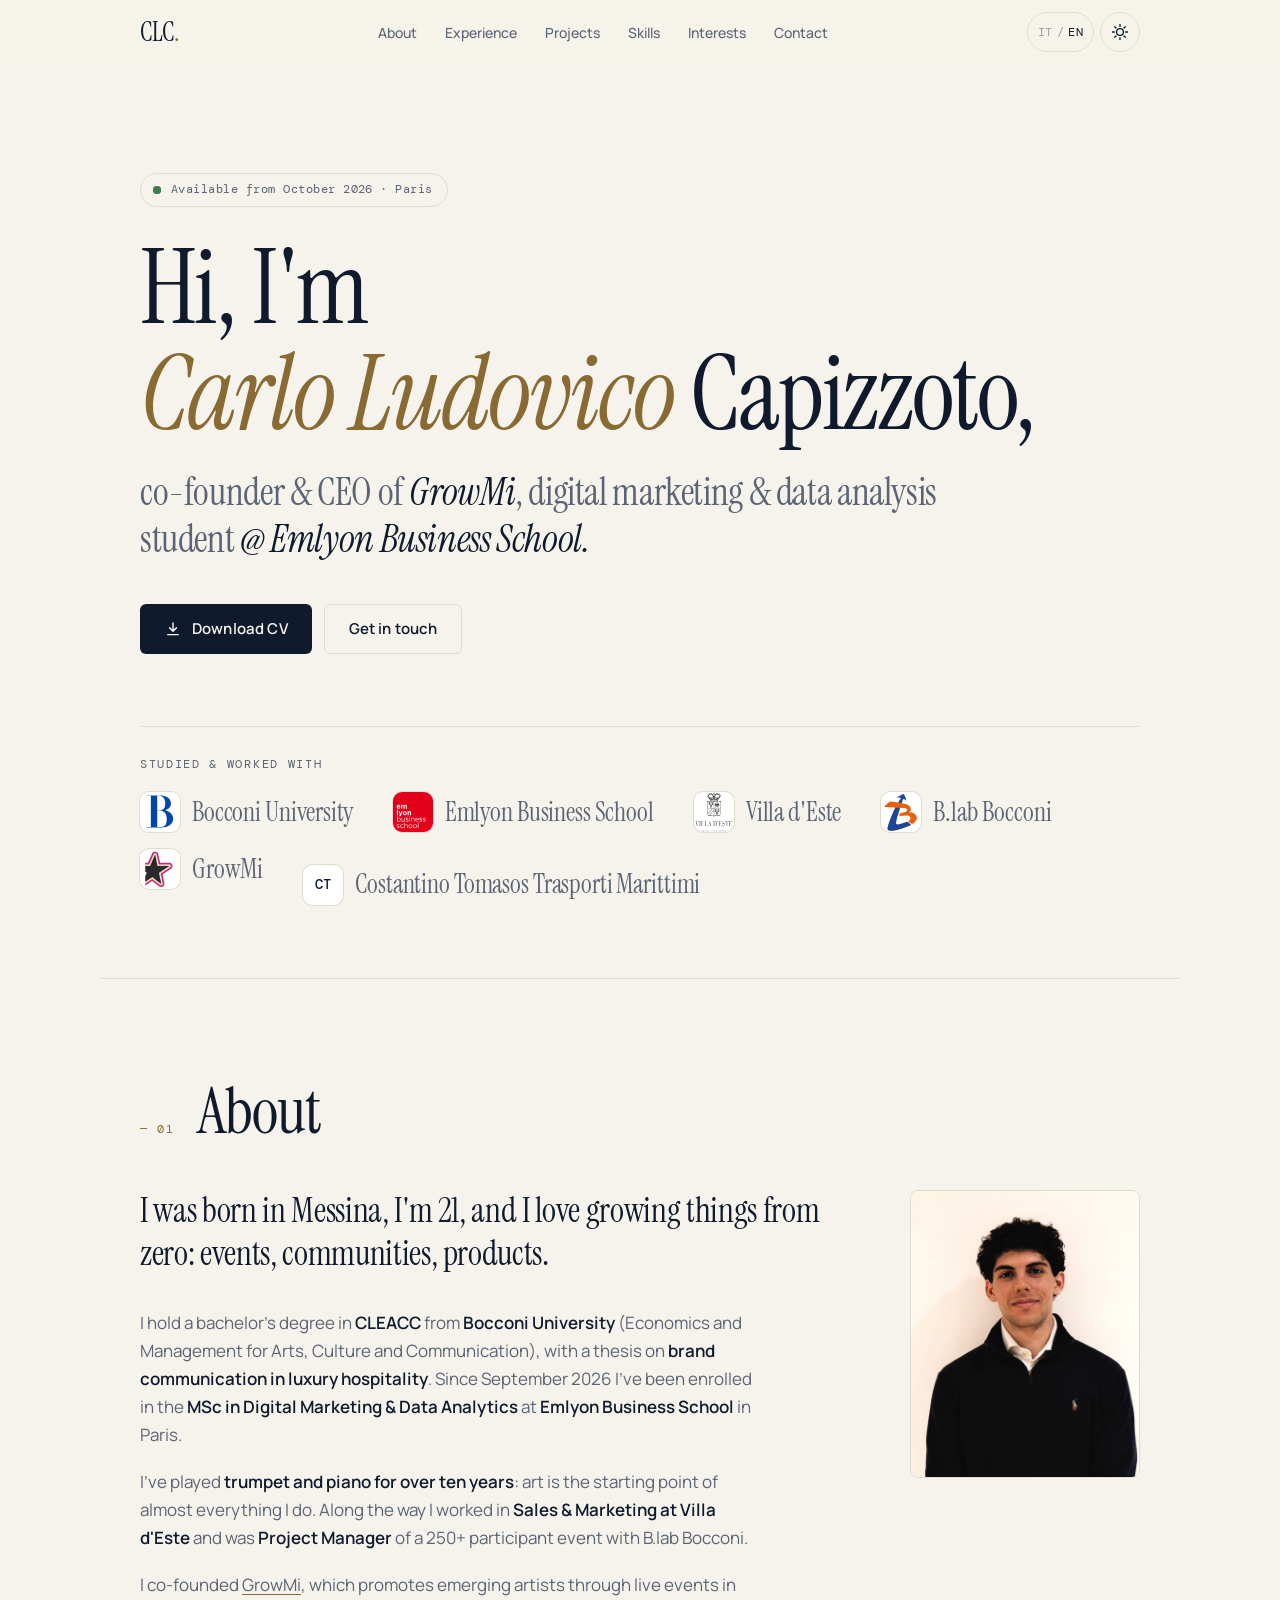
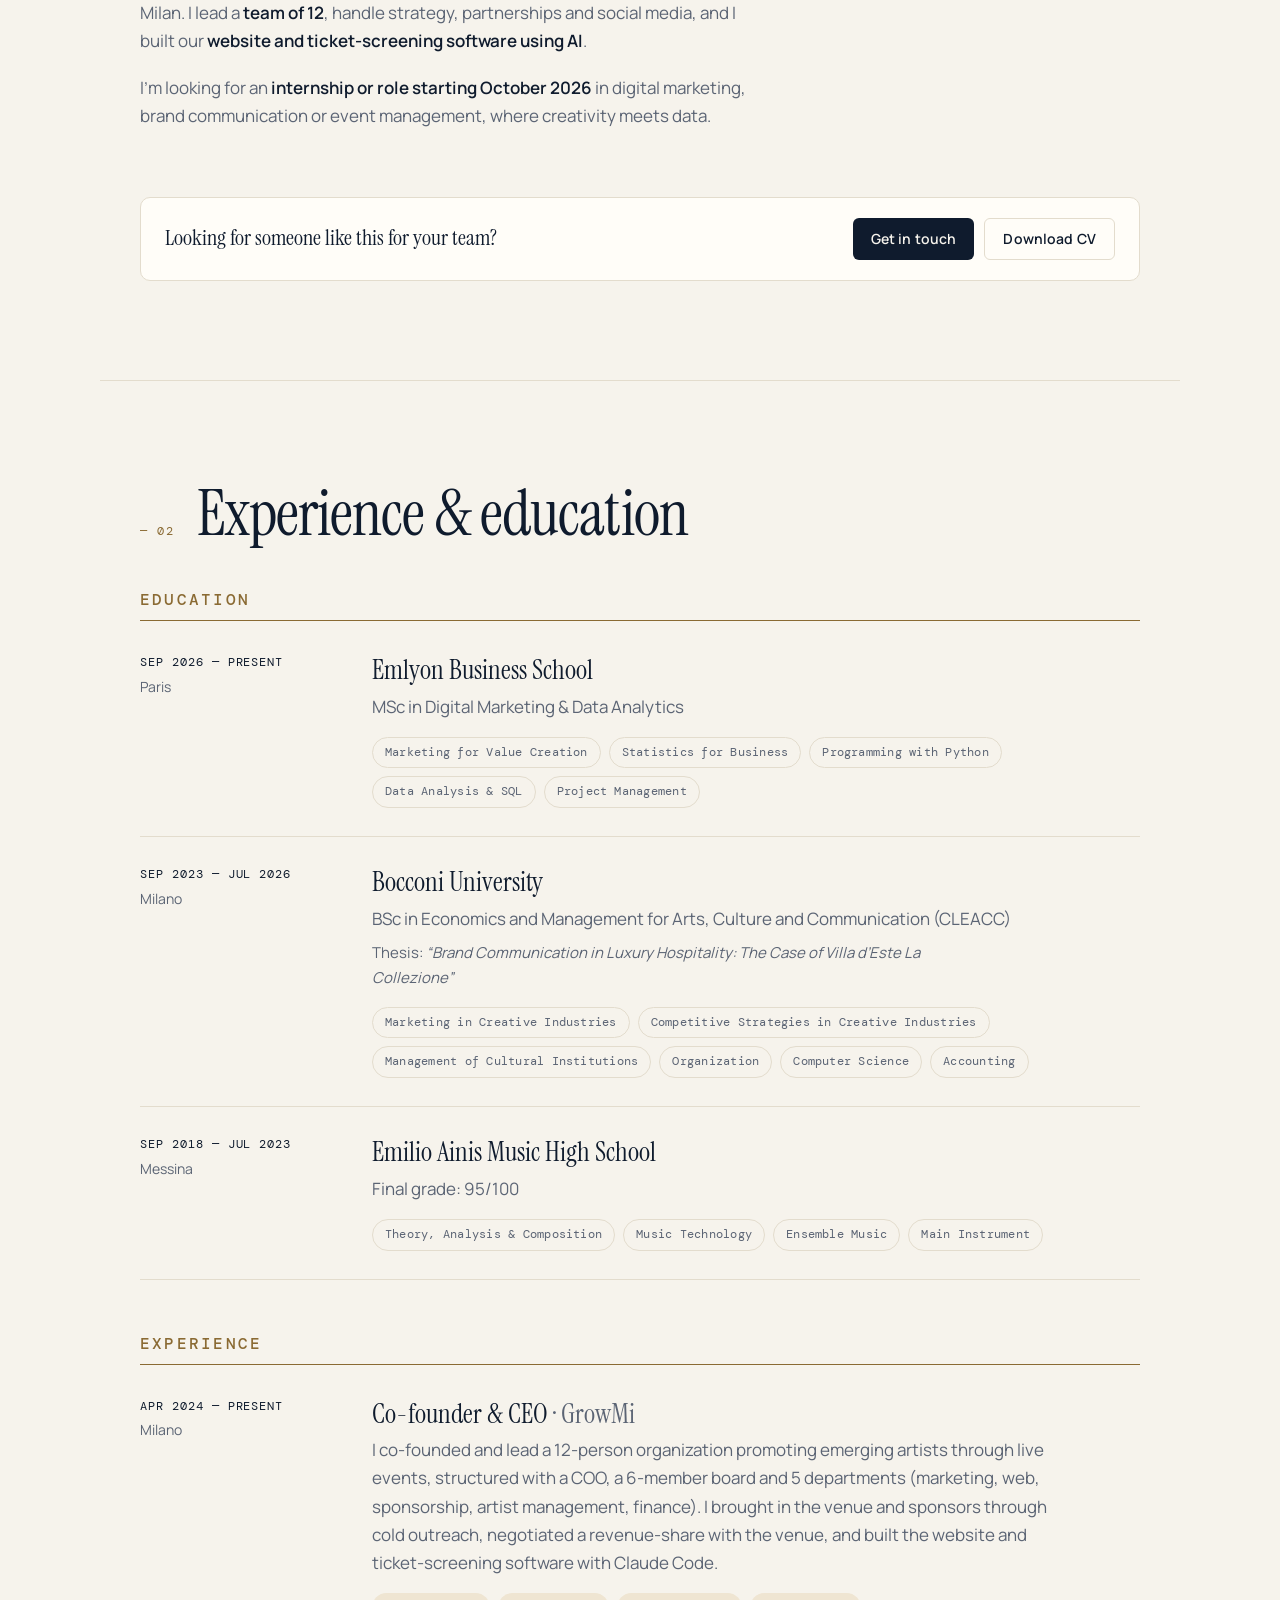
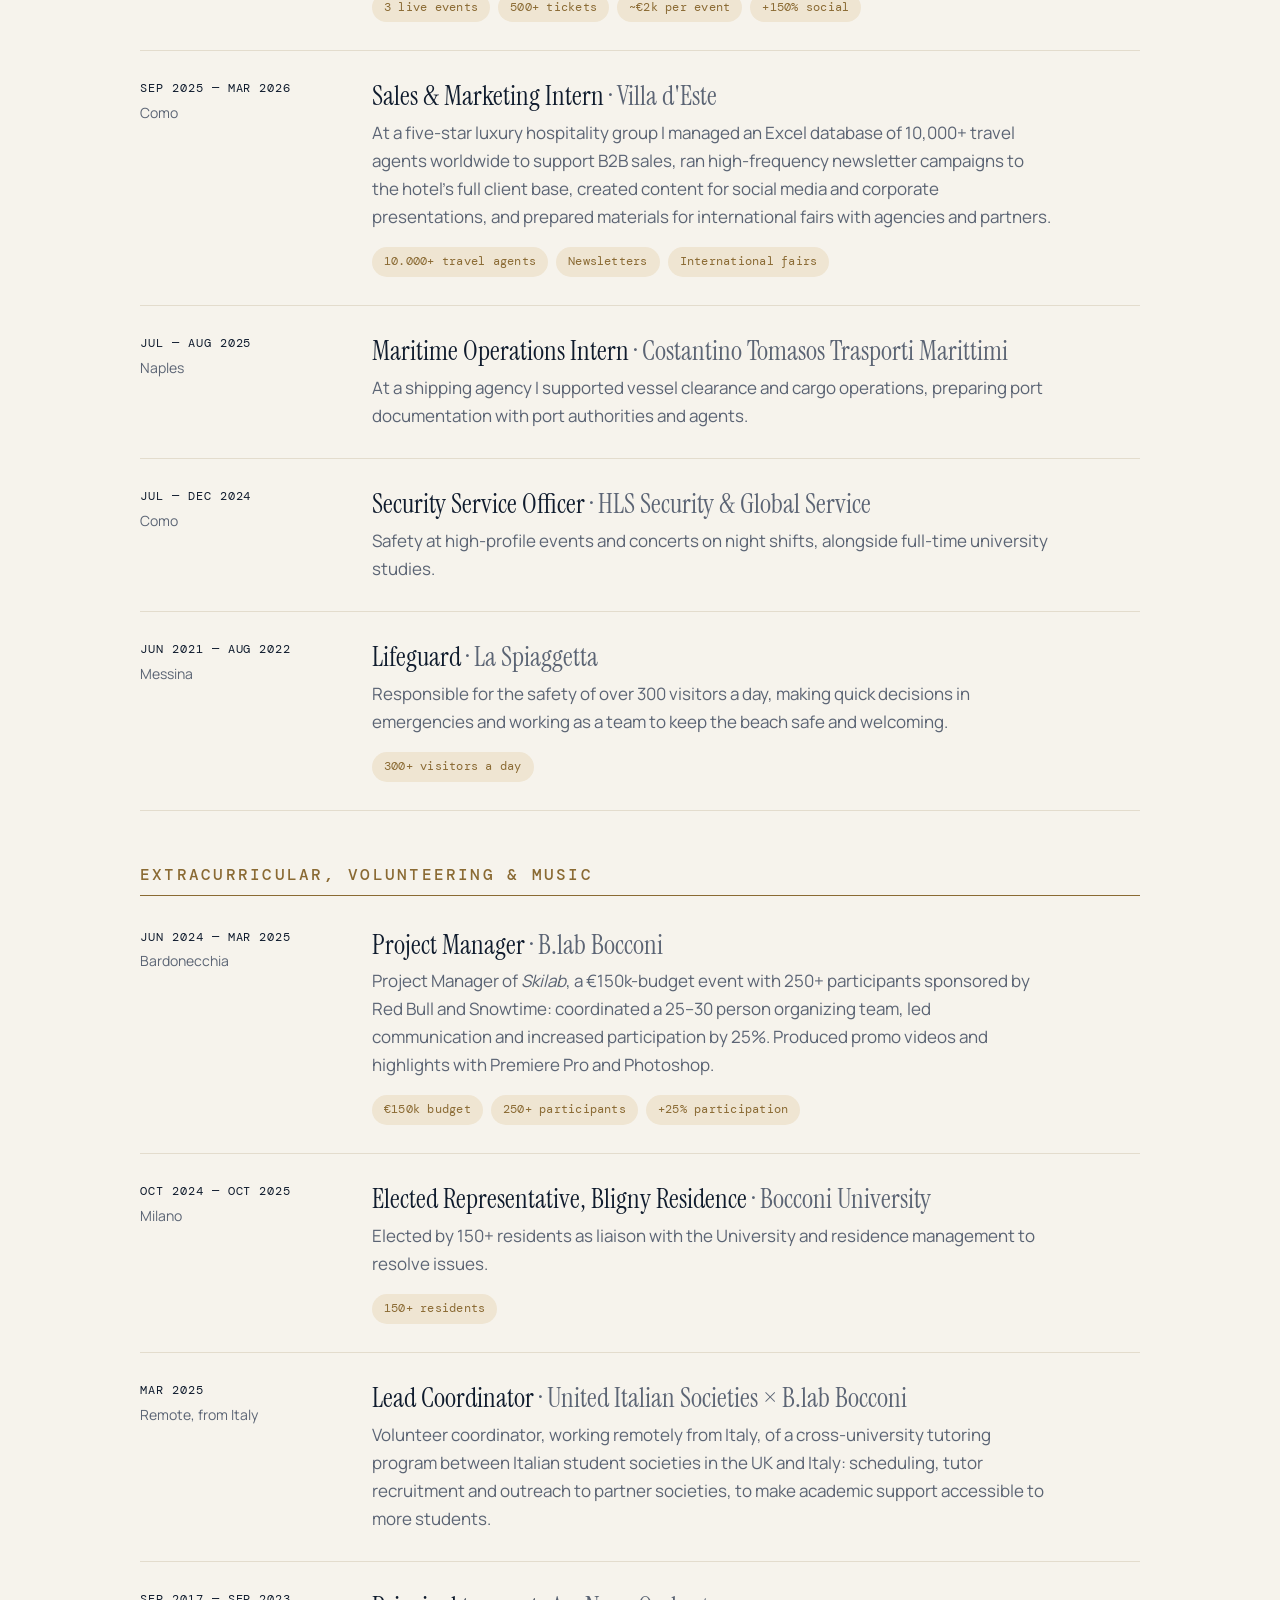
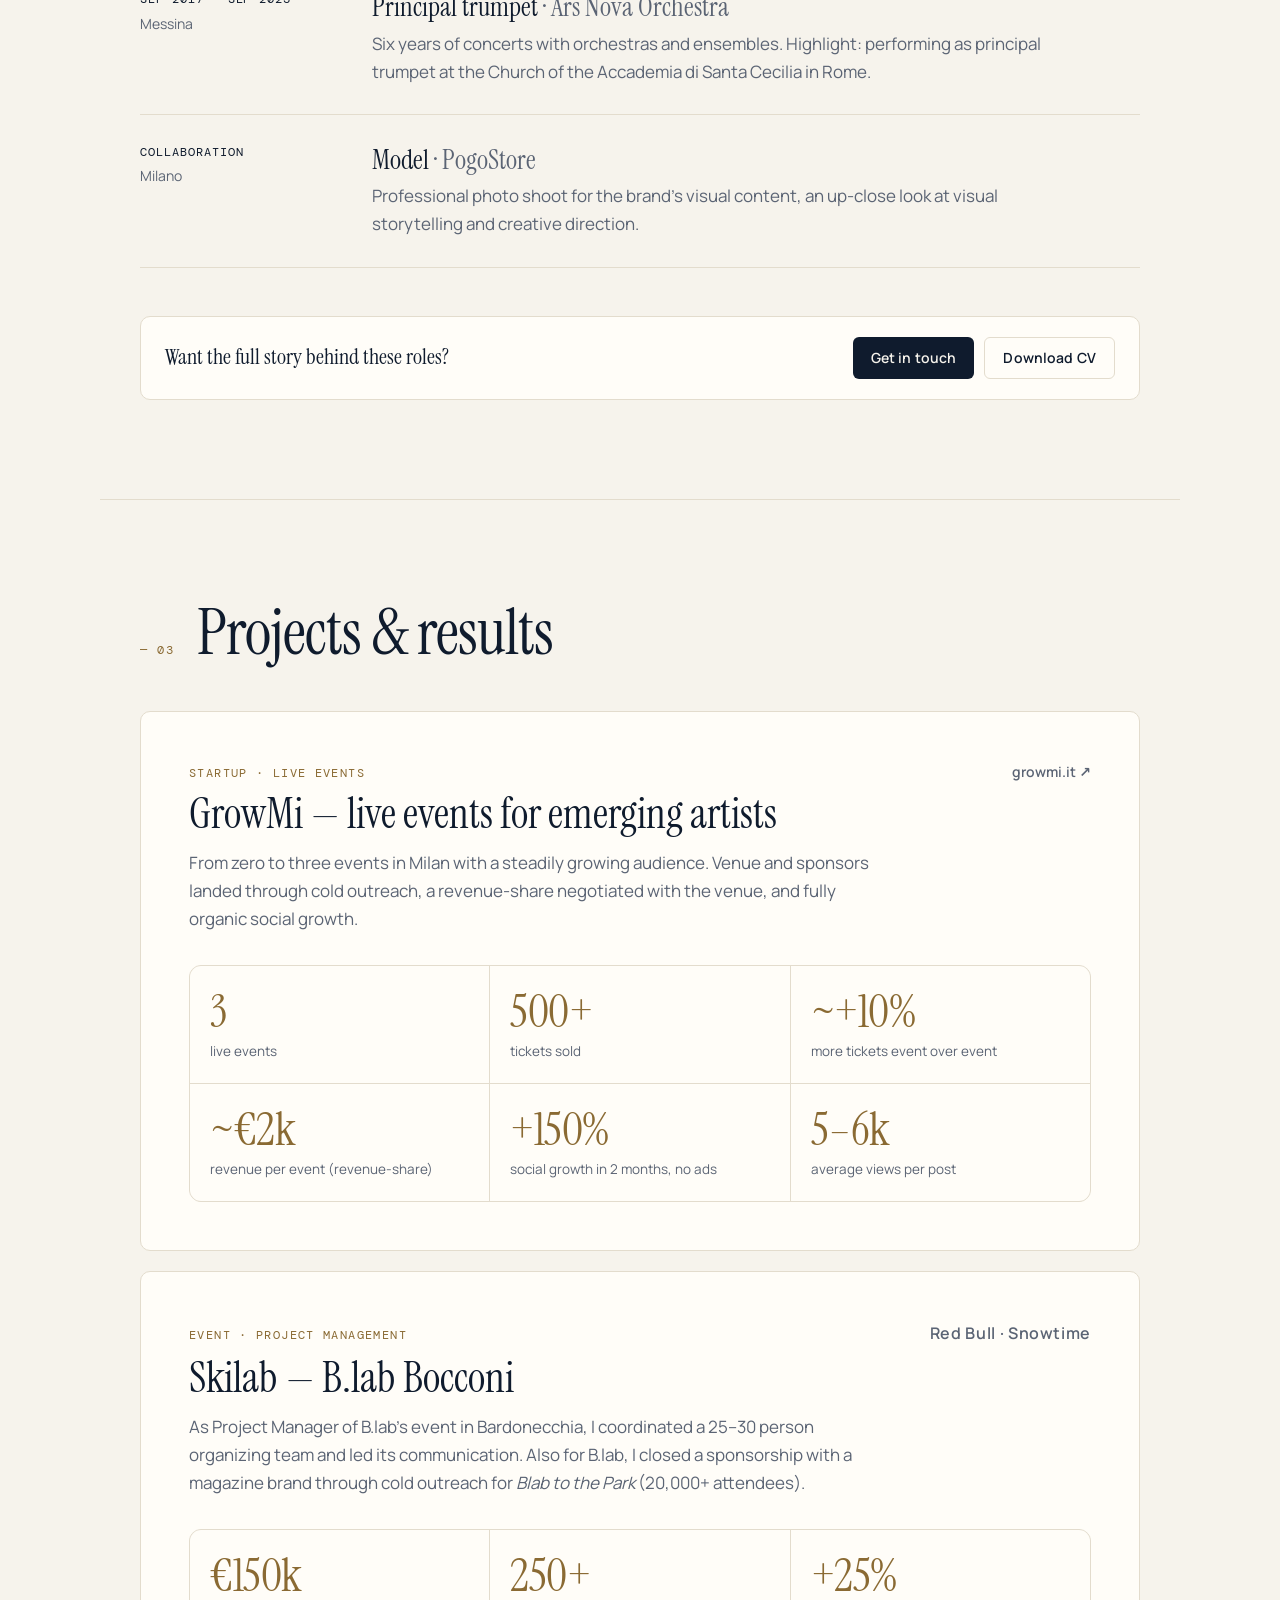
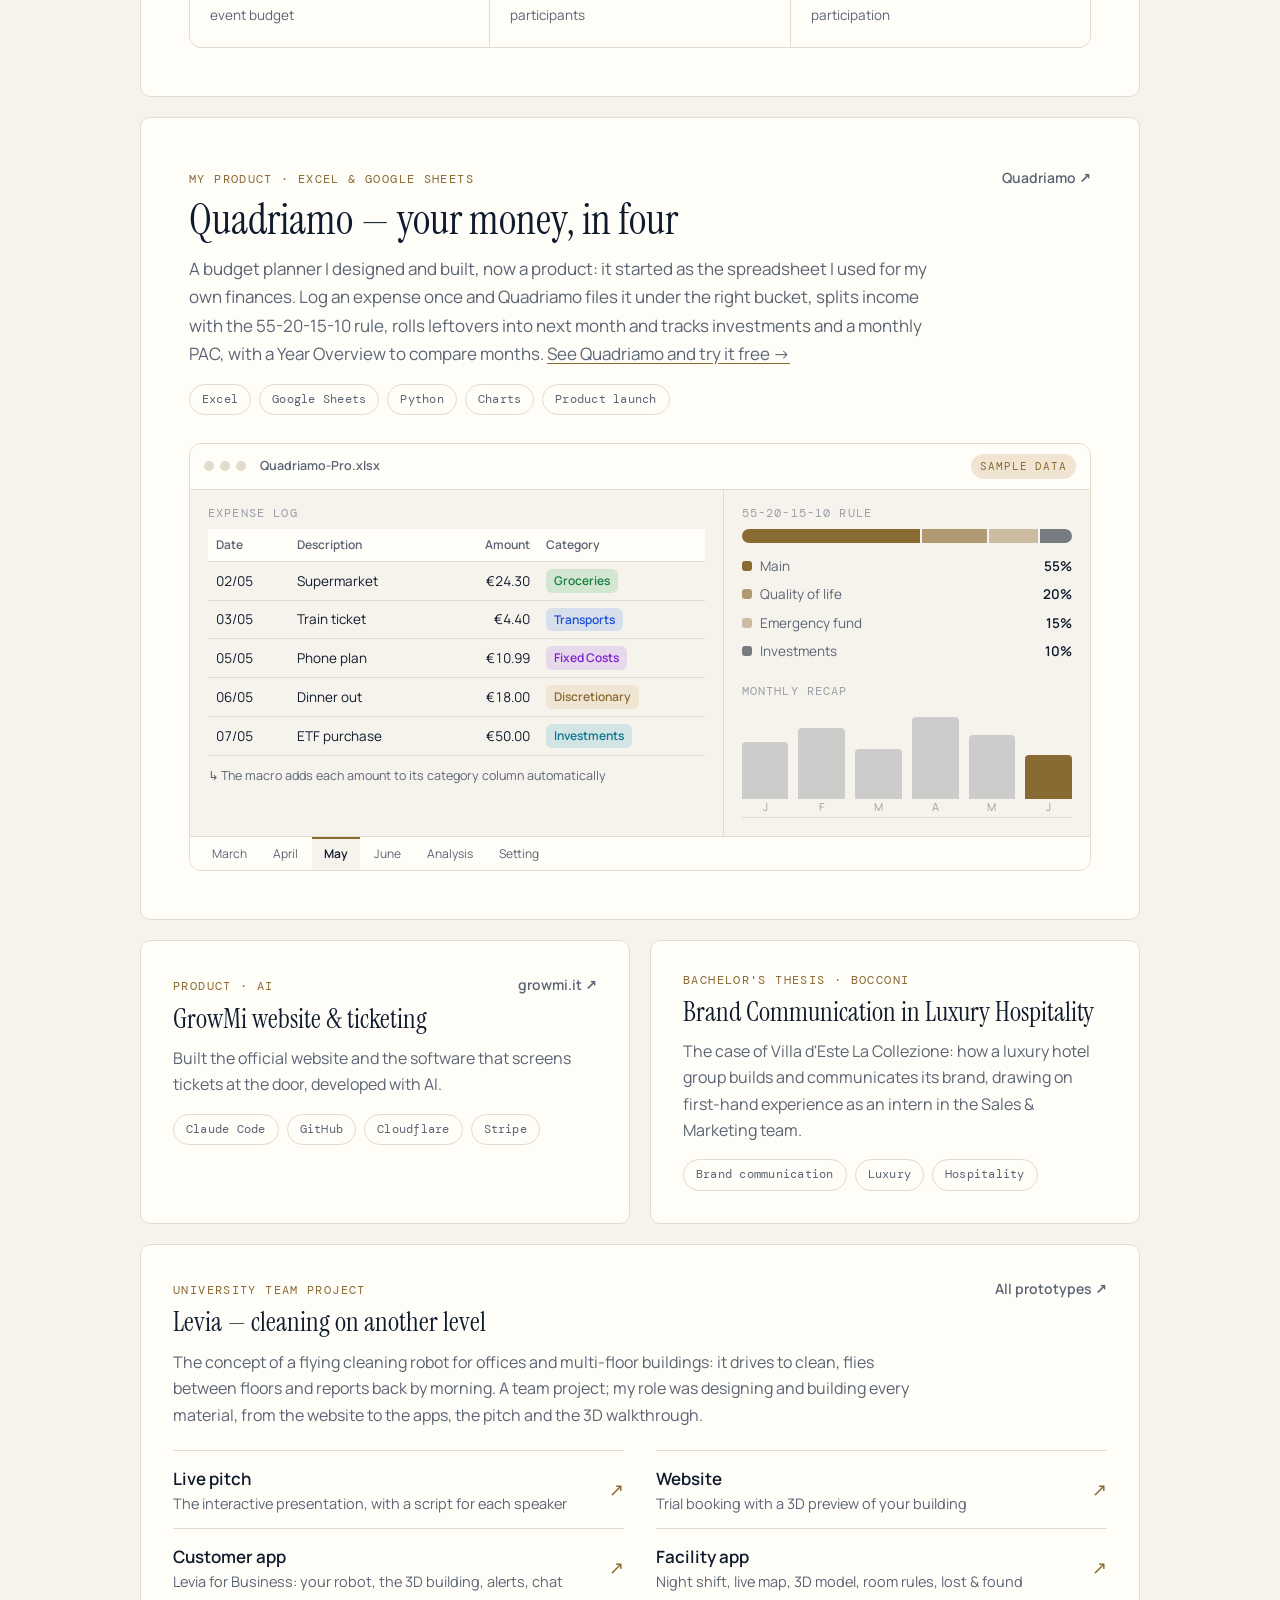
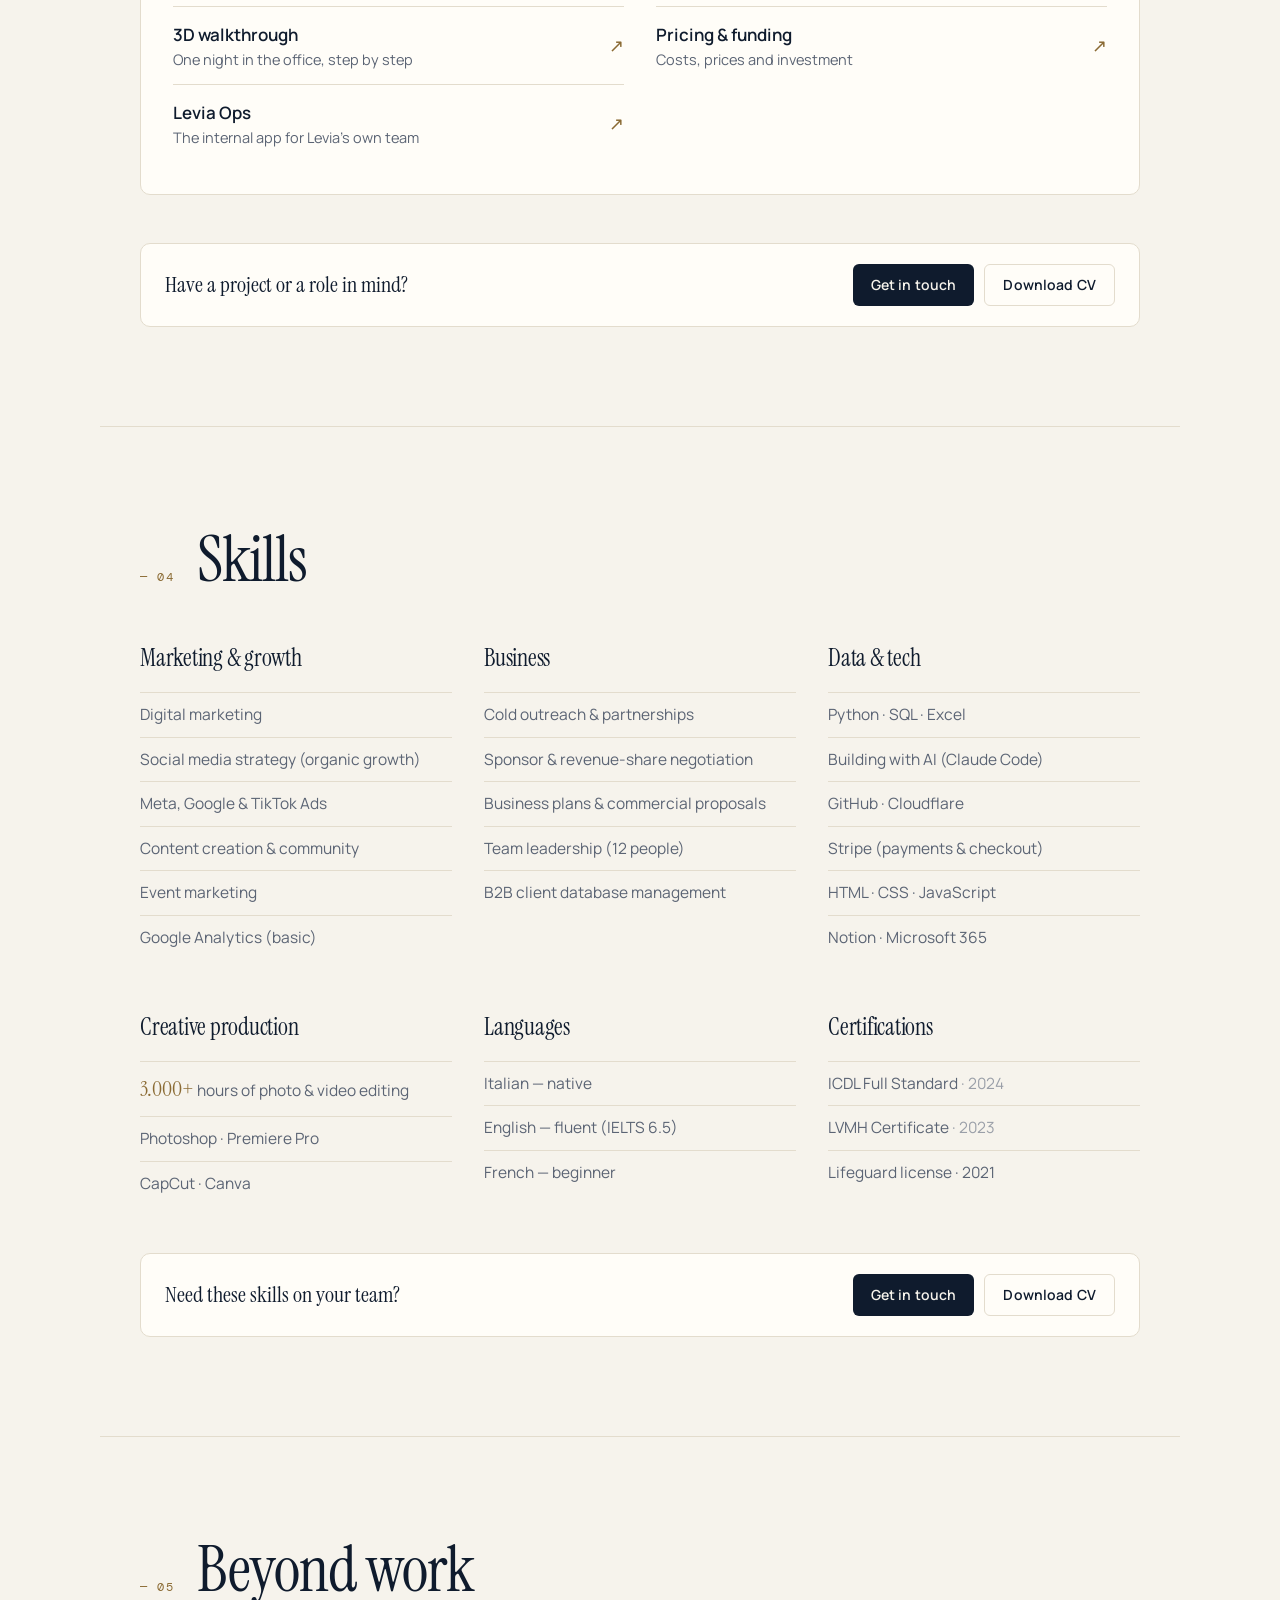
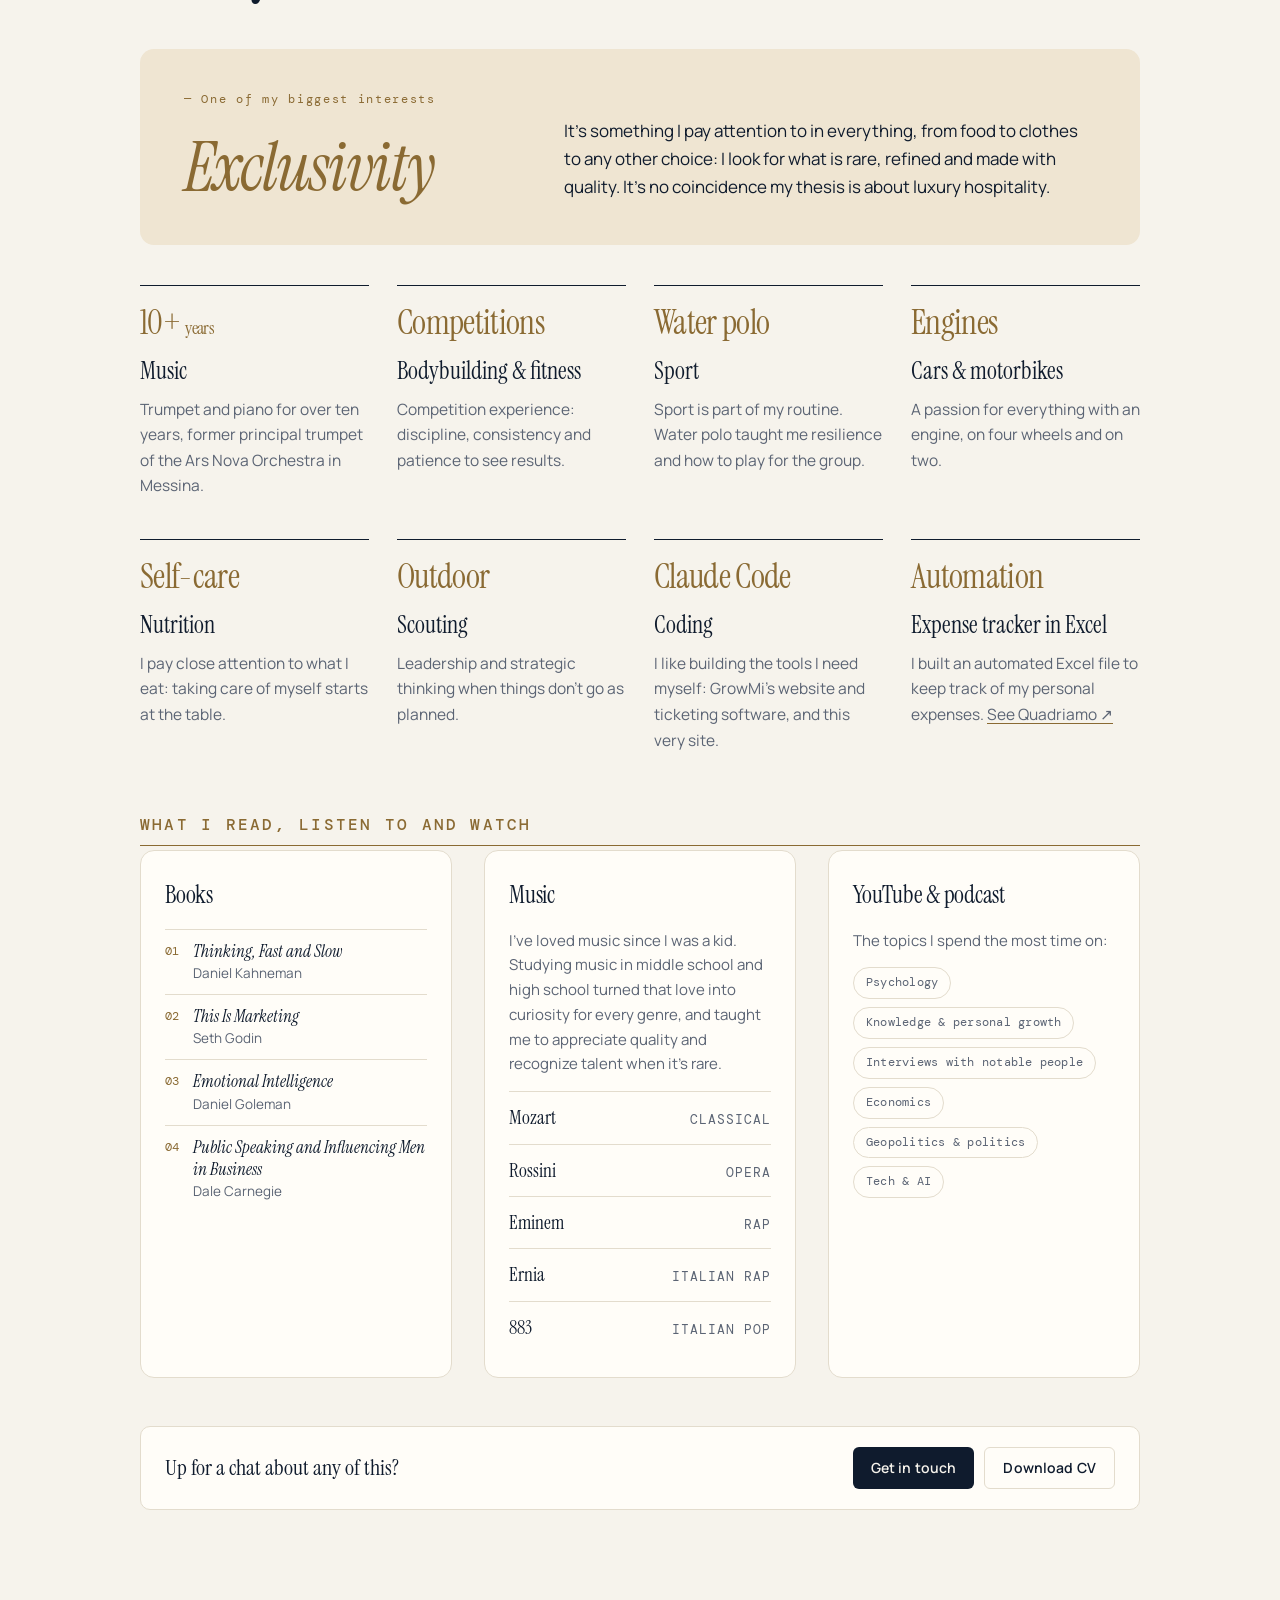
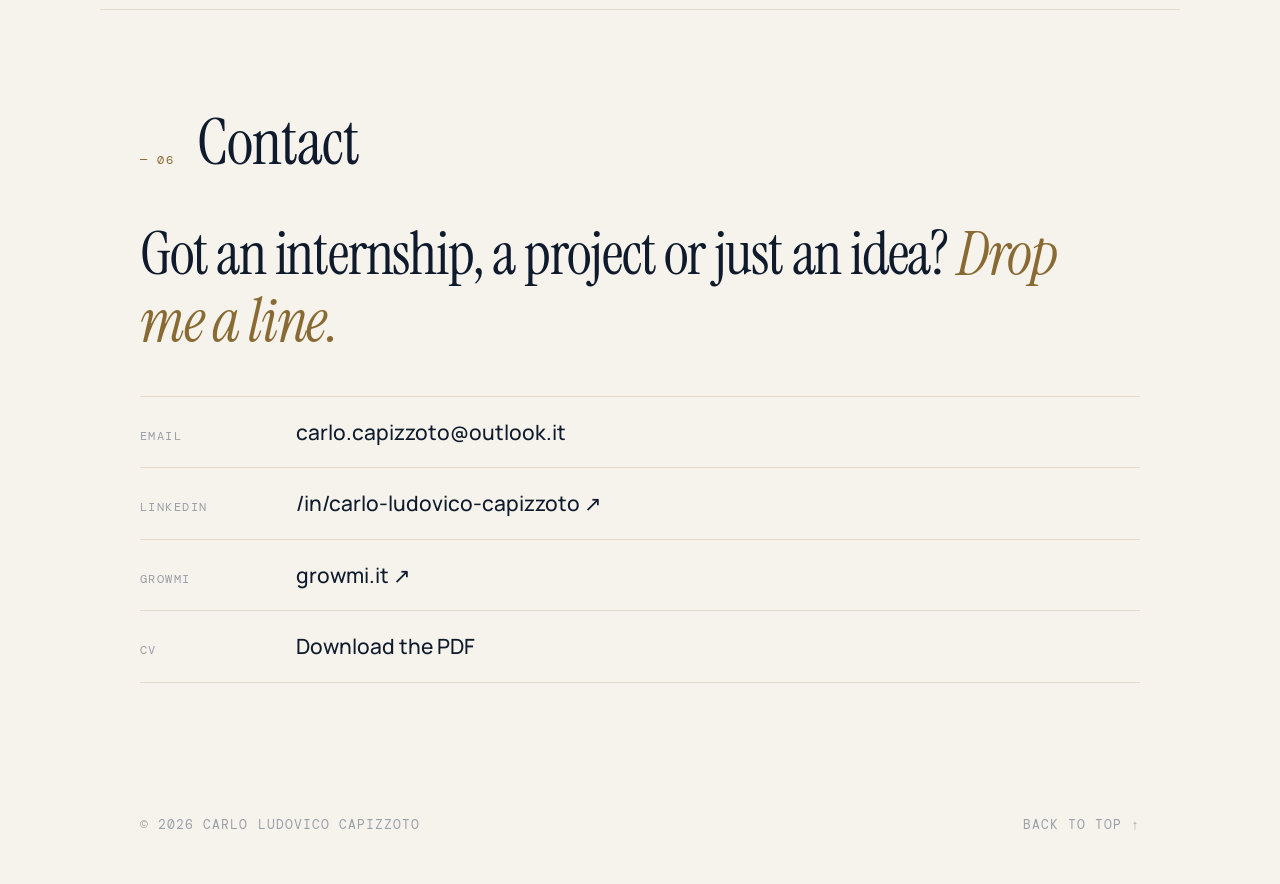
<file: index.html>
<!doctype html>
<html lang="en">
<head>
  <meta charset="utf-8">
  <meta name="viewport" content="width=device-width, initial-scale=1">
  <title>Carlo Ludovico Capizzoto — Resume & Portfolio</title>
  <meta name="description" content="Carlo Ludovico Capizzoto: co-founder &amp; CEO of GrowMi, Bocconi graduate (CLEACC), MSc in Digital Marketing &amp; Data Analytics student at Emlyon Business School. Digital marketing, brand communication, event management. Available from October 2026.">
  <meta name="author" content="Carlo Ludovico Capizzoto">
  <link rel="canonical" href="https://carloludovicocapizzoto.github.io/">

  <!-- Open Graph / social -->
  <meta property="og:type" content="profile">
  <meta property="og:title" content="Carlo Ludovico Capizzoto — Resume & Portfolio">
  <meta property="og:description" content="Co-founder &amp; CEO of GrowMi · Bocconi CLEACC · Emlyon Business School. 500+ tickets sold, +150% social growth in 2 months with zero ads.">
  <meta property="og:url" content="https://carloludovicocapizzoto.github.io/">
  <meta property="og:image" content="https://carloludovicocapizzoto.github.io/og-image.png">
  <meta property="og:image:width" content="1200">
  <meta property="og:image:height" content="630">
  <meta property="og:locale" content="en_US">
  <meta property="og:locale:alternate" content="it_IT">
  <meta property="profile:first_name" content="Carlo Ludovico">
  <meta property="profile:last_name" content="Capizzoto">
  <meta name="twitter:card" content="summary_large_image">
  <meta name="twitter:title" content="Carlo Ludovico Capizzoto — Resume & Portfolio">
  <meta name="twitter:description" content="Co-founder &amp; CEO of GrowMi · Bocconi CLEACC · Emlyon Business School.">
  <meta name="twitter:image" content="https://carloludovicocapizzoto.github.io/og-image.png">

  <meta name="theme-color" content="#f6f3ec" media="(prefers-color-scheme: light)">
  <meta name="theme-color" content="#0b1320" media="(prefers-color-scheme: dark)">
  <link rel="icon" href="favicon.svg" type="image/svg+xml">

  <!-- Applica il tema prima del render per evitare il flash -->
  <script>
    (function () {
      try {
        var t = localStorage.getItem('theme');
        if (t === 'light' || t === 'dark') document.documentElement.setAttribute('data-theme', t);
      } catch (e) {}
    })();
  </script>

  <link rel="preconnect" href="https://fonts.googleapis.com">
  <link rel="preconnect" href="https://fonts.gstatic.com" crossorigin>
  <link href="https://fonts.googleapis.com/css2?family=Instrument+Serif:ital@0;1&family=Manrope:wght@400;500;600;700&family=DM+Mono:wght@400;500&display=swap" rel="stylesheet">
  <link rel="stylesheet" href="styles.css?v=202610221034">

  <script type="application/ld+json">
  {
    "@context": "https://schema.org",
    "@type": "Person",
    "name": "Carlo Ludovico Capizzoto",
    "url": "https://carloludovicocapizzoto.github.io/",
    "email": "mailto:carlo.capizzoto@outlook.it",
    "jobTitle": "Co-founder & CEO",
    "worksFor": { "@type": "Organization", "name": "GrowMi", "url": "https://growmi.it" },
    "alumniOf": [
      { "@type": "CollegeOrUniversity", "name": "Università Bocconi" }
    ],
    "affiliation": { "@type": "CollegeOrUniversity", "name": "Emlyon Business School" },
    "homeLocation": { "@type": "Place", "name": "Messina, Italia" },
    "sameAs": [
      "https://www.linkedin.com/in/carlo-ludovico-capizzoto-74875328b",
      "https://growmi.it"
    ]
  }
  </script>
</head>
<body>
  <a class="skip-link" href="#main" data-i18n="skip">Skip to content</a>

  <header class="site-header">
    <nav class="nav container" aria-label="Main" data-i18n-aria="navLabel">
      <a class="nav-logo" href="#top" aria-label="Carlo Ludovico Capizzoto — back to top">CLC<span class="dot">.</span></a>
      <ul class="nav-links">
        <li><a href="#about" data-i18n="nav.about">About</a></li>
        <li><a href="#experience" data-i18n="nav.experience">Experience</a></li>
        <li><a href="#projects" data-i18n="nav.projects">Projects</a></li>
        <li><a href="#skills" data-i18n="nav.skills">Skills</a></li>
        <li><a href="#interests" data-i18n="nav.interests">Interests</a></li>
        <li><a href="#contact" data-i18n="nav.contact">Contact</a></li>
      </ul>
      <div class="nav-actions">
        <button class="icon-btn lang-btn" type="button" id="lang-toggle" aria-label="Passa all'italiano">
          <span class="lang-opt" data-lang="it">IT</span><span class="lang-sep" aria-hidden="true">/</span><span class="lang-opt" data-lang="en">EN</span>
        </button>
        <button class="icon-btn" type="button" id="theme-toggle" aria-label="Toggle light/dark theme">
          <svg class="icon-sun" viewBox="0 0 24 24" width="18" height="18" aria-hidden="true"><circle cx="12" cy="12" r="4.5" fill="none" stroke="currentColor" stroke-width="1.8"/><path d="M12 2v2.5M12 19.5V22M2 12h2.5M19.5 12H22M4.9 4.9l1.8 1.8M17.3 17.3l1.8 1.8M4.9 19.1l1.8-1.8M17.3 6.7l1.8-1.8" stroke="currentColor" stroke-width="1.8" stroke-linecap="round"/></svg>
          <svg class="icon-moon" viewBox="0 0 24 24" width="18" height="18" aria-hidden="true"><path d="M20 14.5A8 8 0 0 1 9.5 4a8 8 0 1 0 10.5 10.5Z" fill="none" stroke="currentColor" stroke-width="1.8" stroke-linejoin="round"/></svg>
        </button>
      </div>
    </nav>
  </header>

  <main id="main">
    <!-- HERO -->
    <section class="hero container" id="top">
      <p class="availability"><span class="pulse" aria-hidden="true"></span><span data-i18n="hero.available">Available from October 2026 · Paris</span></p>
      <h1 class="hero-title">
        <span class="hero-hi" data-i18n="hero.hi">Hi, I'm</span>
        <span class="hero-name"><em>Carlo Ludovico</em> Capizzoto,</span>
      </h1>
      <p class="hero-sub" data-i18n="hero.sub">co-founder &amp; CEO of <strong>GrowMi</strong>, digital marketing &amp; data analysis student <em>@ Emlyon Business School.</em></p>
      <div class="hero-cta">
        <a class="btn btn-primary" href="cv.pdf" download="Carlo-Ludovico-Capizzoto-CV.pdf">
          <svg viewBox="0 0 24 24" width="18" height="18" aria-hidden="true"><path d="M12 4v11m0 0-4.5-4.5M12 15l4.5-4.5M5 19.5h14" fill="none" stroke="currentColor" stroke-width="1.9" stroke-linecap="round" stroke-linejoin="round"/></svg>
          <span data-i18n="cta.cv">Download CV</span>
        </a>
        <a class="btn btn-ghost" href="#contact" data-i18n="cta.contact">Get in touch</a>
      </div>

      <div class="worked-with">
        <p class="worked-label" data-i18n="ww.label">Studied &amp; worked with</p>
        <ul class="worked-list">
          <li><span class="ww-logo"><img src="img/logos/bocconi.svg" alt="" width="40" height="40" loading="lazy"></span><span>Bocconi University</span></li>
          <li><span class="ww-logo"><img src="img/logos/emlyon.svg" alt="" width="40" height="40" loading="lazy"></span><span>Emlyon Business School</span></li>
          <li><span class="ww-logo"><img src="img/logos/villadeste.svg" alt="" width="40" height="40" loading="lazy"></span><span>Villa d'Este</span></li>
          <li><span class="ww-logo"><img src="img/logos/blab.png" alt="" width="40" height="40" loading="lazy"></span><span>B.lab Bocconi</span></li>
          <li><span class="ww-logo"><img src="img/logos/growmi.png" alt="" width="40" height="40" loading="lazy"></span><span>GrowMi</span></li>
          <li><span class="ww-logo ww-mono" aria-hidden="true">CT</span><span>Costantino Tomasos Trasporti Marittimi</span></li>
        </ul>
      </div>
    </section>

    <!-- ABOUT -->
    <section class="section container" id="about" aria-labelledby="about-title">
      <div class="section-head">
        <p class="eyebrow">01</p>
        <h2 id="about-title" data-i18n="about.title">About</h2>
      </div>
      <div class="about-grid">
        <div class="about-text">
          <p class="lead" data-i18n="about.lead">I was born in Messina, I'm 21, and I love growing things from zero: events, communities, products.</p>
          <p data-i18n="about.p1">I hold a bachelor's degree in <strong>CLEACC</strong> from <strong>Bocconi University</strong> (Economics and Management for Arts, Culture and Communication), with a thesis on <strong>brand communication in luxury hospitality</strong>. Since September 2026 I've been enrolled in the <strong>MSc in Digital Marketing &amp; Data Analytics</strong> at <strong>Emlyon Business School</strong> in Paris.</p>
          <p data-i18n="about.p1b">I've played <strong>trumpet and piano for over ten years</strong>: art is the starting point of almost everything I do. Along the way I worked in <strong>Sales &amp; Marketing at Villa d'Este</strong> and was <strong>Project Manager</strong> of a 250+ participant event with B.lab Bocconi.</p>
          <p data-i18n="about.p2">I co-founded <a href="https://growmi.it" target="_blank" rel="noopener">GrowMi</a>, which promotes emerging artists through live events in Milan. I lead a <strong>team of 12</strong>, handle strategy, partnerships and social media, and I built our <strong>website and ticket-screening software using AI</strong>.</p>
          <p data-i18n="about.p3">I'm looking for an <strong>internship or role starting October 2026</strong> in digital marketing, brand communication or event management, where creativity meets data.</p>
        </div>
        <figure class="about-photo">
          <img src="photo.jpg" alt="Photo of Carlo Ludovico Capizzoto" data-i18n-alt="about.photoAlt" width="480" height="600" loading="lazy" onerror="this.onerror=null;this.src='photo-placeholder.svg'">
        </figure>
      </div>
      <div class="section-cta">
        <p data-i18n="cta.about">Looking for someone like this for your team?</p>
        <div class="section-cta-actions">
          <a class="btn btn-primary btn-sm" href="#contact" data-i18n="cta.talk">Get in touch</a>
          <a class="btn btn-ghost btn-sm" href="cv.pdf" download="Carlo-Ludovico-Capizzoto-CV.pdf" data-i18n="cta.cvshort">Download CV</a>
        </div>
      </div>
    </section>

    <!-- EXPERIENCE -->
    <section class="section container" id="experience" aria-labelledby="exp-title">
      <div class="section-head">
        <p class="eyebrow">02</p>
        <h2 id="exp-title" data-i18n="exp.title">Experience &amp; education</h2>
      </div>

      <div class="timeline-group">
        <h3 class="timeline-label" data-i18n="exp.edu">Education</h3>
        <ol class="timeline">
          <li class="tl-item">
            <div class="tl-meta">
              <span class="tl-date" data-i18n="edu.emlyon.date">Sep 2026 — present</span>
              <span class="tl-place" data-i18n="edu.emlyon.place">Paris</span>
            </div>
            <div class="tl-body">
              <h4>Emlyon Business School</h4>
              <p>MSc in Digital Marketing &amp; Data Analytics</p>
              <ul class="chips chips-plain">
                <li>Marketing for Value Creation</li><li>Statistics for Business</li><li>Programming with Python</li><li>Data Analysis &amp; SQL</li><li>Project Management</li>
              </ul>
            </div>
          </li>
          <li class="tl-item">
            <div class="tl-meta">
              <span class="tl-date" data-i18n="edu.bocconi.date">Sep 2023 — Jul 2026</span>
              <span class="tl-place">Milano</span>
            </div>
            <div class="tl-body">
              <h4 data-i18n="edu.bocconi.name">Bocconi University</h4>
              <p>BSc in Economics and Management for Arts, Culture and Communication (CLEACC)</p>
              <p class="thesis"><span data-i18n="edu.thesis">Thesis:</span> <em>“Brand Communication in Luxury Hospitality: The Case of Villa d’Este La Collezione”</em></p>
              <ul class="chips chips-plain">
                <li>Marketing in Creative Industries</li><li>Competitive Strategies in Creative Industries</li><li>Management of Cultural Institutions</li><li>Organization</li><li>Computer Science</li><li>Accounting</li>
              </ul>
            </div>
          </li>
          <li class="tl-item">
            <div class="tl-meta">
              <span class="tl-date" data-i18n="edu.ainis.date">Sep 2018 — Jul 2023</span>
              <span class="tl-place">Messina</span>
            </div>
            <div class="tl-body">
              <h4 data-i18n="edu.ainis.name">Emilio Ainis Music High School</h4>
              <p data-i18n="edu.ainis.desc">Final grade: 95/100</p>
              <ul class="chips chips-plain">
                <li data-i18n="edu.ainis.c1">Theory, Analysis &amp; Composition</li><li data-i18n="edu.ainis.c2">Music Technology</li><li data-i18n="edu.ainis.c3">Ensemble Music</li><li data-i18n="edu.ainis.c4">Main Instrument</li>
              </ul>
            </div>
          </li>
        </ol>
      </div>

      <div class="timeline-group">
        <h3 class="timeline-label" data-i18n="exp.work">Experience</h3>
        <ol class="timeline">
          <li class="tl-item">
            <div class="tl-meta">
              <span class="tl-date" data-i18n="exp.growmi.date">Apr 2024 — present</span>
              <span class="tl-place">Milano</span>
            </div>
            <div class="tl-body">
              <h4>Co-founder &amp; CEO <span class="at">· GrowMi</span></h4>
              <p data-i18n="exp.growmi.desc">I co-founded and lead a 12-person organization promoting emerging artists through live events, structured with a COO, a 6-member board and 5 departments (marketing, web, sponsorship, artist management, finance). I brought in the venue and sponsors through cold outreach, negotiated a revenue-share with the venue, and built the website and ticket-screening software with Claude Code.</p>
              <ul class="chips">
                <li>3 <span data-i18n="chip.events">live events</span></li>
                <li>500+ <span data-i18n="chip.tickets">tickets</span></li>
                <li>~€2k <span data-i18n="chip.perEvent">per event</span></li>
                <li>+150% social</li>
              </ul>
            </div>
          </li>
          <li class="tl-item">
            <div class="tl-meta">
              <span class="tl-date" data-i18n="exp.vde.date">Sep 2025 — Mar 2026</span>
              <span class="tl-place">Como</span>
            </div>
            <div class="tl-body">
              <h4>Sales &amp; Marketing Intern <span class="at">· Villa d'Este</span></h4>
              <p data-i18n="exp.vde.desc">At a five-star luxury hospitality group I managed an Excel database of 10,000+ travel agents worldwide to support B2B sales, ran high-frequency newsletter campaigns to the hotel's full client base, created content for social media and corporate presentations, and prepared materials for international fairs with agencies and partners.</p>
              <ul class="chips">
                <li>10.000+ <span data-i18n="chip.agents">travel agents</span></li>
                <li data-i18n="chip.newsletter">Newsletters</li>
                <li data-i18n="chip.fairs">International fairs</li>
              </ul>
            </div>
          </li>
          <li class="tl-item">
            <div class="tl-meta">
              <span class="tl-date" data-i18n="exp.ctm.date">Jul — Aug 2025</span>
              <span class="tl-place" data-i18n="exp.ctm.place">Naples</span>
            </div>
            <div class="tl-body">
              <h4>Maritime Operations Intern <span class="at">· Costantino Tomasos Trasporti Marittimi</span></h4>
              <p data-i18n="exp.ctm.desc">At a shipping agency I supported vessel clearance and cargo operations, preparing port documentation with port authorities and agents.</p>
            </div>
          </li>
          <li class="tl-item">
            <div class="tl-meta">
              <span class="tl-date" data-i18n="exp.sec.date">Jul — Dec 2024</span>
              <span class="tl-place">Como</span>
            </div>
            <div class="tl-body">
              <h4>Security Service Officer <span class="at">· HLS Security &amp; Global Service</span></h4>
              <p data-i18n="exp.sec.desc">Safety at high-profile events and concerts on night shifts, alongside full-time university studies.</p>
            </div>
          </li>
          <li class="tl-item">
            <div class="tl-meta">
              <span class="tl-date" data-i18n="exp.lg.date">Jun 2021 — Aug 2022</span>
              <span class="tl-place">Messina</span>
            </div>
            <div class="tl-body">
              <h4><span data-i18n="exp.lg.role">Lifeguard</span> <span class="at">· La Spiaggetta</span></h4>
              <p data-i18n="exp.lg.desc">Responsible for the safety of over 300 visitors a day, making quick decisions in emergencies and working as a team to keep the beach safe and welcoming.</p>
              <ul class="chips">
                <li>300+ <span data-i18n="chip.daily">visitors a day</span></li>
              </ul>
            </div>
          </li>
        </ol>
      </div>

      <div class="timeline-group">
        <h3 class="timeline-label" data-i18n="exp.extra">Extracurricular, volunteering &amp; music</h3>
        <ol class="timeline">
          <li class="tl-item">
            <div class="tl-meta">
              <span class="tl-date" data-i18n="exp.blab.date">Jun 2024 — Mar 2025</span>
              <span class="tl-place">Bardonecchia</span>
            </div>
            <div class="tl-body">
              <h4><span data-i18n="exp.blab.role">Project Manager</span> <span class="at">· B.lab Bocconi</span></h4>
              <p data-i18n="exp.blab.desc">Project Manager of <em>Skilab</em>, a €150k-budget event with 250+ participants sponsored by Red Bull and Snowtime: coordinated a 25–30 person organizing team, led communication and increased participation by 25%. Produced promo videos and highlights with Premiere Pro and Photoshop.</p>
              <ul class="chips">
                <li>€150k budget</li>
                <li>250+ <span data-i18n="chip.participants">participants</span></li>
                <li>+25% <span data-i18n="chip.participation">participation</span></li>
              </ul>
            </div>
          </li>
          <li class="tl-item">
            <div class="tl-meta">
              <span class="tl-date" data-i18n="exp.rep.date">Oct 2024 — Oct 2025</span>
              <span class="tl-place">Milano</span>
            </div>
            <div class="tl-body">
              <h4><span data-i18n="exp.rep.role">Elected Representative, Bligny Residence</span> <span class="at">· <span data-i18n="edu.bocconi.name">Bocconi University</span></span></h4>
              <p data-i18n="exp.rep.desc">Elected by 150+ residents as liaison with the University and residence management to resolve issues.</p>
              <ul class="chips">
                <li>150+ <span data-i18n="chip.residents">residents</span></li>
              </ul>
            </div>
          </li>
          <li class="tl-item">
            <div class="tl-meta">
              <span class="tl-date" data-i18n="exp.uis.date">Mar 2025</span>
              <span class="tl-place" data-i18n="exp.uis.place">Remote, from Italy</span>
            </div>
            <div class="tl-body">
              <h4>Lead Coordinator <span class="at">· United Italian Societies × B.lab Bocconi</span></h4>
              <p data-i18n="exp.uis.desc">Volunteer coordinator, working remotely from Italy, of a cross-university tutoring program between Italian student societies in the UK and Italy: scheduling, tutor recruitment and outreach to partner societies, to make academic support accessible to more students.</p>
            </div>
          </li>
          <li class="tl-item">
            <div class="tl-meta">
              <span class="tl-date" data-i18n="exp.ars.date">Sep 2017 — Sep 2023</span>
              <span class="tl-place">Messina</span>
            </div>
            <div class="tl-body">
              <h4><span data-i18n="exp.ars.role">Principal trumpet</span> <span class="at">· Ars Nova Orchestra</span></h4>
              <p data-i18n="exp.ars.desc">Six years of concerts with orchestras and ensembles. Highlight: performing as principal trumpet at the Church of the Accademia di Santa Cecilia in Rome.</p>
            </div>
          </li>
          <li class="tl-item">
            <div class="tl-meta">
              <span class="tl-date" data-i18n="exp.pogo.date">Collaboration</span>
              <span class="tl-place">Milano</span>
            </div>
            <div class="tl-body">
              <h4><span data-i18n="exp.pogo.role">Model</span> <span class="at">· PogoStore</span></h4>
              <p data-i18n="exp.pogo.desc">Professional photo shoot for the brand's visual content, an up-close look at visual storytelling and creative direction.</p>
            </div>
          </li>
        </ol>
      </div>
      <div class="section-cta">
        <p data-i18n="cta.exp">Want the full story behind these roles?</p>
        <div class="section-cta-actions">
          <a class="btn btn-primary btn-sm" href="#contact" data-i18n="cta.talk">Get in touch</a>
          <a class="btn btn-ghost btn-sm" href="cv.pdf" download="Carlo-Ludovico-Capizzoto-CV.pdf" data-i18n="cta.cvshort">Download CV</a>
        </div>
      </div>
    </section>

    <!-- PROJECTS -->
    <section class="section container" id="projects" aria-labelledby="proj-title">
      <div class="section-head">
        <p class="eyebrow">03</p>
        <h2 id="proj-title" data-i18n="proj.title">Projects &amp; results</h2>
      </div>

      <article class="card card-feature">
        <div class="card-top">
          <p class="card-tag" data-i18n="proj.growmi.tag">Startup · Live events</p>
          <a class="card-link" href="https://growmi.it" target="_blank" rel="noopener">growmi.it <span aria-hidden="true">↗</span></a>
        </div>
        <h3 data-i18n="proj.growmi.title">GrowMi — live events for emerging artists</h3>
        <p data-i18n="proj.growmi.desc">From zero to three events in Milan with a steadily growing audience. Venue and sponsors landed through cold outreach, a revenue-share negotiated with the venue, and fully organic social growth.</p>
        <dl class="metrics">
          <div class="metric"><dt data-i18n="m.events">live events</dt><dd>3</dd></div>
          <div class="metric"><dt data-i18n="m.tickets">tickets sold</dt><dd>500+</dd></div>
          <div class="metric"><dt data-i18n="m.growth">more tickets event over event</dt><dd>~+10%</dd></div>
          <div class="metric"><dt data-i18n="m.revenue">revenue per event (revenue-share)</dt><dd>~€2k</dd></div>
          <div class="metric"><dt data-i18n="m.social">social growth in 2 months, no ads</dt><dd>+150%</dd></div>
          <div class="metric"><dt data-i18n="m.views">average views per post</dt><dd>5–6k</dd></div>
        </dl>
      </article>

      <article class="card card-feature card-feature-2">
        <div class="card-top">
          <p class="card-tag" data-i18n="proj.skilab.tag">Event · Project management</p>
          <p class="card-sponsors">Red Bull · Snowtime</p>
        </div>
        <h3 data-i18n="proj.skilab.title">Skilab — B.lab Bocconi</h3>
        <p data-i18n="proj.skilab.desc">As Project Manager of B.lab's event in Bardonecchia, I coordinated a 25–30 person organizing team and led its communication. Also for B.lab, I closed a sponsorship with a magazine brand through cold outreach for <em>Blab to the Park</em> (20,000+ attendees).</p>
        <dl class="metrics">
          <div class="metric"><dt data-i18n="m.budget">event budget</dt><dd>€150k</dd></div>
          <div class="metric"><dt data-i18n="m.participants">participants</dt><dd>250+</dd></div>
          <div class="metric"><dt data-i18n="m.participation">participation</dt><dd>+25%</dd></div>
        </dl>
      </article>

      <article class="card card-feature card-excel">
        <div class="card-top">
          <p class="card-tag" data-i18n="proj.xl.tag">My product · Excel &amp; Google Sheets</p>
          <a class="card-link" href="quadriamo/">Quadriamo <span aria-hidden="true">↗</span></a>
        </div>
        <h3 data-i18n="proj.xl.title">Quadriamo — your money, in four</h3>
        <p data-i18n="proj.xl.desc">A budget planner I designed and built, now a product: it started as the spreadsheet I used for my own finances. Log an expense once and Quadriamo files it under the right bucket, splits income with the 55-20-15-10 rule, rolls leftovers into next month and tracks investments and a monthly PAC, with a Year Overview to compare months. <a href="quadriamo/">See Quadriamo and try it free →</a></p>
        <ul class="chips chips-plain">
          <li>Excel</li><li>Google Sheets</li><li>Python</li><li data-i18n="chip.charts">Charts</li><li data-i18n="chip.product">Product launch</li>
        </ul>

        <figure class="xl" aria-label="Preview of the workbook with sample data" data-i18n-aria="xl.label">
          <div class="xl-bar">
            <span class="xl-dot"></span><span class="xl-dot"></span><span class="xl-dot"></span>
            <span class="xl-file">Quadriamo-Pro.xlsx</span>
            <span class="xl-sample" data-i18n="xl.sample">Sample data</span>
          </div>
          <div class="xl-body">
            <div class="xl-pane xl-log">
              <p class="xl-pane-title" data-i18n="xl.log">Expense log</p>
              <table>
                <thead><tr><th data-i18n="xl.date">Date</th><th data-i18n="xl.desc">Description</th><th class="num" data-i18n="xl.amount">Amount</th><th data-i18n="xl.cat">Category</th></tr></thead>
                <tbody>
                  <tr><td>02/05</td><td data-i18n="xl.r1">Supermarket</td><td class="num">€24.30</td><td><span class="xl-tag t-groc">Groceries</span></td></tr>
                  <tr><td>03/05</td><td data-i18n="xl.r2">Train ticket</td><td class="num">€4.40</td><td><span class="xl-tag t-trans">Transports</span></td></tr>
                  <tr><td>05/05</td><td data-i18n="xl.r3">Phone plan</td><td class="num">€10.99</td><td><span class="xl-tag t-fixed">Fixed Costs</span></td></tr>
                  <tr><td>06/05</td><td data-i18n="xl.r4">Dinner out</td><td class="num">€18.00</td><td><span class="xl-tag t-disc">Discretionary</span></td></tr>
                  <tr><td>07/05</td><td data-i18n="xl.r5">ETF purchase</td><td class="num">€50.00</td><td><span class="xl-tag t-inv">Investments</span></td></tr>
                </tbody>
              </table>
              <p class="xl-note" data-i18n="xl.macro">↳ The macro adds each amount to its category column automatically</p>
            </div>

            <div class="xl-pane">
              <p class="xl-pane-title" data-i18n="xl.rule">55-20-15-10 rule</p>
              <div class="xl-stack" role="img" aria-label="Main 55%, Quality of life 20%, Emergency fund 15%, Investments 10%">
                <span style="flex:55" class="s1"></span><span style="flex:20" class="s2"></span><span style="flex:15" class="s3"></span><span style="flex:10" class="s4"></span>
              </div>
              <ul class="xl-legend">
                <li><i class="s1"></i>Main <b>55%</b></li>
                <li><i class="s2"></i><span data-i18n="xl.qol">Quality of life</span> <b>20%</b></li>
                <li><i class="s3"></i><span data-i18n="xl.emerg">Emergency fund</span> <b>15%</b></li>
                <li><i class="s4"></i><span data-i18n="xl.inv">Investments</span> <b>10%</b></li>
              </ul>

              <p class="xl-pane-title xl-mt" data-i18n="xl.recap">Monthly recap</p>
              <div class="xl-bars" role="img" aria-label="Sample monthly spending, January to June">
                <div style="--h:62%"><span>J</span></div>
                <div style="--h:78%"><span>F</span></div>
                <div style="--h:55%"><span>M</span></div>
                <div style="--h:90%"><span>A</span></div>
                <div style="--h:70%"><span>M</span></div>
                <div style="--h:48%" class="cur"><span>J</span></div>
              </div>
            </div>
          </div>
          <div class="xl-tabs" aria-hidden="true">
            <span>March</span><span>April</span><span class="on">May</span><span>June</span><span>Analysis</span><span>Setting</span>
          </div>
        </figure>
      </article>

      <div class="cards">
        <article class="card">
          <div class="card-top">
            <p class="card-tag" data-i18n="proj.tech.tag">Product · AI</p>
            <a class="card-link" href="https://growmi.it" target="_blank" rel="noopener">growmi.it <span aria-hidden="true">↗</span></a>
          </div>
          <h3 data-i18n="proj.tech.title">GrowMi website &amp; ticketing</h3>
          <p data-i18n="proj.tech.desc">Built the official website and the software that screens tickets at the door, developed with AI.</p>
          <ul class="chips chips-plain">
            <li>Claude Code</li><li>GitHub</li><li>Cloudflare</li><li>Stripe</li>
          </ul>
        </article>

        <article class="card">
          <p class="card-tag" data-i18n="proj.thesis.tag">Bachelor's thesis · Bocconi</p>
          <h3>Brand Communication in Luxury Hospitality</h3>
          <p data-i18n="proj.thesis.desc">The case of Villa d'Este La Collezione: how a luxury hotel group builds and communicates its brand, drawing on first-hand experience as an intern in the Sales &amp; Marketing team.</p>
          <ul class="chips chips-plain">
            <li>Brand communication</li><li>Luxury</li><li>Hospitality</li>
          </ul>
        </article>

        <article class="card card-levia">
          <div class="card-top">
            <p class="card-tag" data-i18n="proj.team.tag">University team project</p>
            <a class="card-link" href="https://carloludovicocapizzoto.github.io/levia/" target="_blank" rel="noopener" data-i18n="lv.all">All prototypes <span aria-hidden="true">↗</span></a>
          </div>
          <h3 data-i18n="proj.levia.title">Levia — cleaning on another level</h3>
          <p data-i18n="proj.levia.desc">The concept of a flying cleaning robot for offices and multi-floor buildings: it drives to clean, flies between floors and reports back by morning. A team project; my role was designing and building every material, from the website to the apps, the pitch and the 3D walkthrough.</p>
          <ul class="levia-links">
            <li><a href="https://carloludovicocapizzoto.github.io/levia/pitch/" target="_blank" rel="noopener"><span class="lv-name" data-i18n="lv.pitch.n">Live pitch</span><span class="lv-desc" data-i18n="lv.pitch.d">The interactive presentation, with a script for each speaker</span><span class="lv-arrow" aria-hidden="true">↗</span></a></li>
            <li><a href="https://carloludovicocapizzoto.github.io/levia/site/" target="_blank" rel="noopener"><span class="lv-name" data-i18n="lv.site.n">Website</span><span class="lv-desc" data-i18n="lv.site.d">Trial booking with a 3D preview of your building</span><span class="lv-arrow" aria-hidden="true">↗</span></a></li>
            <li><a href="https://carloludovicocapizzoto.github.io/levia/business-app/" target="_blank" rel="noopener"><span class="lv-name" data-i18n="lv.biz.n">Customer app</span><span class="lv-desc" data-i18n="lv.biz.d">Levia for Business: your robot, the 3D building, alerts, chat</span><span class="lv-arrow" aria-hidden="true">↗</span></a></li>
            <li><a href="https://carloludovicocapizzoto.github.io/levia/app/" target="_blank" rel="noopener"><span class="lv-name" data-i18n="lv.app.n">Facility app</span><span class="lv-desc" data-i18n="lv.app.d">Night shift, live map, 3D model, room rules, lost & found</span><span class="lv-arrow" aria-hidden="true">↗</span></a></li>
            <li><a href="https://carloludovicocapizzoto.github.io/levia/walkthrough/" target="_blank" rel="noopener"><span class="lv-name" data-i18n="lv.walk.n">3D walkthrough</span><span class="lv-desc" data-i18n="lv.walk.d">One night in the office, step by step</span><span class="lv-arrow" aria-hidden="true">↗</span></a></li>
            <li><a href="https://carloludovicocapizzoto.github.io/levia/pricing/" target="_blank" rel="noopener"><span class="lv-name" data-i18n="lv.price.n">Pricing & funding</span><span class="lv-desc" data-i18n="lv.price.d">Costs, prices and investment</span><span class="lv-arrow" aria-hidden="true">↗</span></a></li>
            <li><a href="https://carloludovicocapizzoto.github.io/levia/ops/" target="_blank" rel="noopener"><span class="lv-name" data-i18n="lv.ops.n">Levia Ops</span><span class="lv-desc" data-i18n="lv.ops.d">The internal app for Levia's own team</span><span class="lv-arrow" aria-hidden="true">↗</span></a></li>
          </ul>
        </article>
      </div>
      <div class="section-cta">
        <p data-i18n="cta.proj">Have a project or a role in mind?</p>
        <div class="section-cta-actions">
          <a class="btn btn-primary btn-sm" href="#contact" data-i18n="cta.talk">Get in touch</a>
          <a class="btn btn-ghost btn-sm" href="cv.pdf" download="Carlo-Ludovico-Capizzoto-CV.pdf" data-i18n="cta.cvshort">Download CV</a>
        </div>
      </div>
    </section>

    <!-- SKILLS -->
    <section class="section container" id="skills" aria-labelledby="skills-title">
      <div class="section-head">
        <p class="eyebrow">04</p>
        <h2 id="skills-title" data-i18n="skills.title">Skills</h2>
      </div>
      <div class="skills-grid">
        <div class="skill-col">
          <h3 data-i18n="skills.mkt">Marketing &amp; growth</h3>
          <ul>
            <li>Digital marketing</li>
            <li data-i18n="skills.social">Social media strategy (organic growth)</li>
            <li>Meta, Google &amp; TikTok Ads</li>
            <li data-i18n="skills.content">Content creation &amp; community</li>
            <li data-i18n="skills.events">Event marketing</li>
            <li data-i18n="skills.ga">Google Analytics (basic)</li>
          </ul>
        </div>
        <div class="skill-col">
          <h3 data-i18n="skills.biz">Business</h3>
          <ul>
            <li data-i18n="skills.outreach">Cold outreach &amp; partnerships</li>
            <li data-i18n="skills.nego">Sponsor &amp; revenue-share negotiation</li>
            <li data-i18n="skills.bp">Business plans &amp; commercial proposals</li>
            <li data-i18n="skills.lead">Team leadership (12 people)</li>
            <li data-i18n="skills.b2b">B2B client database management</li>
          </ul>
        </div>
        <div class="skill-col">
          <h3 data-i18n="skills.tech">Data &amp; tech</h3>
          <ul>
            <li>Python · SQL · Excel</li>
            <li data-i18n="skills.ai">Building with AI (Claude Code)</li>
            <li>GitHub · Cloudflare</li>
            <li data-i18n="skills.stripe">Stripe (payments &amp; checkout)</li>
            <li>HTML · CSS · JavaScript</li>
            <li>Notion · Microsoft 365</li>
          </ul>
        </div>
        <div class="skill-col">
          <h3 data-i18n="skills.creative">Creative production</h3>
          <ul>
            <li class="skill-highlight"><strong>3.000+</strong> <span data-i18n="skills.hours">hours of photo &amp; video editing</span></li>
            <li>Photoshop · Premiere Pro</li>
            <li>CapCut · Canva</li>
          </ul>
        </div>
        <div class="skill-col">
          <h3 data-i18n="skills.lang">Languages</h3>
          <ul>
            <li data-i18n="skills.it">Italian — native</li>
            <li data-i18n="skills.en">English — fluent (IELTS 6.5)</li>
            <li data-i18n="skills.fr">French — beginner</li>
          </ul>
        </div>
        <div class="skill-col">
          <h3 data-i18n="skills.cert">Certifications</h3>
          <ul>
            <li>ICDL Full Standard <span class="muted-date">· 2024</span></li>
            <li>LVMH Certificate <span class="muted-date">· 2023</span></li>
            <li data-i18n="skills.lifeguard">Lifeguard license · 2021</li>
          </ul>
        </div>
      </div>
      <div class="section-cta">
        <p data-i18n="cta.skills">Need these skills on your team?</p>
        <div class="section-cta-actions">
          <a class="btn btn-primary btn-sm" href="#contact" data-i18n="cta.talk">Get in touch</a>
          <a class="btn btn-ghost btn-sm" href="cv.pdf" download="Carlo-Ludovico-Capizzoto-CV.pdf" data-i18n="cta.cvshort">Download CV</a>
        </div>
      </div>
    </section>

    <!-- INTERESTS -->
    <section class="section container" id="interests" aria-labelledby="int-title">
      <div class="section-head">
        <p class="eyebrow">05</p>
        <h2 id="int-title" data-i18n="int.title">Beyond work</h2>
      </div>
      <article class="interest-feature">
        <p class="eyebrow" data-i18n="int.excl.kicker">One of my biggest interests</p>
        <h3 data-i18n="int.excl.title"><em>Exclusivity</em></h3>
        <p data-i18n="int.excl.desc">It's something I pay attention to in everything, from food to clothes to any other choice: I look for what is rare, refined and made with quality. It's no coincidence my thesis is about luxury hospitality.</p>
      </article>

      <div class="interests">
        <article class="interest">
          <p class="interest-num">10+ <span data-i18n="int.years">years</span></p>
          <h3 data-i18n="int.music.title">Music</h3>
          <p data-i18n="int.music.desc">Trumpet and piano for over ten years, former principal trumpet of the Ars Nova Orchestra in Messina.</p>
        </article>
        <article class="interest">
          <p class="interest-num" data-i18n="int.gym.num">Competitions</p>
          <h3>Bodybuilding &amp; fitness</h3>
          <p data-i18n="int.gym.desc">Competition experience: discipline, consistency and patience to see results.</p>
        </article>
        <article class="interest">
          <p class="interest-num" data-i18n="int.wp.num">Water polo</p>
          <h3>Sport</h3>
          <p data-i18n="int.wp.desc">Sport is part of my routine. Water polo taught me resilience and how to play for the group.</p>
        </article>
        <article class="interest">
          <p class="interest-num" data-i18n="int.motors.num">Engines</p>
          <h3 data-i18n="int.motors.title">Cars &amp; motorbikes</h3>
          <p data-i18n="int.motors.desc">A passion for everything with an engine, on four wheels and on two.</p>
        </article>
        <article class="interest">
          <p class="interest-num" data-i18n="int.food.num">Self-care</p>
          <h3 data-i18n="int.food.title">Nutrition</h3>
          <p data-i18n="int.food.desc">I pay close attention to what I eat: taking care of myself starts at the table.</p>
        </article>
        <article class="interest">
          <p class="interest-num" data-i18n="int.scout.num">Outdoor</p>
          <h3 data-i18n="int.scout.title">Scouting</h3>
          <p data-i18n="int.scout.desc">Leadership and strategic thinking when things don't go as planned.</p>
        </article>
        <article class="interest">
          <p class="interest-num">Claude Code</p>
          <h3>Coding</h3>
          <p data-i18n="int.code.desc">I like building the tools I need myself: GrowMi's website and ticketing software, and this very site.</p>
        </article>
        <article class="interest">
          <p class="interest-num" data-i18n="int.excel.num">Automation</p>
          <h3 data-i18n="int.excel.title">Expense tracker in Excel</h3>
          <p data-i18n="int.excel.desc">I built an automated Excel file to keep track of my personal expenses. <a href="quadriamo/">See Quadriamo ↗</a></p>
        </article>
      </div>

      <div class="shelf">
        <h3 class="timeline-label" data-i18n="shelf.title">What I read, listen to and watch</h3>
        <div class="shelf-grid">
          <div class="shelf-col">
            <h4 data-i18n="shelf.books">Books</h4>
            <ol class="books">
              <li><cite>Thinking, Fast and Slow</cite><span>Daniel Kahneman</span></li>
              <li><cite>This Is Marketing</cite><span>Seth Godin</span></li>
              <li><cite data-i18n="shelf.goleman">Emotional Intelligence</cite><span>Daniel Goleman</span></li>
              <li><cite data-i18n="shelf.carnegie">Public Speaking and Influencing Men in Business</cite><span>Dale Carnegie</span></li>
            </ol>
          </div>
          <div class="shelf-col">
            <h4 data-i18n="shelf.music">Music</h4>
            <p class="shelf-lead" data-i18n="shelf.music.lead">I've loved music since I was a kid. Studying music in middle school and high school turned that love into curiosity for every genre, and taught me to appreciate quality and recognize talent when it's rare.</p>
            <ul class="music-list">
              <li><strong>Mozart</strong><span data-i18n="shelf.classical">classical</span></li>
              <li><strong>Rossini</strong><span data-i18n="shelf.opera">opera</span></li>
              <li><strong>Eminem</strong><span>rap</span></li>
              <li><strong>Ernia</strong><span data-i18n="shelf.itrap">Italian rap</span></li>
              <li><strong>883</strong><span data-i18n="shelf.itpop">Italian pop</span></li>
            </ul>
          </div>
          <div class="shelf-col">
            <h4>YouTube &amp; podcast</h4>
            <p class="shelf-lead" data-i18n="shelf.yt.lead">The topics I spend the most time on:</p>
            <ul class="chips chips-plain">
              <li data-i18n="shelf.t.psy">Psychology</li>
              <li data-i18n="shelf.t.growth">Knowledge &amp; personal growth</li>
              <li data-i18n="shelf.t.interviews">Interviews with notable people</li>
              <li data-i18n="shelf.t.econ">Economics</li>
              <li data-i18n="shelf.t.geo">Geopolitics &amp; politics</li>
              <li data-i18n="shelf.t.ai">Tech &amp; AI</li>
            </ul>
          </div>
        </div>
      </div>
      <div class="section-cta">
        <p data-i18n="cta.int">Up for a chat about any of this?</p>
        <div class="section-cta-actions">
          <a class="btn btn-primary btn-sm" href="#contact" data-i18n="cta.talk">Get in touch</a>
          <a class="btn btn-ghost btn-sm" href="cv.pdf" download="Carlo-Ludovico-Capizzoto-CV.pdf" data-i18n="cta.cvshort">Download CV</a>
        </div>
      </div>
    </section>

    <!-- CONTACT -->
    <section class="section container contact" id="contact" aria-labelledby="contact-title">
      <div class="section-head">
        <p class="eyebrow">06</p>
        <h2 id="contact-title" data-i18n="contact.title">Contact</h2>
      </div>
      <p class="contact-lead" data-i18n="contact.lead">Got an internship, a project or just an idea? <em>Drop me a line.</em></p>
      <ul class="contact-list">
        <li>
          <span class="contact-label">Email</span>
          <a href="mailto:carlo.capizzoto@outlook.it">carlo.capizzoto@outlook.it</a>
        </li>
        <li>
          <span class="contact-label">LinkedIn</span>
          <a href="https://www.linkedin.com/in/carlo-ludovico-capizzoto-74875328b" target="_blank" rel="noopener">/in/carlo-ludovico-capizzoto <span aria-hidden="true">↗</span></a>
        </li>
        <li>
          <span class="contact-label">GrowMi</span>
          <a href="https://growmi.it" target="_blank" rel="noopener">growmi.it <span aria-hidden="true">↗</span></a>
        </li>
        <li>
          <span class="contact-label">CV</span>
          <a href="cv.pdf" download="Carlo-Ludovico-Capizzoto-CV.pdf" data-i18n="contact.cv">Download the PDF</a>
        </li>
      </ul>
    </section>
  </main>

  <footer class="site-footer container">
    <p>© <span id="year">2026</span> Carlo Ludovico Capizzoto</p>
    <p><a href="#top" data-i18n="footer.top">Back to top ↑</a></p>
  </footer>

  <script src="main.js?v=202610221022" defer></script>
</body>
</html>
</file>
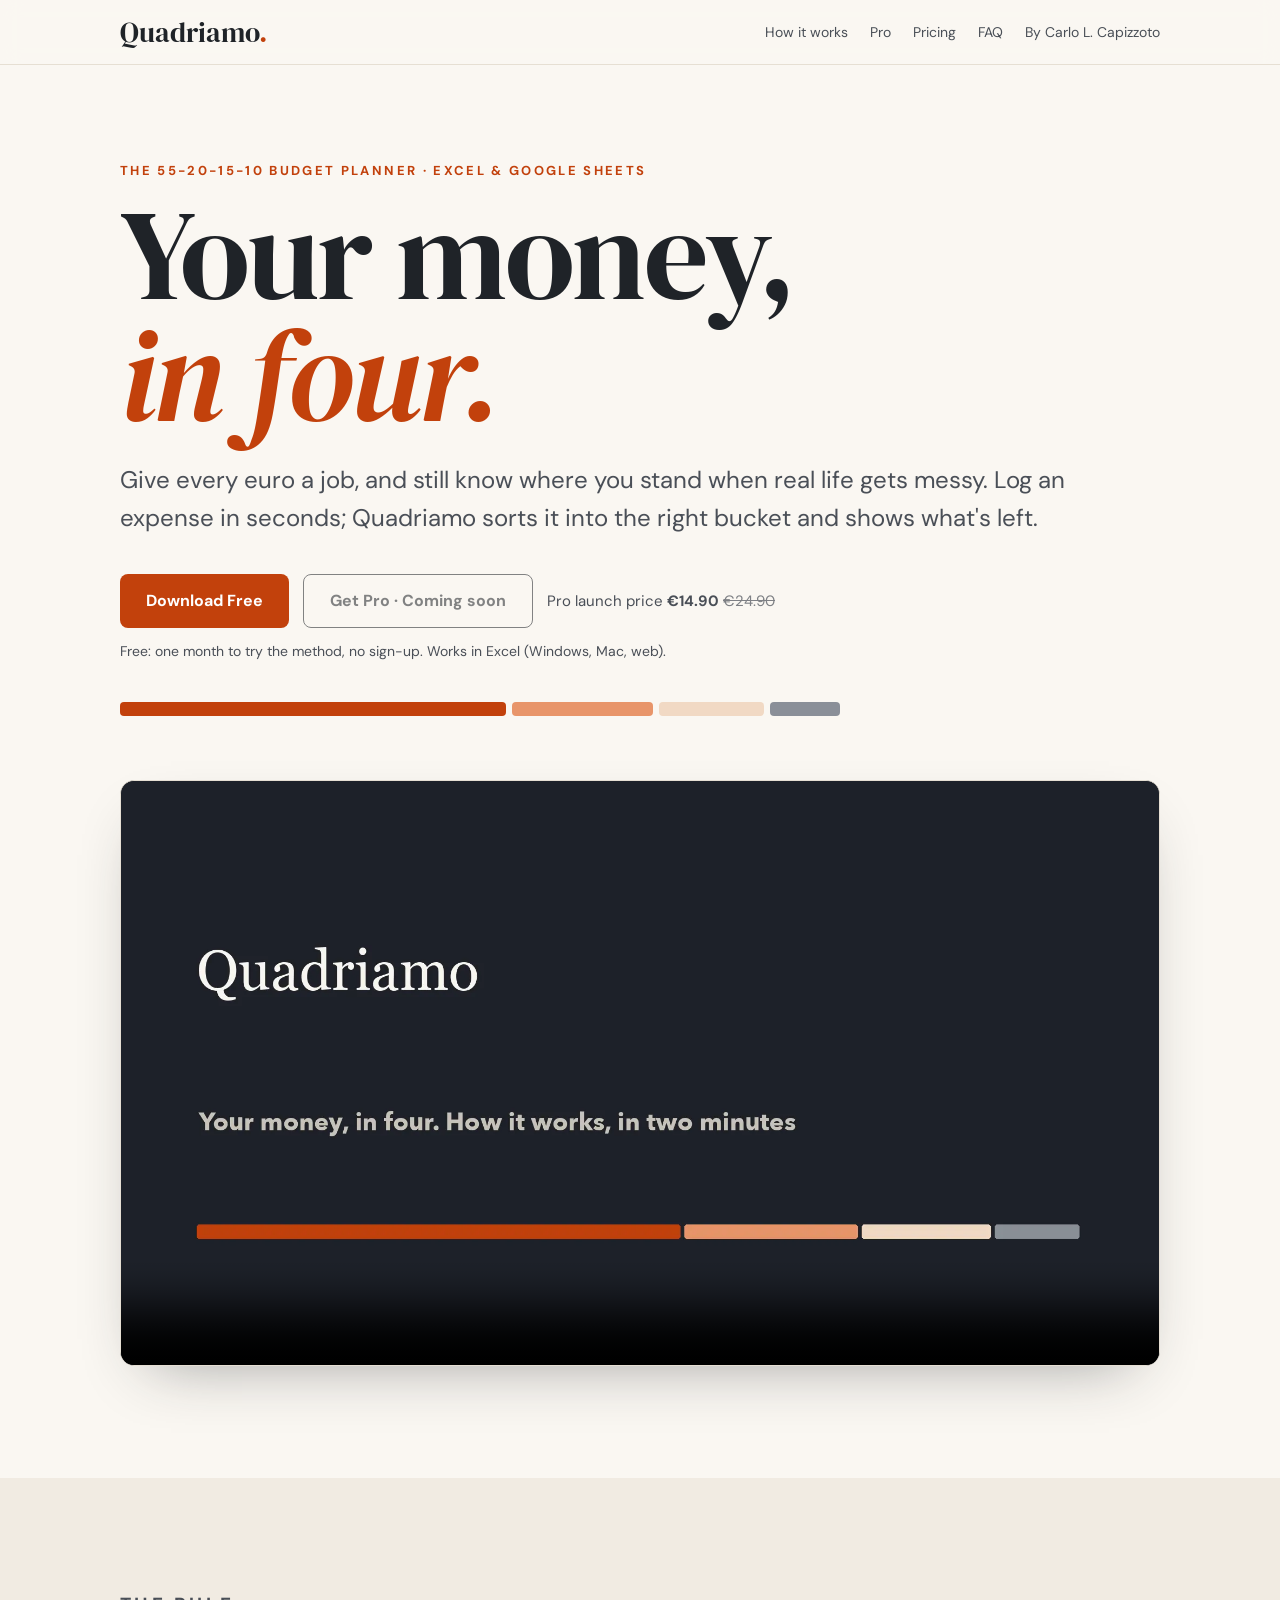
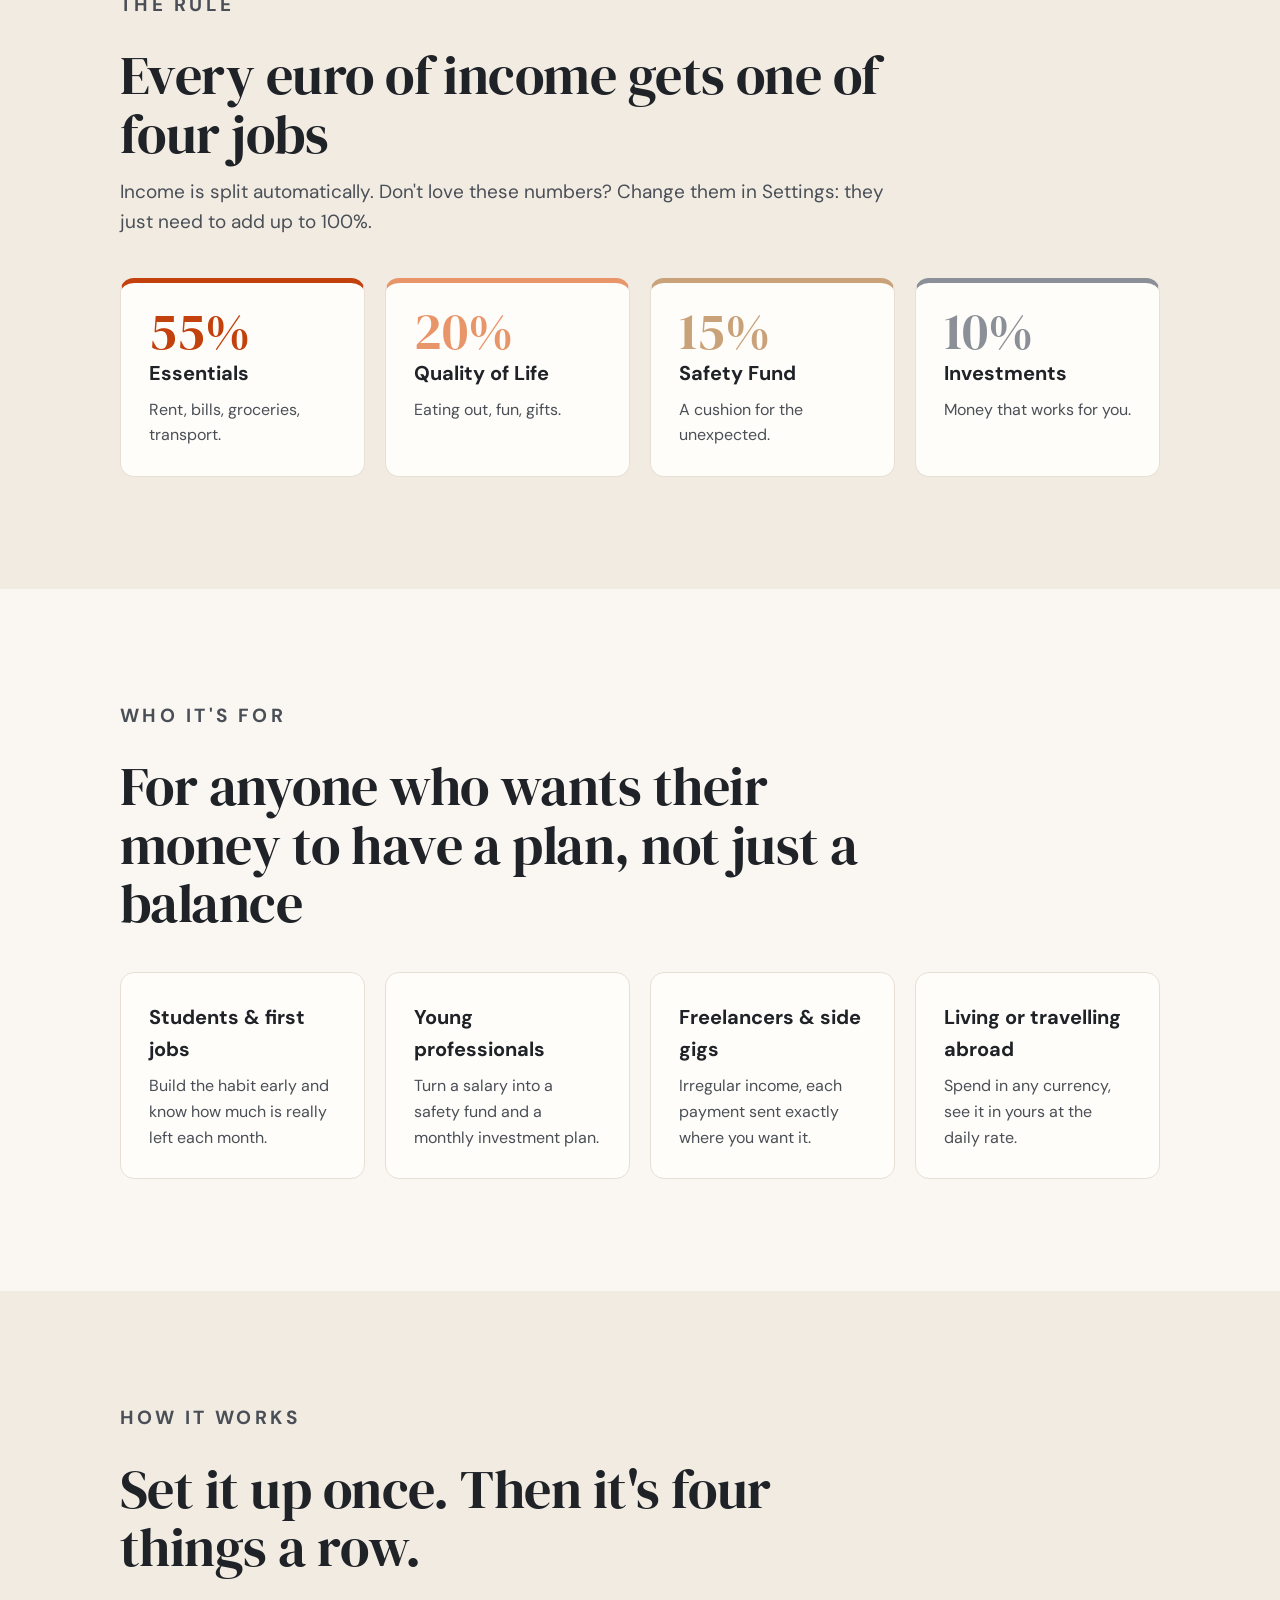
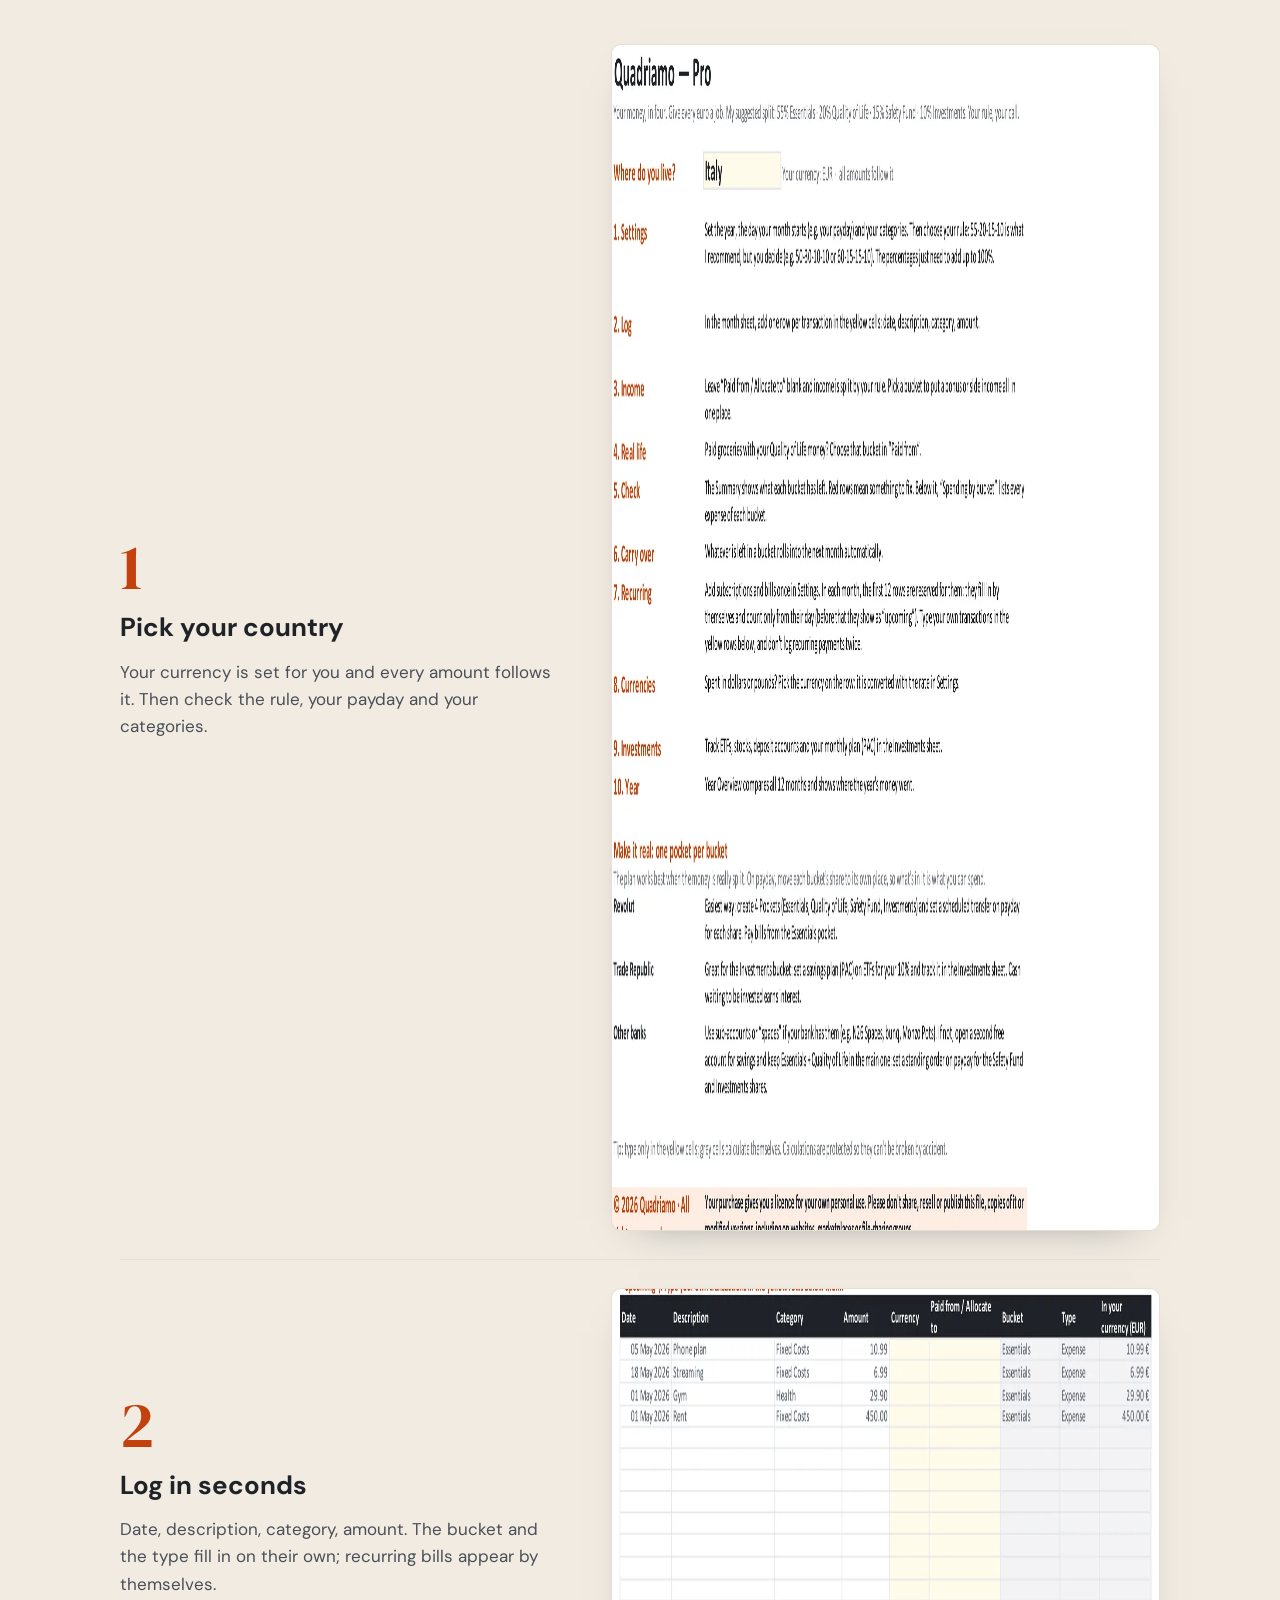
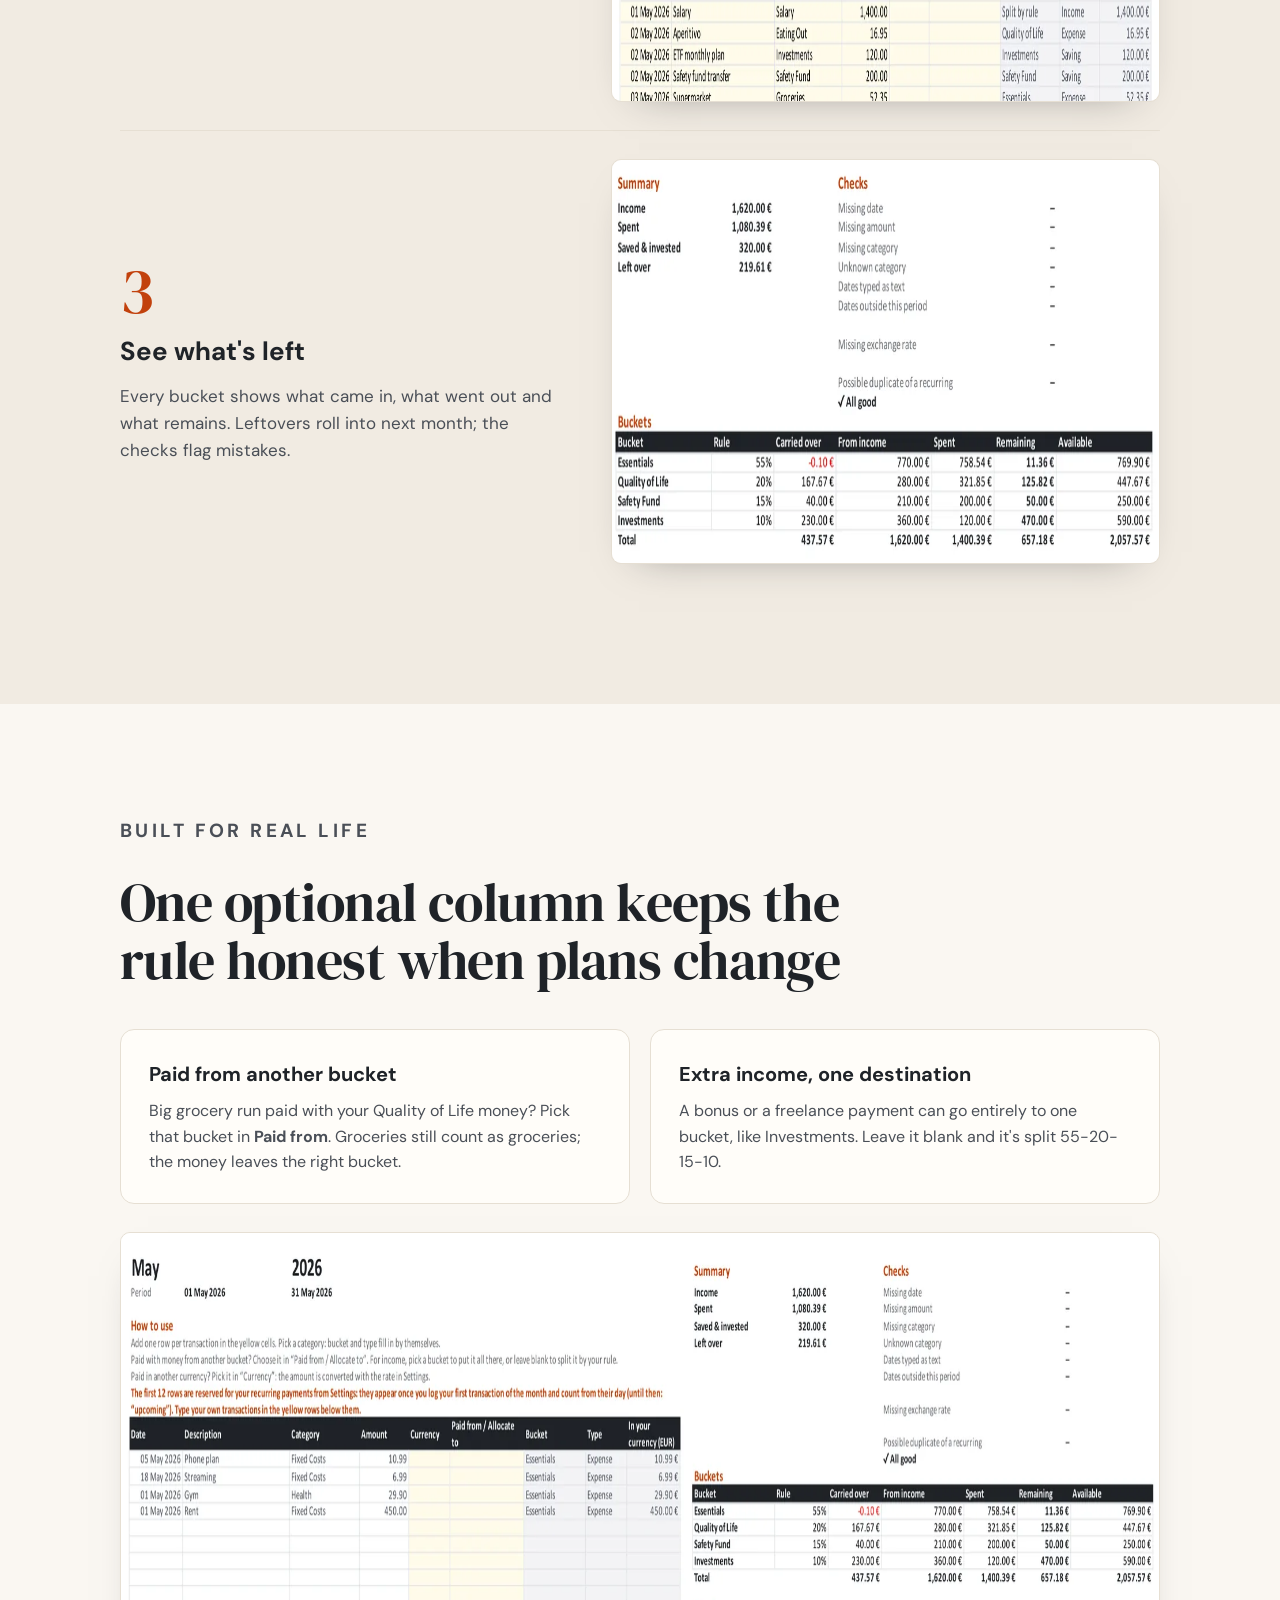
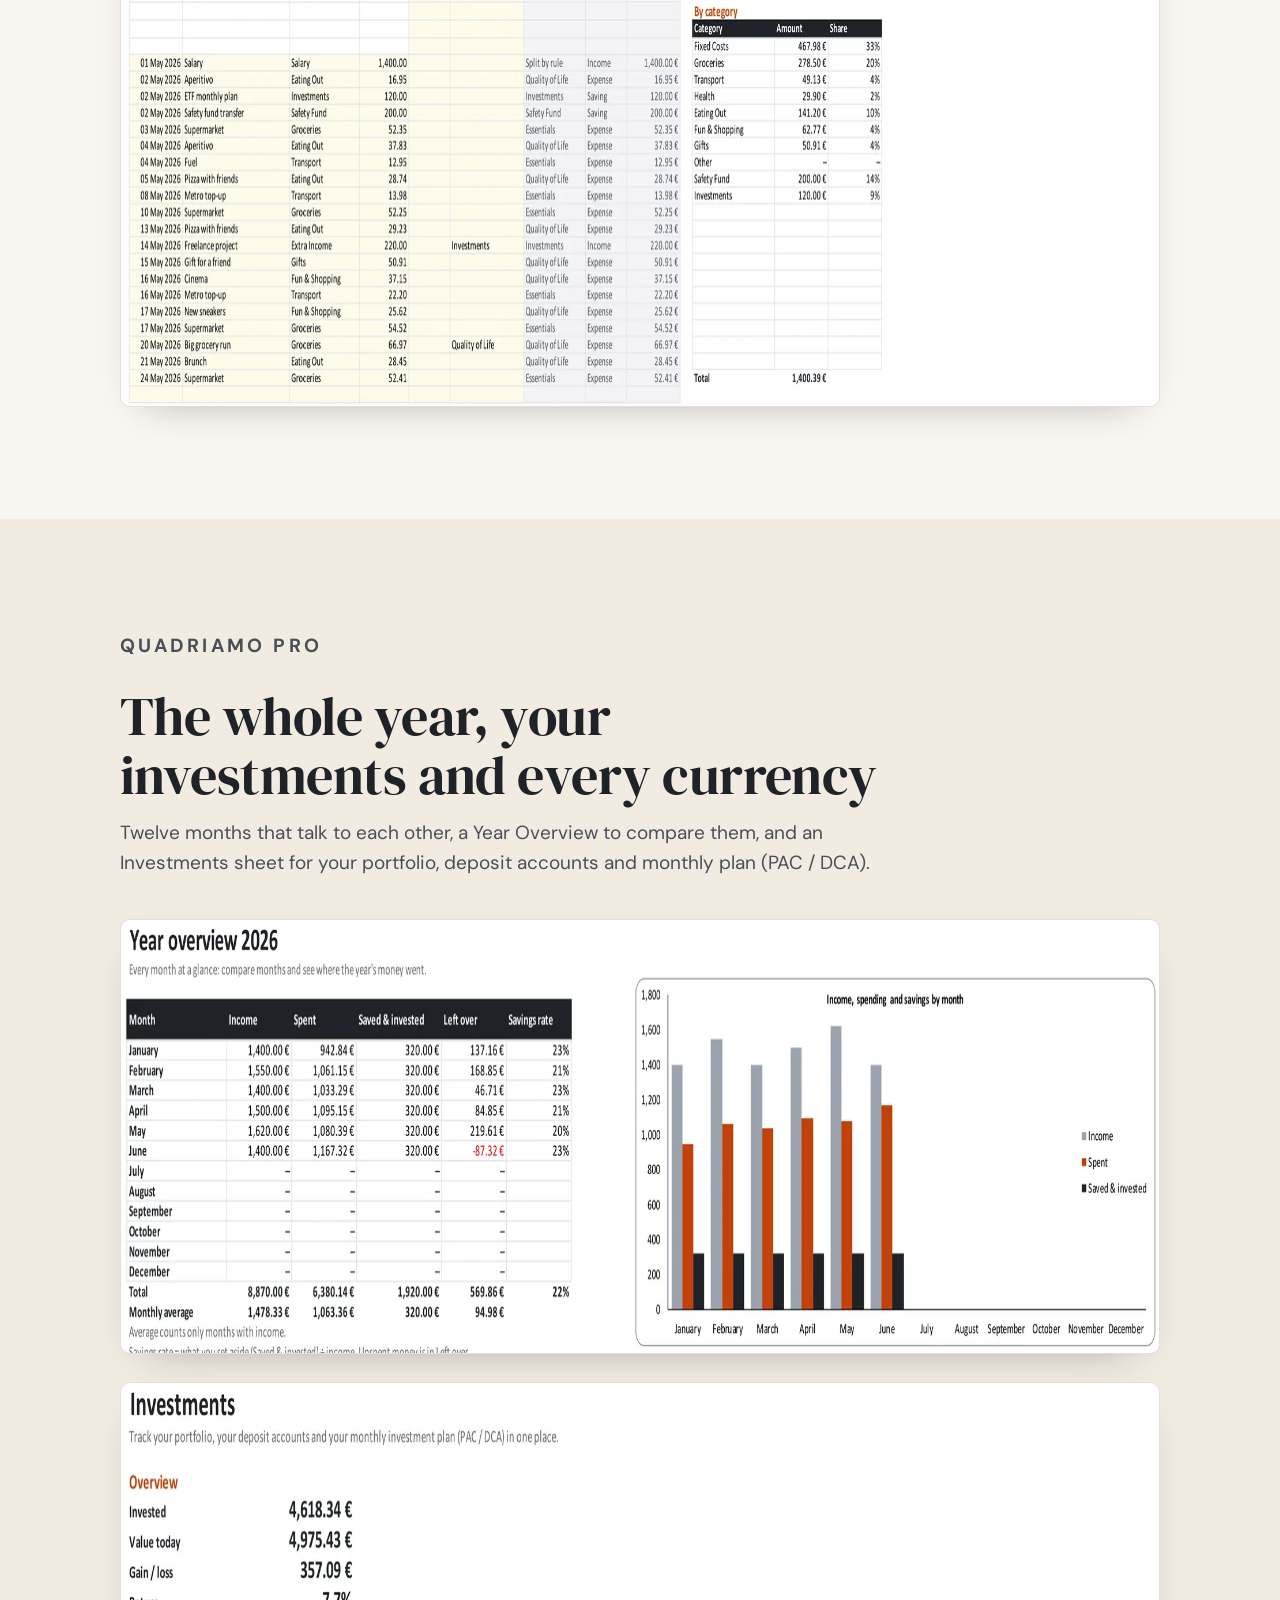
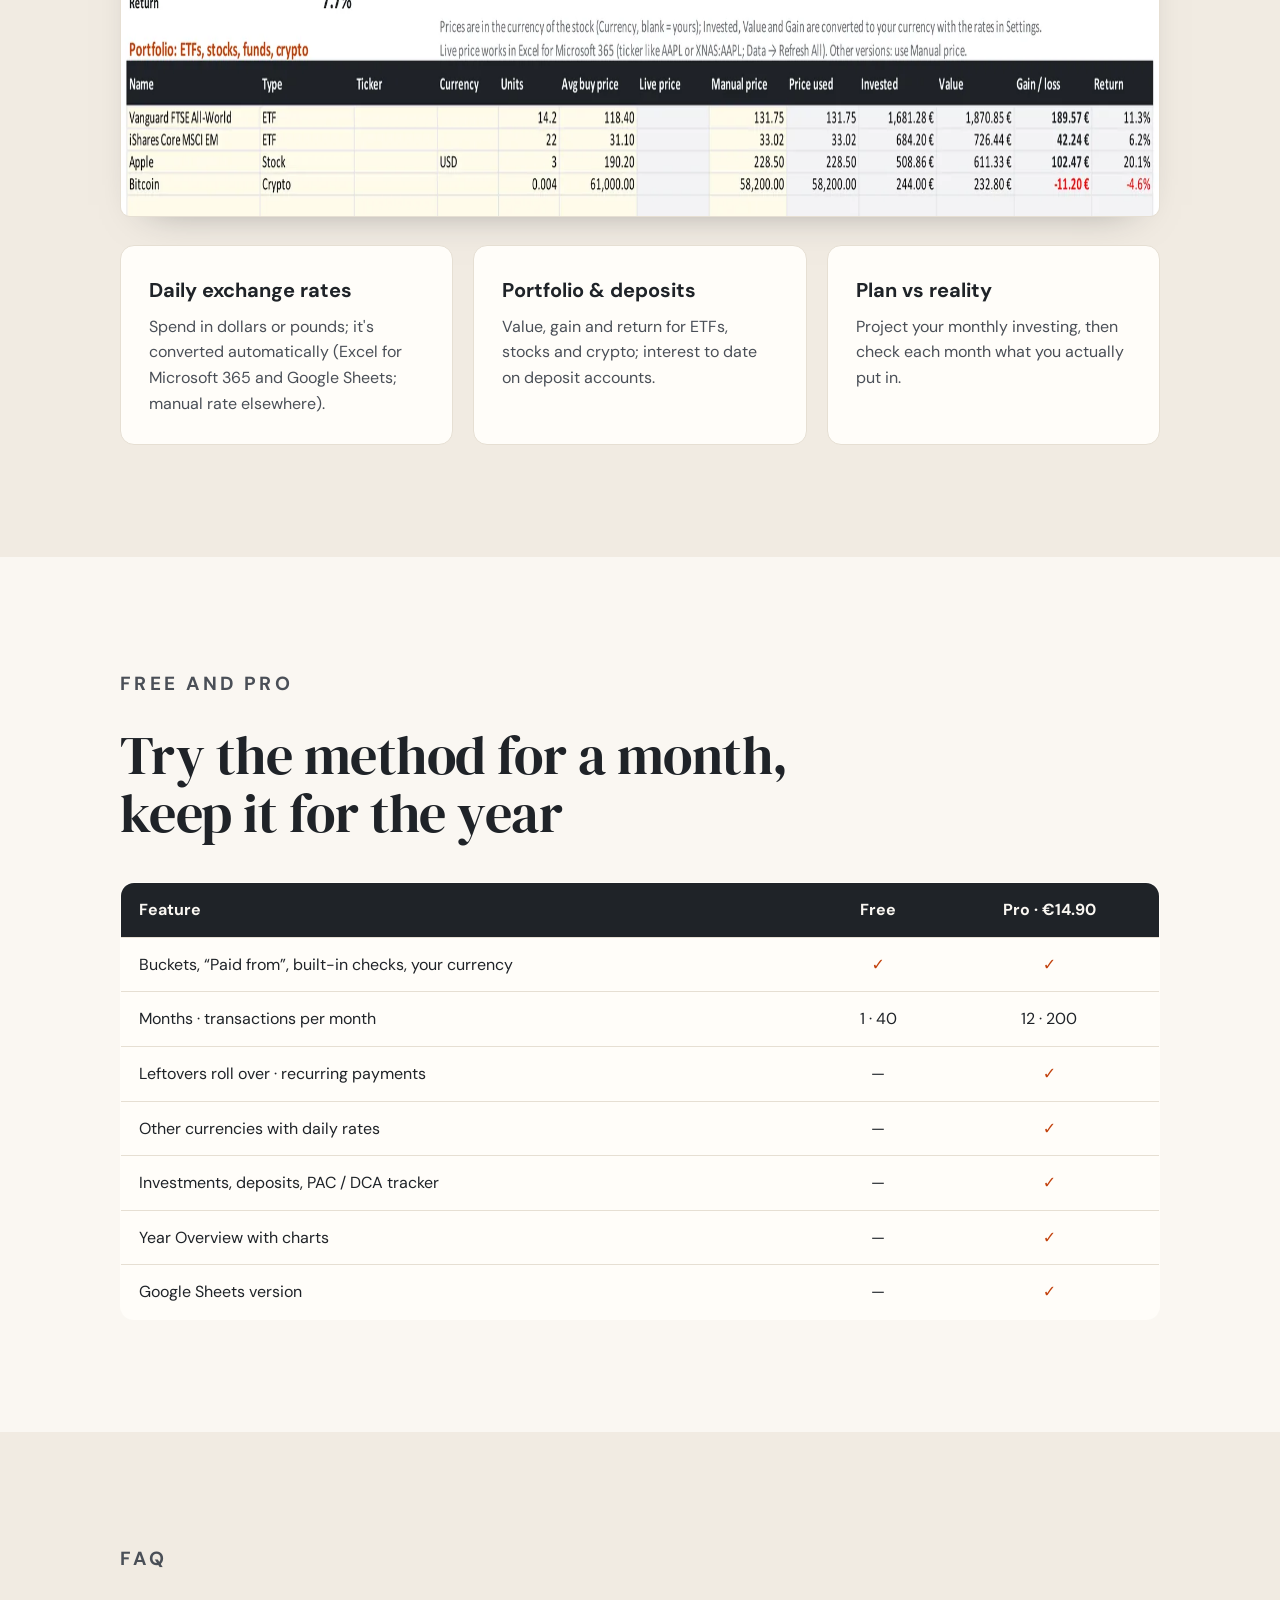
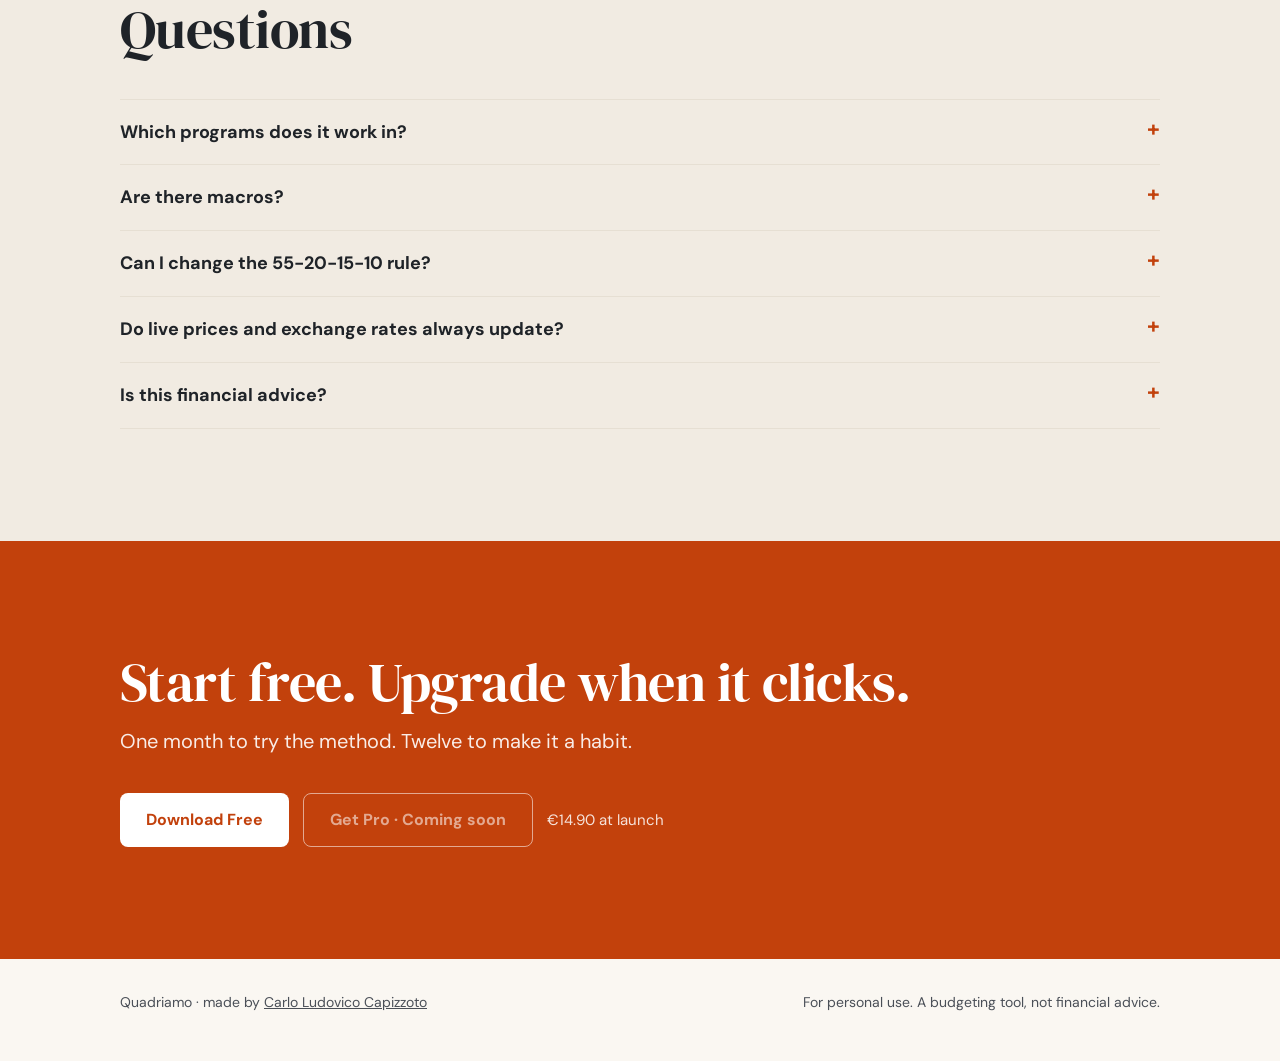
<file: quadriamo/index.html>
<!doctype html>
<html lang="en">
<head>
  <meta charset="utf-8">
  <meta name="viewport" content="width=device-width, initial-scale=1">
  <title>Quadriamo — Your money, in four · 55-20-15-10 budget planner</title>
  <meta name="description" content="Quadriamo is a budget planner for Excel and Google Sheets built on the 55-20-15-10 rule: buckets that handle real life, leftovers that roll over, currencies, investments and a PAC/DCA tracker. Try it free for a month.">
  <link rel="canonical" href="https://carloludovicocapizzoto.github.io/quadriamo/">
  <meta property="og:type" content="product">
  <meta property="og:title" content="Quadriamo — Your money, in four">
  <meta property="og:description" content="The 55-20-15-10 budget planner for Excel and Google Sheets. Try it free for a month.">
  <meta property="og:url" content="https://carloludovicocapizzoto.github.io/quadriamo/">
  <meta property="og:image" content="https://carloludovicocapizzoto.github.io/quadriamo/img/poster.webp">
  <meta name="twitter:card" content="summary_large_image">
  <meta name="theme-color" content="#1F2328">
  <link rel="icon" href="data:image/svg+xml,%3Csvg xmlns='http://www.w3.org/2000/svg' viewBox='0 0 64 64'%3E%3Crect width='64' height='64' rx='12' fill='%231F2328'/%3E%3Crect x='10' y='40' width='22' height='10' rx='2' fill='%23C2410C'/%3E%3Crect x='34' y='40' width='8' height='10' rx='2' fill='%23E8956A'/%3E%3Crect x='44' y='40' width='6' height='10' rx='2' fill='%23F1D9C4'/%3E%3Crect x='52' y='40' width='4' height='10' rx='2' fill='%238A8F98'/%3E%3Ctext x='32' y='33' text-anchor='middle' font-family='Georgia' font-size='26' fill='%23FAF7F2'%3EQ%3C/text%3E%3C/svg%3E">
  <link rel="preconnect" href="https://fonts.googleapis.com">
  <link rel="preconnect" href="https://fonts.gstatic.com" crossorigin>
  <link href="https://fonts.googleapis.com/css2?family=DM+Serif+Display:ital@0;1&family=DM+Sans:wght@400;500;700&display=swap" rel="stylesheet">
  <style>
    :root {
      --bg: #FAF7F2; --alt: #F1EBE2; --surface: #FFFDF9; --ink: #1F2328; --text: #1F2328; --muted: #4A4F57;
      --line: #E6DFD3; --accent: #C2410C; --accent-2: #E8956A; --accent-3: #F1D9C4; --grey: #8A8F98; --on-ink: #FAF7F2;
      color-scheme: light;
    }
    @media (prefers-color-scheme: dark) {
      :root { --bg: #14171B; --alt: #1A1E23; --surface: #1F2328; --text: #F1ECE4; --muted: #B5B0A8; --line: #2E333A;
              --accent: #F07A42; color-scheme: dark; }
    }
    * { box-sizing: border-box; }
    html { scroll-behavior: smooth; }
    body { margin: 0; background: var(--bg); color: var(--text); font: 17px/1.6 "DM Sans", system-ui, sans-serif; -webkit-font-smoothing: antialiased; }
    img, video { max-width: 100%; display: block; }
    a { color: inherit; }
    .wrap { max-width: 1120px; margin: 0 auto; padding: 0 clamp(16px, 5vw, 40px); }
    .serif { font-family: "DM Serif Display", Georgia, serif; font-weight: 400; }
    .eyebrow { font-size: 13px; letter-spacing: .18em; text-transform: uppercase; color: var(--accent); font-weight: 700; margin: 0 0 12px; }
    h1, h2, h3 { margin: 0; }
    h2 { font-family: "DM Serif Display", Georgia, serif; font-weight: 400; font-size: clamp(34px, 5vw, 54px); line-height: 1.08; letter-spacing: -.01em; }
    h3 { font-size: 20px; }
    p { margin: 0; }
    section { padding: clamp(64px, 10vw, 112px) 0; }
    .alt { background: var(--alt); }

    /* header */
    header.top { position: sticky; top: 0; z-index: 10; background: color-mix(in srgb, var(--bg) 88%, transparent); backdrop-filter: blur(10px); border-bottom: 1px solid var(--line); }
    .top .wrap { display: flex; align-items: center; justify-content: space-between; height: 64px; gap: 16px; }
    .logo { font-family: "DM Serif Display", Georgia, serif; font-size: 28px; text-decoration: none; }
    .logo span { color: var(--accent); }
    .top nav { display: flex; gap: 22px; font-size: 14px; color: var(--muted); }
    .top nav a { text-decoration: none; }
    .top nav a:hover { color: var(--accent); }

    /* hero */
    .hero { padding-top: clamp(56px, 9vw, 96px); }
    .hero h1 { font-family: "DM Serif Display", Georgia, serif; font-weight: 400; font-size: clamp(56px, 11vw, 128px); line-height: .95; letter-spacing: -.02em; }
    .hero h1 em { color: var(--accent); }
    .hero .lead { font-size: clamp(19px, 2.4vw, 24px); color: var(--muted); max-width: 40em; margin-top: 24px; }
    .rulebar { display: flex; gap: 6px; height: 14px; margin: 40px 0 0; max-width: 720px; }
    .rulebar i { border-radius: 4px; }
    .ctas { display: flex; flex-wrap: wrap; gap: 14px; margin-top: 36px; align-items: center; }
    .btn { display: inline-flex; align-items: center; gap: 10px; height: 54px; padding: 0 26px; border-radius: 8px; font-weight: 700; font-size: 16px; text-decoration: none; border: 0; cursor: pointer; font-family: inherit; }
    .btn-primary { background: var(--accent); color: #fff; }
    .btn-primary:hover { filter: brightness(1.08); }
    .btn-ghost { background: transparent; color: var(--text); border: 1.5px solid var(--text); }
    .btn[aria-disabled="true"] { opacity: .55; cursor: not-allowed; }
    .price { font-size: 15px; color: var(--muted); }
    .price s { opacity: .7; }
    .note { font-size: 14px; color: var(--muted); margin-top: 12px; }

    /* video */
    .video { margin-top: clamp(40px, 6vw, 64px); border-radius: 14px; overflow: hidden; border: 1px solid var(--line); background: #1F2328; box-shadow: 0 24px 60px -30px rgba(31,35,40,.45); }
    .video video { width: 100%; height: auto; aspect-ratio: 16/9; }

    /* grids */
    .grid { display: grid; gap: 20px; }
    .g4 { grid-template-columns: repeat(4, 1fr); }
    .g3 { grid-template-columns: repeat(3, 1fr); }
    .g2 { grid-template-columns: repeat(2, 1fr); }
    .card { background: var(--surface); border: 1px solid var(--line); border-radius: 14px; padding: 28px; }
    .card p { color: var(--muted); margin-top: 8px; font-size: 16px; }
    .bucket { border-top: 5px solid var(--c); padding-top: 22px; }
    .bucket .pct { font-family: "DM Serif Display", Georgia, serif; font-size: 52px; line-height: 1; color: var(--c); }
    .head { display: grid; gap: 14px; margin-bottom: 40px; max-width: 46em; }
    .head p { color: var(--muted); font-size: 19px; }

    /* steps */
    .step { display: grid; grid-template-columns: 1fr 1.25fr; gap: clamp(24px, 4vw, 56px); align-items: center; padding: 28px 0; }
    .step + .step { border-top: 1px solid var(--line); }
    .step .num { font-family: "DM Serif Display", Georgia, serif; font-size: 64px; line-height: 1; color: var(--accent); }
    .step h3 { font-size: 26px; margin-top: 8px; }
    .step p { color: var(--muted); margin-top: 10px; }
    .shot { border-radius: 10px; border: 1px solid var(--line); background: #fff; box-shadow: 0 16px 40px -28px rgba(31,35,40,.5); }
    .wide-shot { margin-top: 28px; }

    /* table */
    table { width: 100%; border-collapse: collapse; background: var(--surface); border: 1px solid var(--line); border-radius: 14px; overflow: hidden; font-size: 16px; }
    th, td { padding: 14px 18px; text-align: left; border-bottom: 1px solid var(--line); }
    th { background: var(--ink); color: var(--on-ink); font-weight: 700; }
    td:not(:first-child), th:not(:first-child) { text-align: center; }
    .yes { color: var(--accent); font-weight: 700; }
    tr:last-child td { border-bottom: 0; }

    /* faq */
    details { border-top: 1px solid var(--line); padding: 18px 0; }
    details:last-child { border-bottom: 1px solid var(--line); }
    summary { cursor: pointer; font-weight: 700; font-size: 18px; list-style: none; display: flex; justify-content: space-between; gap: 16px; }
    summary::after { content: "+"; color: var(--accent); font-size: 22px; line-height: 1; }
    details[open] summary::after { content: "–"; }
    details p { color: var(--muted); margin-top: 10px; max-width: 46em; }

    /* final cta */
    .final { background: var(--accent); color: #fff; text-align: left; }
    .final h2 { color: #fff; }
    .final p { opacity: .9; font-size: 20px; margin-top: 14px; }
    .final .btn-primary { background: #fff; color: #C2410C; }
    .final .btn-ghost { color: #fff; border-color: #fff; }
    .final .price, .final .note { color: #fff; opacity: .85; }
    footer { padding: 32px 0 48px; font-size: 14px; color: var(--muted); }
    footer .wrap { display: flex; justify-content: space-between; gap: 16px; flex-wrap: wrap; }

    @media (max-width: 900px) {
      .g4 { grid-template-columns: repeat(2, 1fr); }
      .g3, .g2 { grid-template-columns: 1fr; }
      .step { grid-template-columns: 1fr; }
      .top nav { display: none; }
    }
    @media (max-width: 520px) {
      .g4 { grid-template-columns: 1fr; }
      th, td { padding: 12px 10px; font-size: 14px; }
      .btn { width: 100%; justify-content: center; }
    }
  </style>
</head>
<body>
  <header class="top">
    <div class="wrap">
      <a class="logo" href="#top">Quadriamo<span>.</span></a>
      <nav aria-label="Page">
        <a href="#how">How it works</a>
        <a href="#pro">Pro</a>
        <a href="#pricing">Pricing</a>
        <a href="#faq">FAQ</a>
        <a href="../">By Carlo L. Capizzoto</a>
      </nav>
    </div>
  </header>

  <main id="top">
    <section class="hero">
      <div class="wrap">
        <p class="eyebrow">The 55-20-15-10 budget planner · Excel &amp; Google Sheets</p>
        <h1>Your money,<br><em>in four.</em></h1>
        <p class="lead">Give every euro a job, and still know where you stand when real life gets messy. Log an expense in seconds; Quadriamo sorts it into the right bucket and shows what's left.</p>
        <div class="ctas">
          <a class="btn btn-primary" href="download/">Download Free</a>
          <a class="btn btn-ghost" aria-disabled="true" title="Coming soon on Etsy">Get Pro · Coming soon</a>
          <span class="price">Pro launch price <strong>€14.90</strong> <s>€24.90</s></span>
        </div>
        <p class="note">Free: one month to try the method, no sign-up. Works in Excel (Windows, Mac, web).</p>
        <div class="rulebar" aria-hidden="true">
          <i style="flex:55;background:var(--accent)"></i><i style="flex:20;background:var(--accent-2)"></i><i style="flex:15;background:var(--accent-3)"></i><i style="flex:10;background:var(--grey)"></i>
        </div>
        <div class="video">
          <video controls preload="metadata" poster="img/poster.webp" playsinline>
            <source src="quadriamo-tutorial.mp4" type="video/mp4">
          </video>
        </div>
      </div>
    </section>

    <section class="alt" id="rule">
      <div class="wrap">
        <div class="head">
          <p class="eyebrow">The rule</p>
          <h2>Every euro of income gets one of four jobs</h2>
          <p>Income is split automatically. Don't love these numbers? Change them in Settings: they just need to add up to 100%.</p>
        </div>
        <div class="grid g4">
          <div class="card bucket" style="--c:var(--accent)"><div class="pct">55%</div><h3>Essentials</h3><p>Rent, bills, groceries, transport.</p></div>
          <div class="card bucket" style="--c:var(--accent-2)"><div class="pct">20%</div><h3>Quality of Life</h3><p>Eating out, fun, gifts.</p></div>
          <div class="card bucket" style="--c:#C9A27A"><div class="pct">15%</div><h3>Safety Fund</h3><p>A cushion for the unexpected.</p></div>
          <div class="card bucket" style="--c:var(--grey)"><div class="pct">10%</div><h3>Investments</h3><p>Money that works for you.</p></div>
        </div>
      </div>
    </section>

    <section id="who">
      <div class="wrap">
        <div class="head">
          <p class="eyebrow">Who it's for</p>
          <h2>For anyone who wants their money to have a plan, not just a balance</h2>
        </div>
        <div class="grid g4">
          <div class="card"><h3>Students &amp; first jobs</h3><p>Build the habit early and know how much is really left each month.</p></div>
          <div class="card"><h3>Young professionals</h3><p>Turn a salary into a safety fund and a monthly investment plan.</p></div>
          <div class="card"><h3>Freelancers &amp; side gigs</h3><p>Irregular income, each payment sent exactly where you want it.</p></div>
          <div class="card"><h3>Living or travelling abroad</h3><p>Spend in any currency, see it in yours at the daily rate.</p></div>
        </div>
      </div>
    </section>

    <section class="alt" id="how">
      <div class="wrap">
        <div class="head">
          <p class="eyebrow">How it works</p>
          <h2>Set it up once. Then it's four things a row.</h2>
        </div>
        <div class="step">
          <div><div class="num">1</div><h3>Pick your country</h3><p>Your currency is set for you and every amount follows it. Then check the rule, your payday and your categories.</p></div>
          <img class="shot" src="img/start.webp" alt="Start Here sheet with the country picker" loading="lazy" width="1800" height="1187">
        </div>
        <div class="step">
          <div><div class="num">2</div><h3>Log in seconds</h3><p>Date, description, category, amount. The bucket and the type fill in on their own; recurring bills appear by themselves.</p></div>
          <img class="shot" src="img/log.webp" alt="Transaction log with automatic bucket and type" loading="lazy" width="1270" height="414">
        </div>
        <div class="step">
          <div><div class="num">3</div><h3>See what's left</h3><p>Every bucket shows what came in, what went out and what remains. Leftovers roll into next month; the checks flag mistakes.</p></div>
          <img class="shot" src="img/buckets.webp" alt="Summary, checks and buckets for the month" loading="lazy" width="950" height="405">
        </div>
      </div>
    </section>

    <section id="real-life">
      <div class="wrap">
        <div class="head">
          <p class="eyebrow">Built for real life</p>
          <h2>One optional column keeps the rule honest when plans change</h2>
        </div>
        <div class="grid g2">
          <div class="card"><h3>Paid from another bucket</h3><p>Big grocery run paid with your Quality of Life money? Pick that bucket in <strong>Paid from</strong>. Groceries still count as groceries; the money leaves the right bucket.</p></div>
          <div class="card"><h3>Extra income, one destination</h3><p>A bonus or a freelance payment can go entirely to one bucket, like Investments. Leave it blank and it's split 55-20-15-10.</p></div>
        </div>
        <img class="shot wide-shot" src="img/month.webp" alt="A full month: log on the left, summary and buckets on the right" loading="lazy" width="1800" height="775">
      </div>
    </section>

    <section class="alt" id="pro">
      <div class="wrap">
        <div class="head">
          <p class="eyebrow">Quadriamo Pro</p>
          <h2>The whole year, your investments and every currency</h2>
          <p>Twelve months that talk to each other, a Year Overview to compare them, and an Investments sheet for your portfolio, deposit accounts and monthly plan (PAC / DCA).</p>
        </div>
        <img class="shot" src="img/year.webp" alt="Year Overview with monthly table and chart" loading="lazy" width="1800" height="435">
        <img class="shot wide-shot" src="img/investments.webp" alt="Investments sheet with portfolio and returns" loading="lazy" width="1800" height="435">
        <div class="grid g3" style="margin-top:28px">
          <div class="card"><h3>Daily exchange rates</h3><p>Spend in dollars or pounds; it's converted automatically (Excel for Microsoft 365 and Google Sheets; manual rate elsewhere).</p></div>
          <div class="card"><h3>Portfolio &amp; deposits</h3><p>Value, gain and return for ETFs, stocks and crypto; interest to date on deposit accounts.</p></div>
          <div class="card"><h3>Plan vs reality</h3><p>Project your monthly investing, then check each month what you actually put in.</p></div>
        </div>
      </div>
    </section>

    <section id="pricing">
      <div class="wrap">
        <div class="head">
          <p class="eyebrow">Free and Pro</p>
          <h2>Try the method for a month, keep it for the year</h2>
        </div>
        <table>
          <thead><tr><th>Feature</th><th>Free</th><th>Pro · €14.90</th></tr></thead>
          <tbody>
            <tr><td>Buckets, “Paid from”, built-in checks, your currency</td><td class="yes">✓</td><td class="yes">✓</td></tr>
            <tr><td>Months · transactions per month</td><td>1 · 40</td><td>12 · 200</td></tr>
            <tr><td>Leftovers roll over · recurring payments</td><td>—</td><td class="yes">✓</td></tr>
            <tr><td>Other currencies with daily rates</td><td>—</td><td class="yes">✓</td></tr>
            <tr><td>Investments, deposits, PAC / DCA tracker</td><td>—</td><td class="yes">✓</td></tr>
            <tr><td>Year Overview with charts</td><td>—</td><td class="yes">✓</td></tr>
            <tr><td>Google Sheets version</td><td>—</td><td class="yes">✓</td></tr>
          </tbody>
        </table>
      </div>
    </section>

    <section class="alt" id="faq">
      <div class="wrap">
        <div class="head"><p class="eyebrow">FAQ</p><h2>Questions</h2></div>
        <details><summary>Which programs does it work in?</summary><p>Excel 2016 or newer on Windows and Mac, and Excel on the web. Pro also comes as a Google Sheets version you copy into your Drive with one click.</p></details>
        <details><summary>Are there macros?</summary><p>No. Everything is formulas, so there are no security warnings and nothing to enable.</p></details>
        <details><summary>Can I change the 55-20-15-10 rule?</summary><p>Yes. Percentages, bucket names, categories and the day your month starts are all in Settings.</p></details>
        <details><summary>Do live prices and exchange rates always update?</summary><p>They update by themselves in Google Sheets and in Excel for Microsoft 365. In older Excel versions you type the rate or price once in the manual column.</p></details>
        <details><summary>Is this financial advice?</summary><p>No. Quadriamo is a budgeting tool. Investment projections use a fixed expected return and are not a promise of future results.</p></details>
      </div>
    </section>

    <section class="final">
      <div class="wrap">
        <h2>Start free. Upgrade when it clicks.</h2>
        <p>One month to try the method. Twelve to make it a habit.</p>
        <div class="ctas">
          <a class="btn btn-primary" href="download/">Download Free</a>
          <a class="btn btn-ghost" aria-disabled="true">Get Pro · Coming soon</a>
          <span class="price">€14.90 at launch</span>
        </div>
      </div>
    </section>
  </main>

  <footer>
    <div class="wrap">
      <p>Quadriamo · made by <a href="../">Carlo Ludovico Capizzoto</a></p>
      <p>For personal use. A budgeting tool, not financial advice.</p>
    </div>
  </footer>
</body>
</html>
</file>
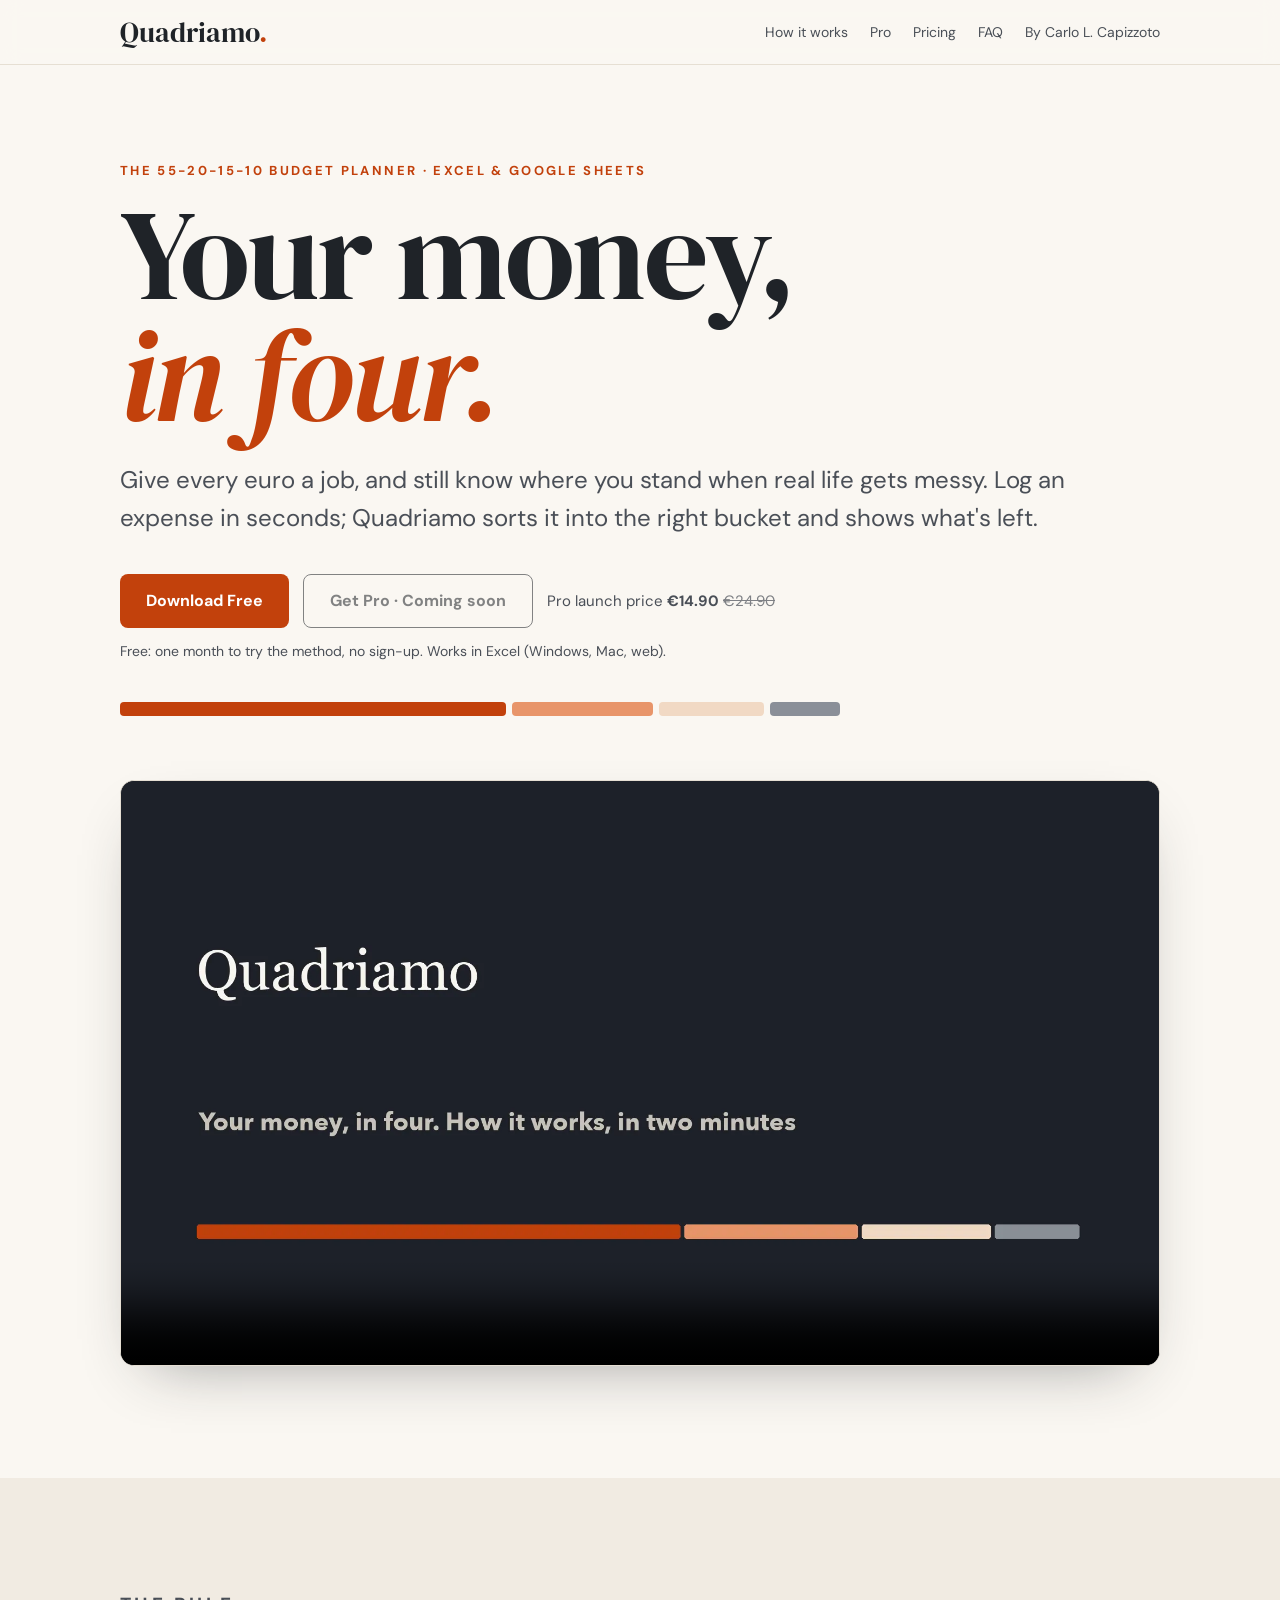
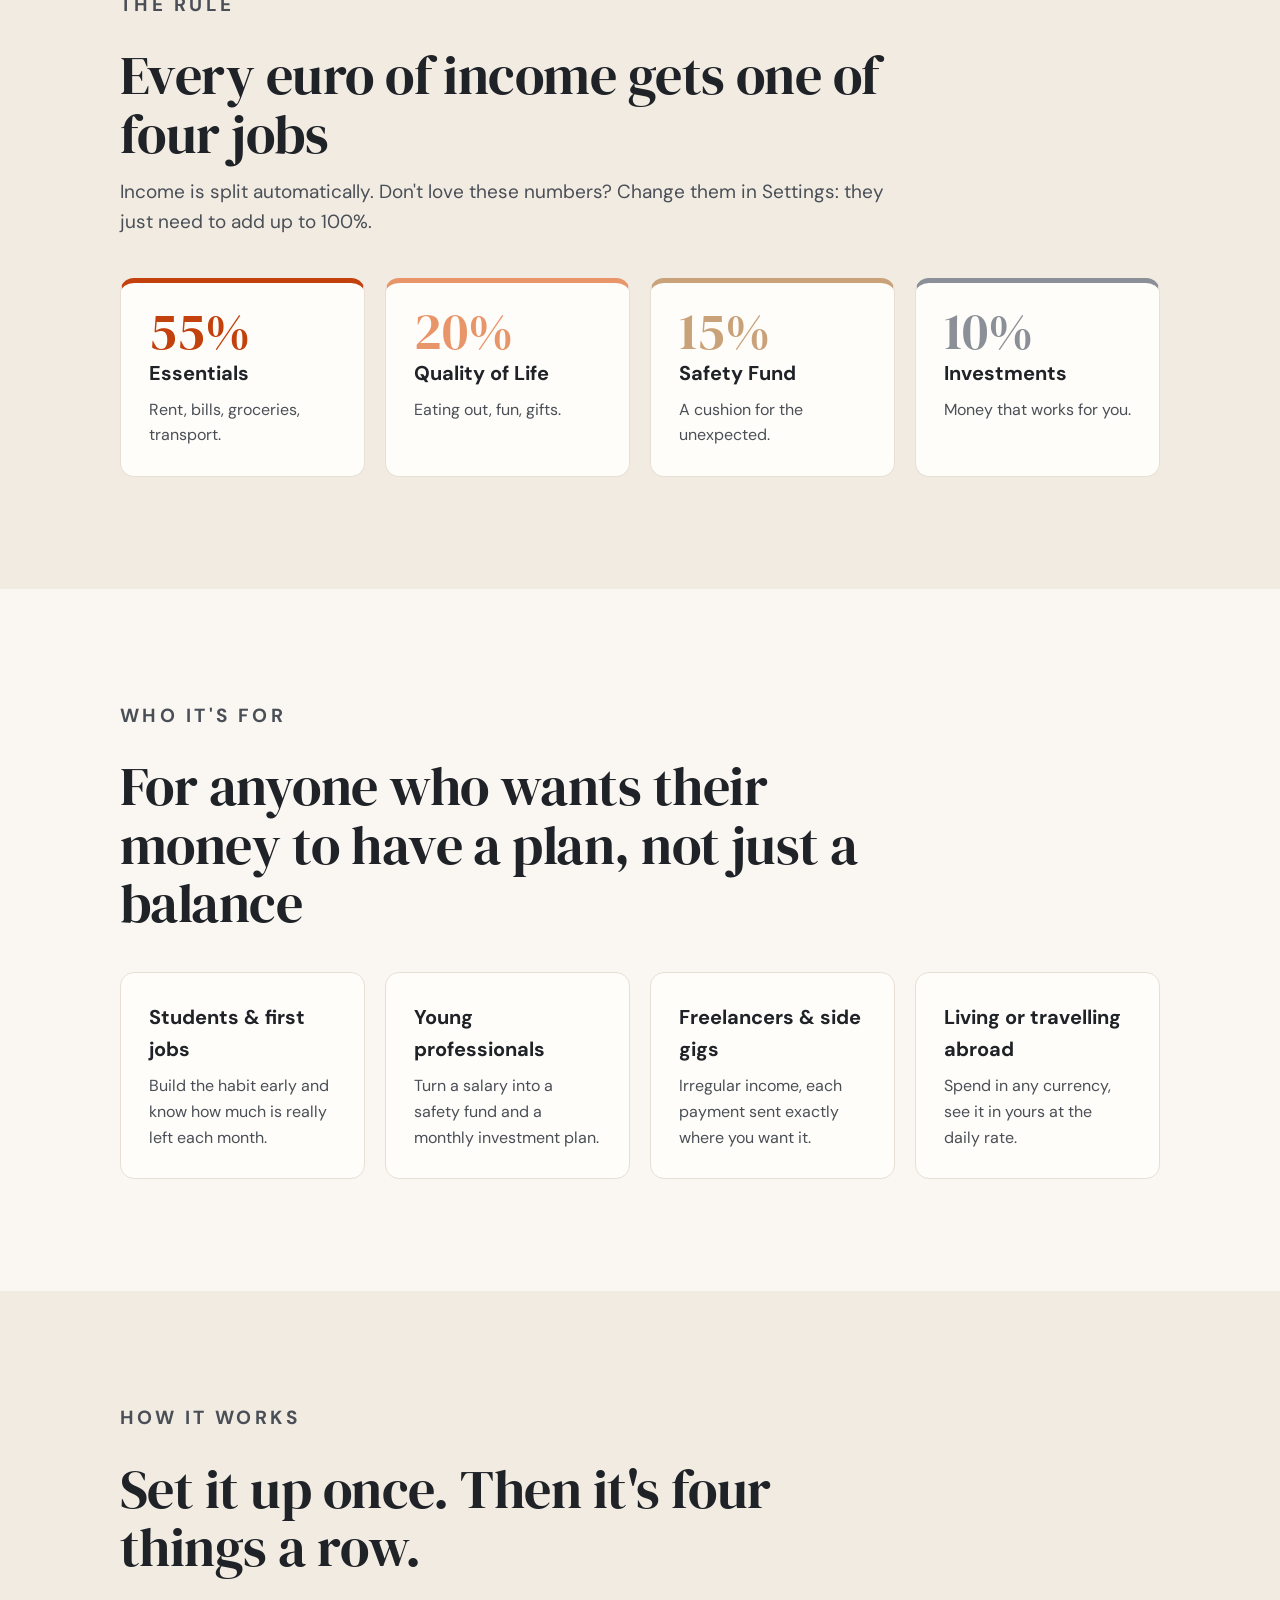
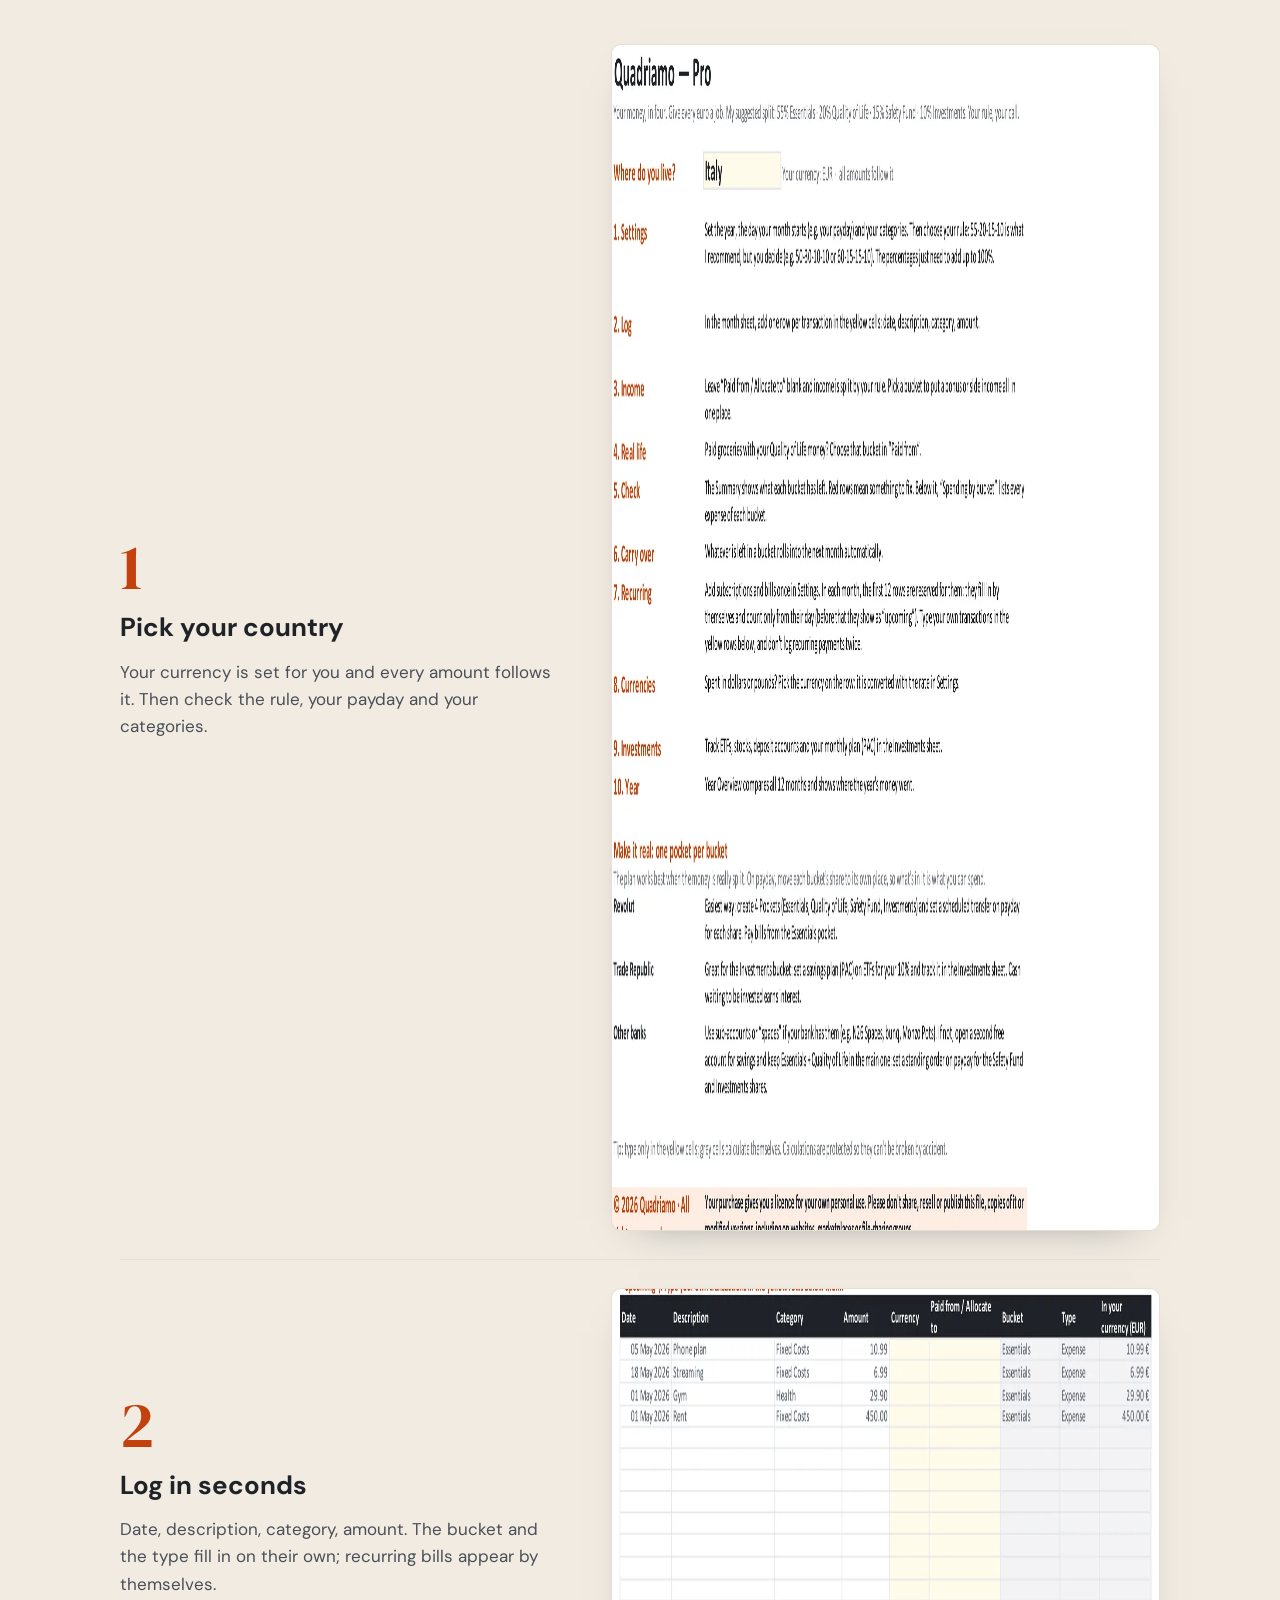
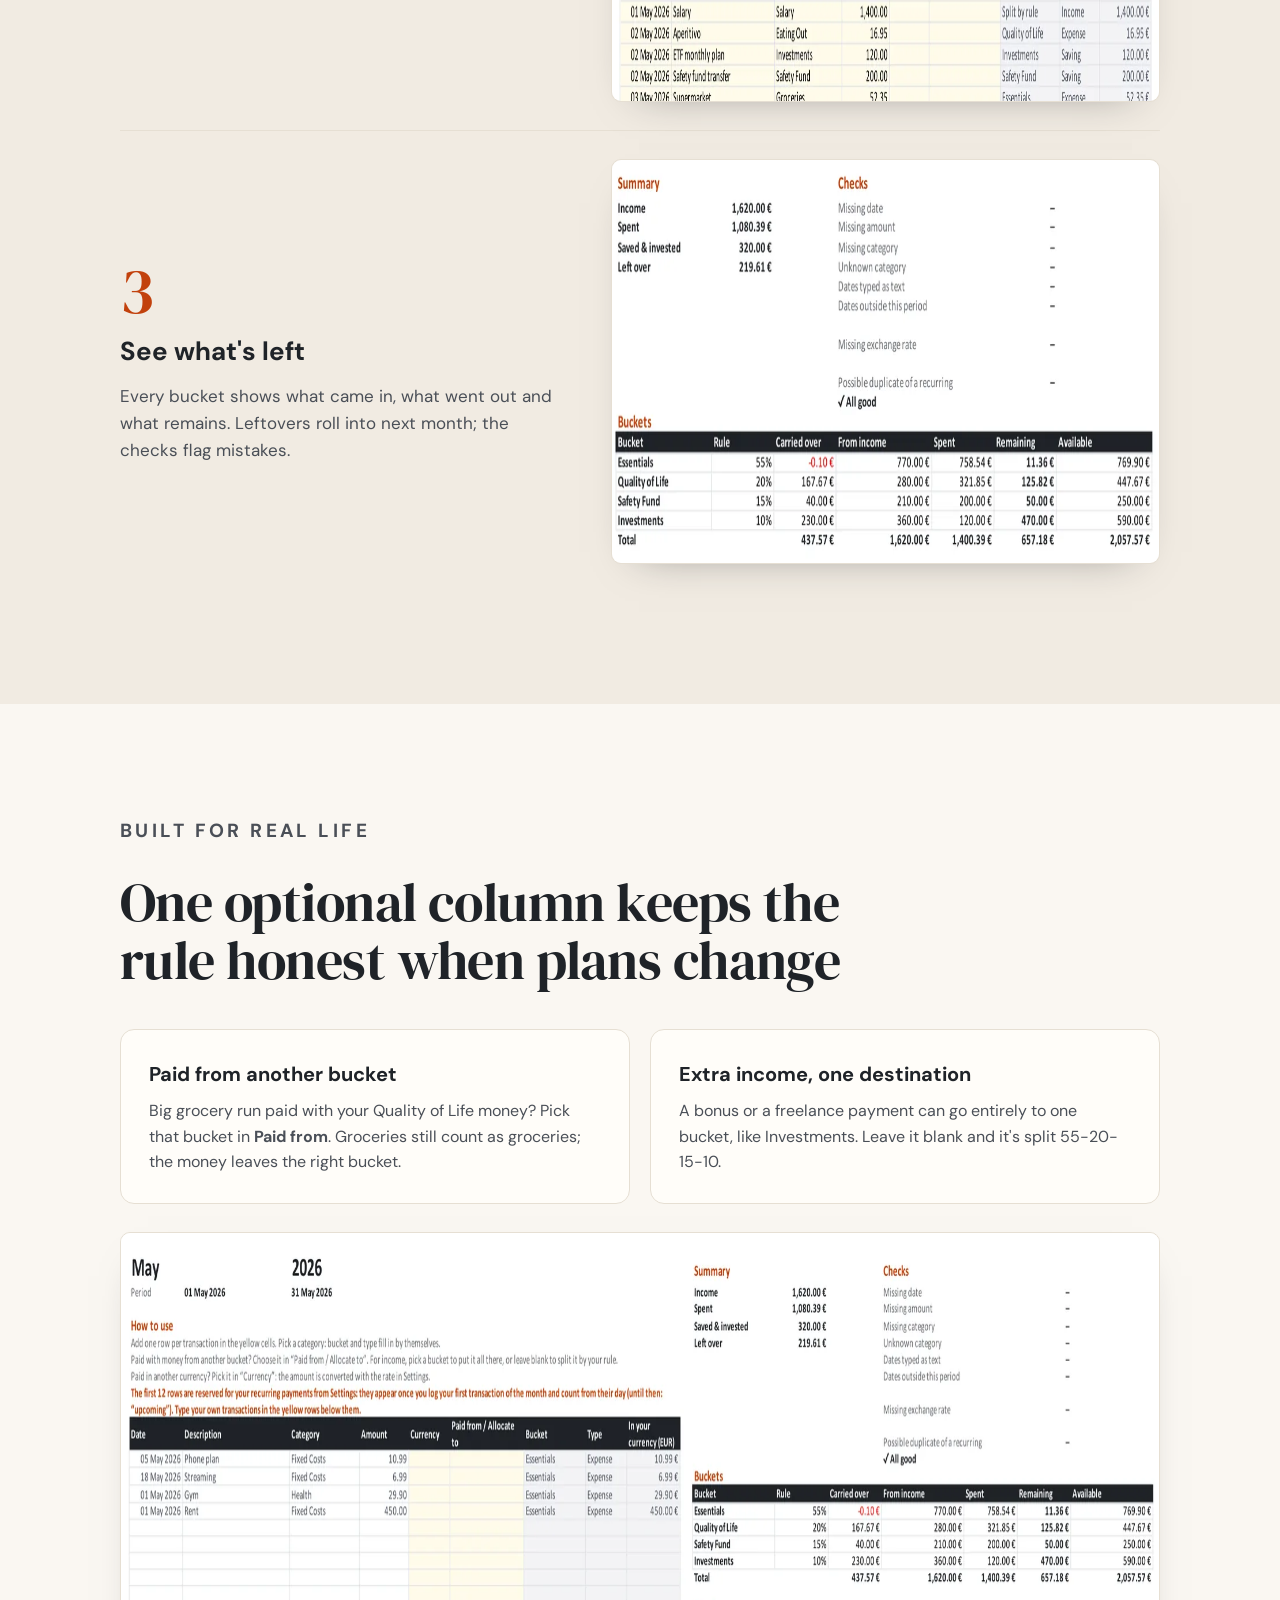
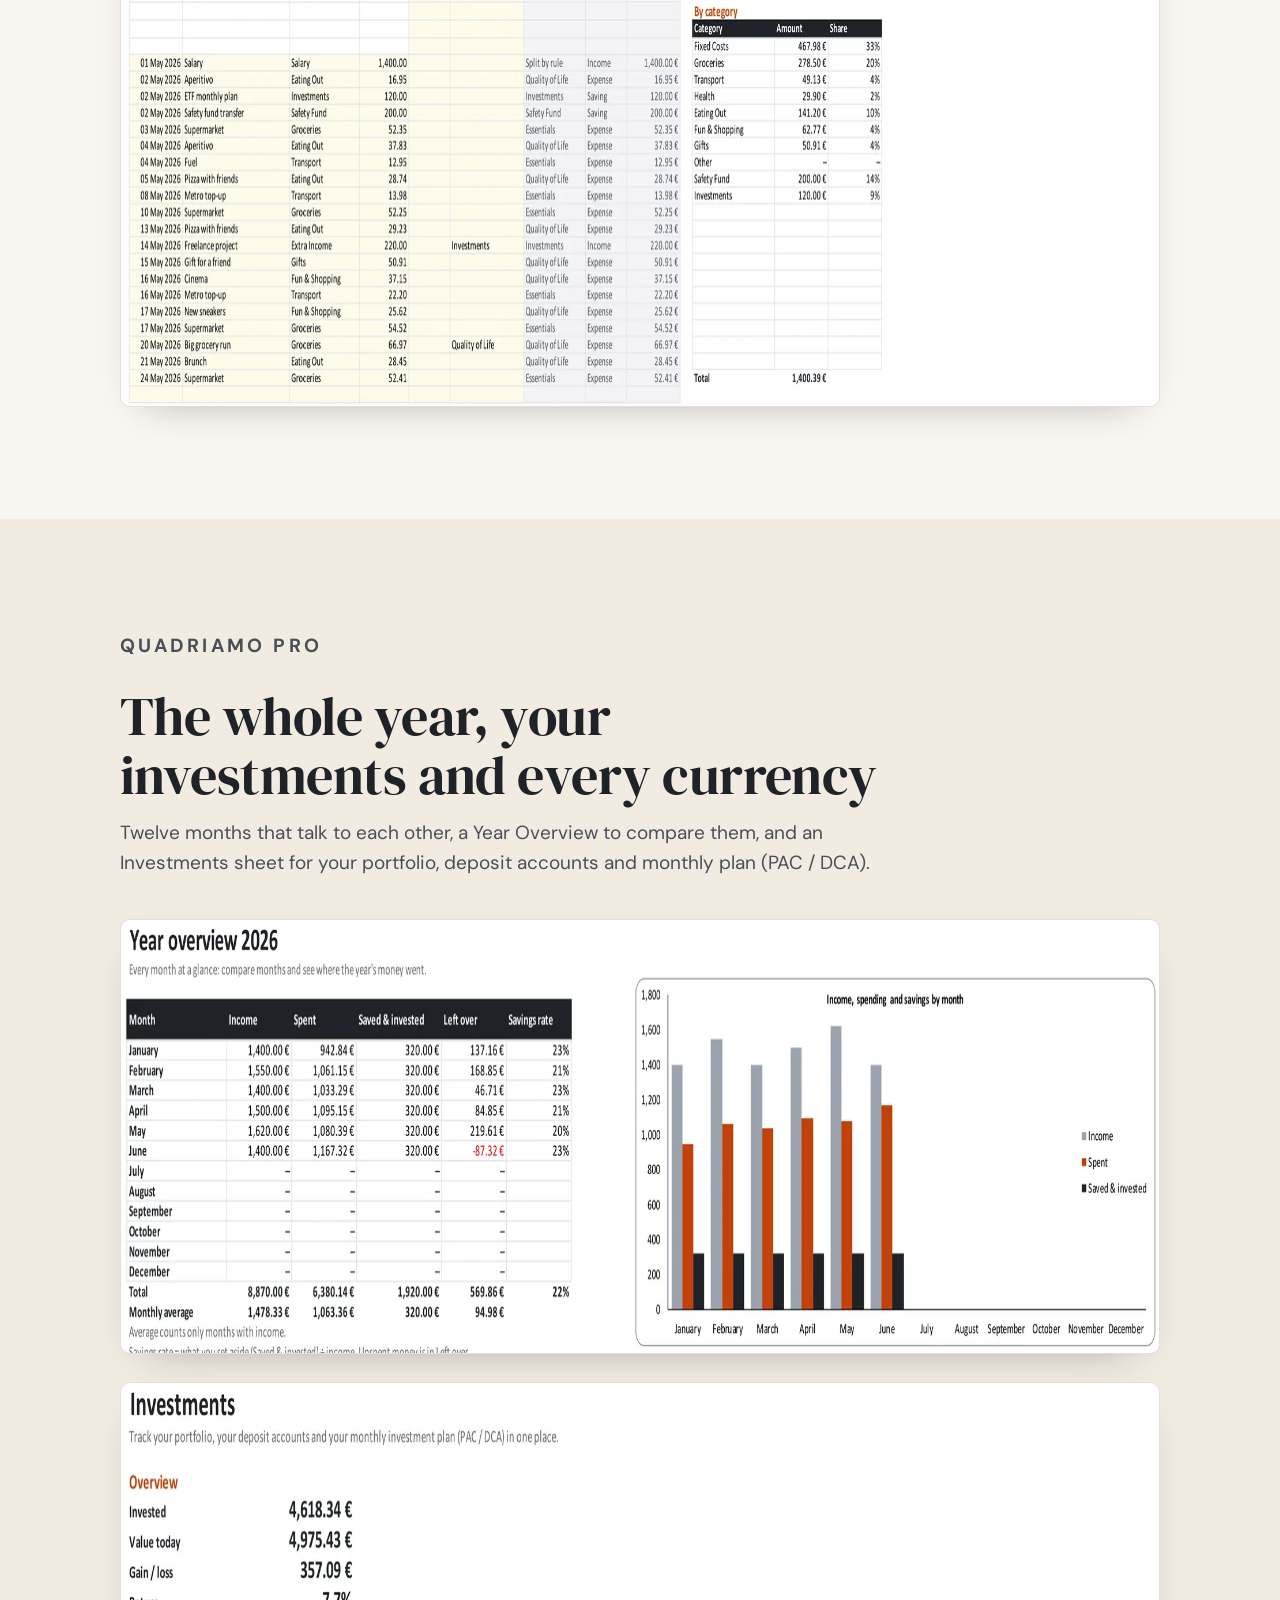
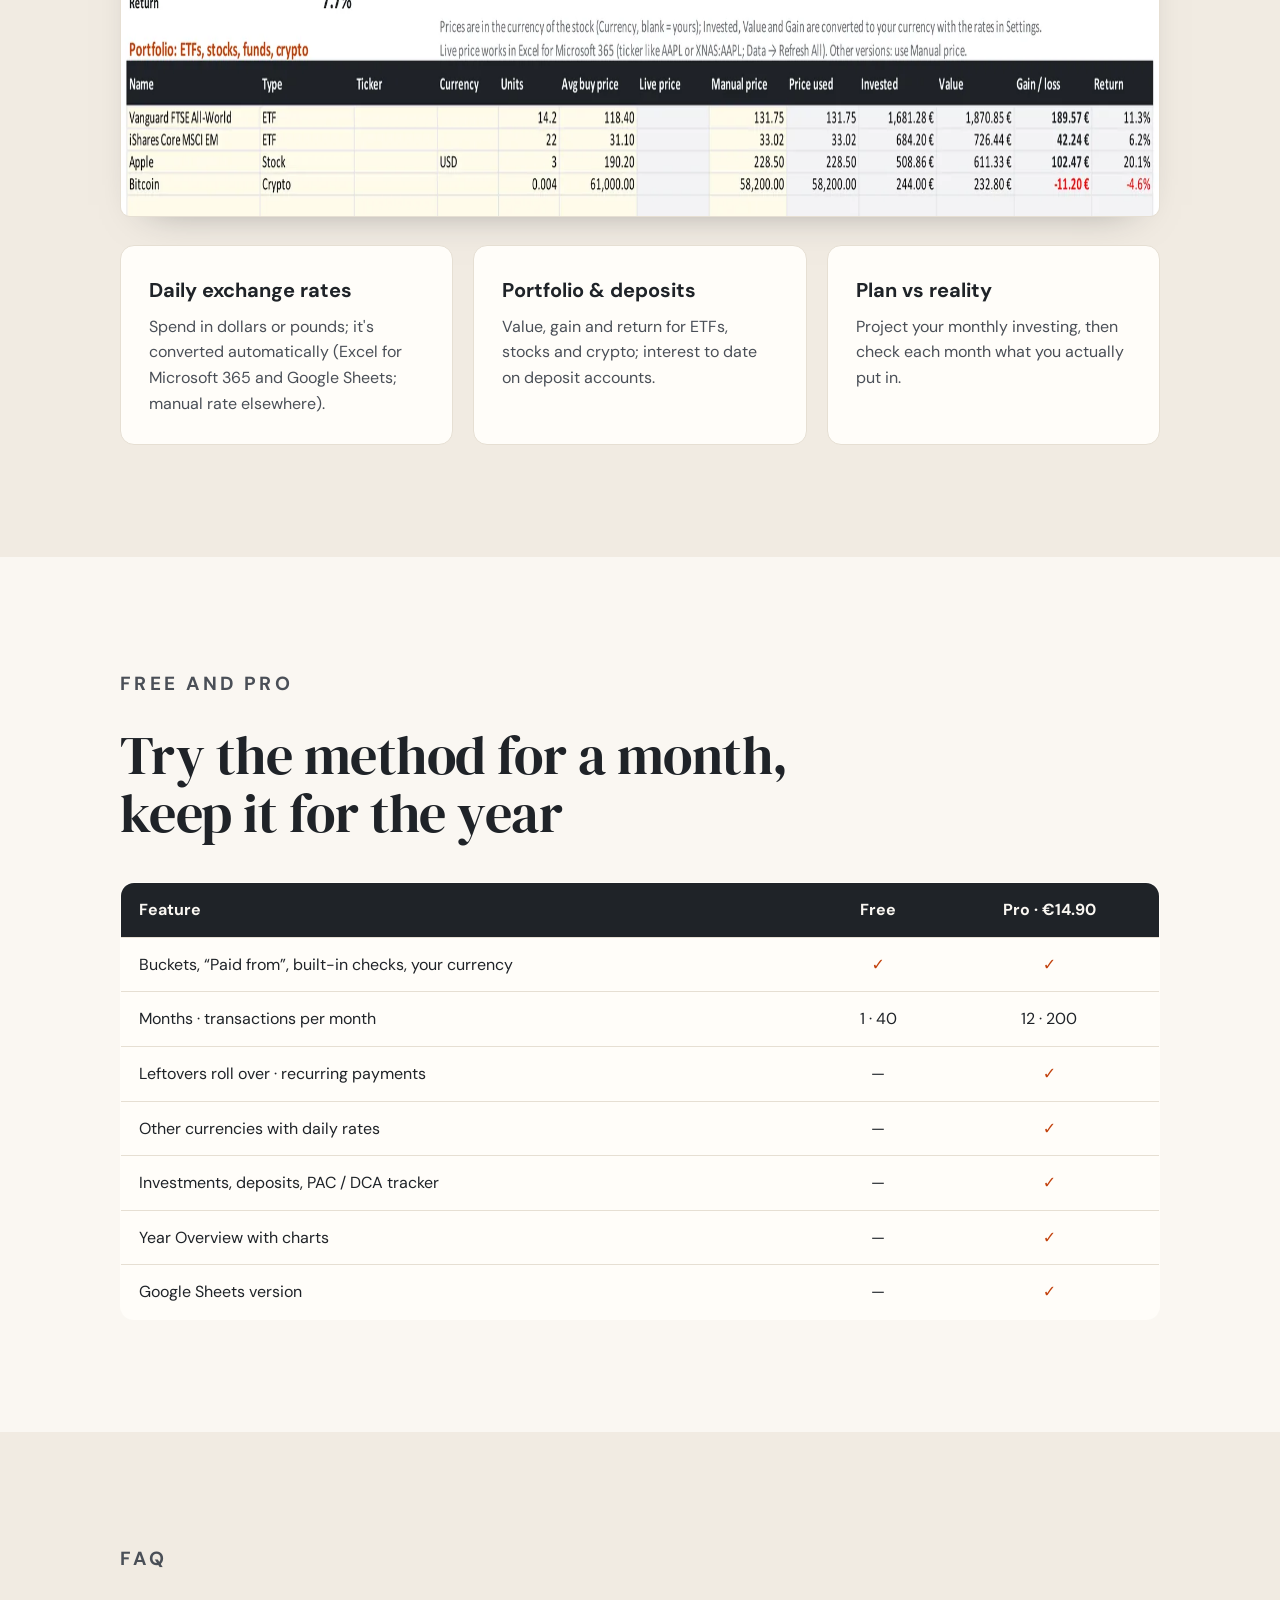
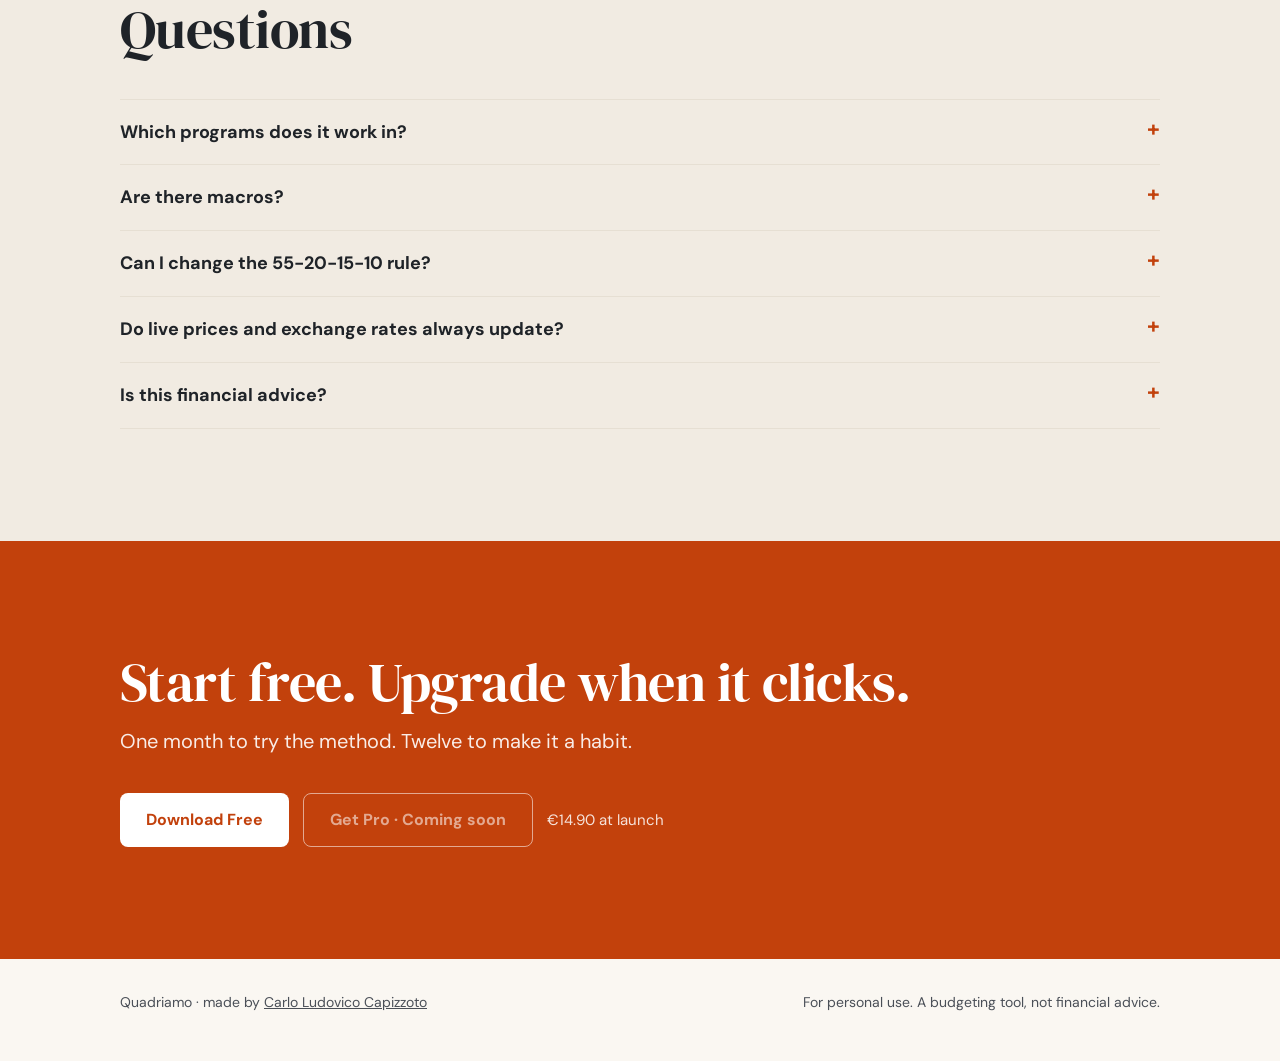
<file: quadro/index.html>
<!doctype html>
<html lang="en">
<head>
  <meta charset="utf-8">
  <meta name="viewport" content="width=device-width, initial-scale=1">
  <title>Quadro is now Quadriamo</title>
  <meta name="robots" content="noindex">
  <link rel="canonical" href="https://carloludovicocapizzoto.github.io/quadriamo/">
  <meta http-equiv="refresh" content="0; url=../quadriamo/">
  <script>location.replace("../quadriamo/" + location.search + location.hash);</script>
  <style>body{margin:0;background:#FAF7F2;color:#1F2328;font:17px/1.6 system-ui,sans-serif}@media (prefers-color-scheme:dark){body{background:#14171B;color:#F1ECE4}}p{max-width:640px;margin:64px auto;padding:0 16px}a{color:#C2410C}</style>
</head>
<body>
  <p>Quadro is now <b>Quadriamo</b>. <a href="../quadriamo/">Continue to the new page →</a></p>
</body>
</html>
</file>
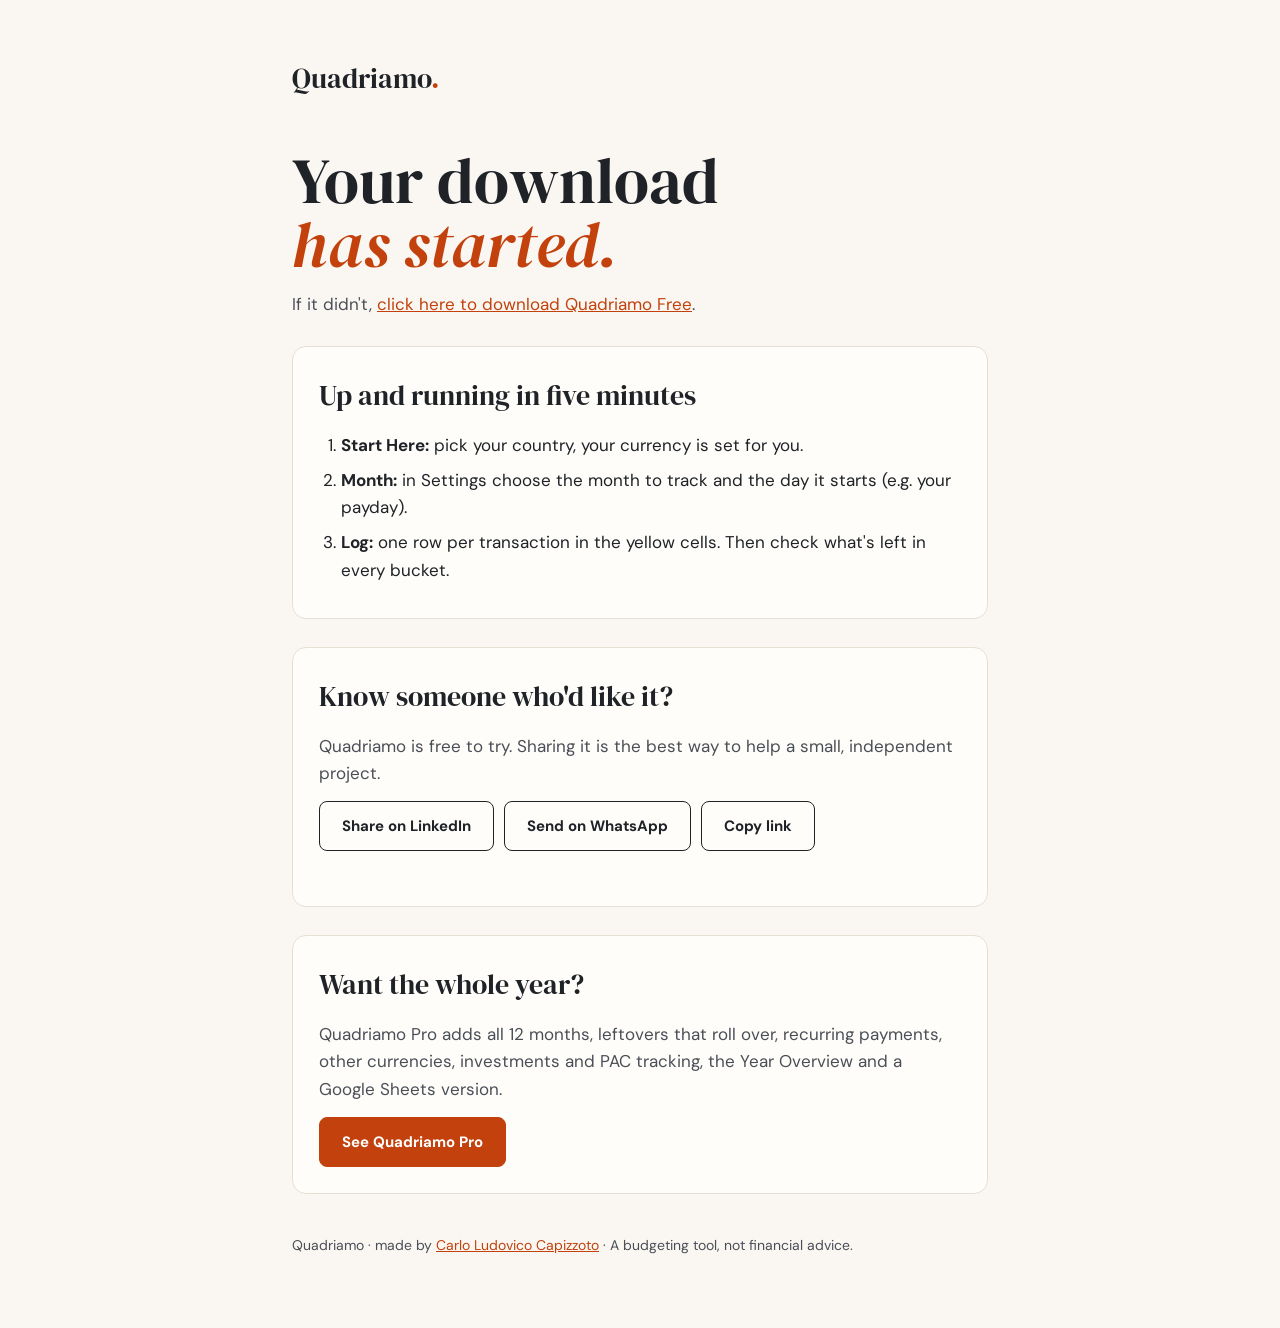
<file: quadriamo/download/index.html>
<!doctype html>
<html lang="en">
<head>
  <meta charset="utf-8">
  <meta name="viewport" content="width=device-width, initial-scale=1">
  <title>Your Quadriamo download · Quadriamo</title>
  <meta name="robots" content="noindex">
  <link rel="canonical" href="https://carloludovicocapizzoto.github.io/quadriamo/">
  <link rel="preconnect" href="https://fonts.googleapis.com">
  <link rel="preconnect" href="https://fonts.gstatic.com" crossorigin>
  <link href="https://fonts.googleapis.com/css2?family=DM+Serif+Display:ital@0;1&family=DM+Sans:wght@400;500;700&display=swap" rel="stylesheet">
  <style>
    :root { --bg:#FAF7F2; --alt:#F1EBE2; --surface:#FFFDF9; --text:#1F2328; --muted:#4A4F57; --line:#E6DFD3; --accent:#C2410C; color-scheme: light; }
    @media (prefers-color-scheme: dark) { :root { --bg:#14171B; --alt:#1A1E23; --surface:#1F2328; --text:#F1ECE4; --muted:#B5B0A8; --line:#2E333A; --accent:#F07A42; color-scheme: dark; } }
    * { box-sizing: border-box; }
    body { margin: 0; background: var(--bg); color: var(--text); font: 17px/1.6 "DM Sans", system-ui, sans-serif; }
    .wrap { max-width: 760px; margin: 0 auto; padding: 56px clamp(16px, 5vw, 32px) 72px; }
    .logo { font-family: "DM Serif Display", Georgia, serif; font-size: 28px; text-decoration: none; color: inherit; }
    .logo span { color: var(--accent); }
    h1 { font-family: "DM Serif Display", Georgia, serif; font-weight: 400; font-size: clamp(40px, 8vw, 64px); line-height: 1; margin: 48px 0 14px; }
    h1 em { color: var(--accent); }
    h2 { font-family: "DM Serif Display", Georgia, serif; font-weight: 400; font-size: 28px; margin: 0 0 14px; }
    p { margin: 0; }
    a { color: var(--accent); }
    .btn { color: var(--text); }
    .muted { color: var(--muted); }
    .btn { display: inline-flex; align-items: center; justify-content: center; gap: 8px; height: 50px; padding: 0 22px; border-radius: 8px; font: 700 15px "DM Sans", sans-serif; text-decoration: none; cursor: pointer; border: 1.5px solid var(--text); background: transparent; color: var(--text); }
    .btn-primary { background: var(--accent); border-color: var(--accent); color: #fff; }
    .card { background: var(--surface); border: 1px solid var(--line); border-radius: 14px; padding: 26px; margin-top: 28px; }
    ol { margin: 0; padding-left: 22px; }
    li { margin: 8px 0; }
    .share { display: flex; flex-wrap: wrap; gap: 10px; margin-top: 14px; }
    .note { font-size: 14px; color: var(--muted); margin-top: 10px; min-height: 1.4em; }
    footer { margin-top: 40px; font-size: 14px; color: var(--muted); }
    @media (max-width: 520px) { .btn { width: 100%; } }
  </style>
</head>
<body>
  <div class="wrap">
    <a class="logo" href="../">Quadriamo<span>.</span></a>
    <h1>Your download<br><em>has started.</em></h1>
    <p class="muted">If it didn't, <a href="../Quadriamo-Free.xlsx" download>click here to download Quadriamo Free</a>.</p>

    <div class="card">
      <h2>Up and running in five minutes</h2>
      <ol>
        <li><b>Start Here:</b> pick your country, your currency is set for you.</li>
        <li><b>Month:</b> in Settings choose the month to track and the day it starts (e.g. your payday).</li>
        <li><b>Log:</b> one row per transaction in the yellow cells. Then check what's left in every bucket.</li>
      </ol>
    </div>

    <div class="card">
      <h2>Know someone who'd like it?</h2>
      <p class="muted">Quadriamo is free to try. Sharing it is the best way to help a small, independent project.</p>
      <div class="share">
        <a class="btn" id="share-linkedin" target="_blank" rel="noopener">Share on LinkedIn</a>
        <a class="btn" id="share-whatsapp" target="_blank" rel="noopener">Send on WhatsApp</a>
        <button class="btn" id="copy-link" type="button">Copy link</button>
      </div>
      <p class="note" id="copy-note" aria-live="polite"></p>
    </div>

    <div class="card">
      <h2>Want the whole year?</h2>
      <p class="muted">Quadriamo Pro adds all 12 months, leftovers that roll over, recurring payments, other currencies, investments and PAC tracking, the Year Overview and a Google Sheets version.</p>
      <div class="share"><a class="btn btn-primary" href="../#pricing">See Quadriamo Pro</a></div>
    </div>

    <footer>Quadriamo · made by <a href="../../">Carlo Ludovico Capizzoto</a> · A budgeting tool, not financial advice.</footer>
  </div>

  <script>
    // Avvia il download appena la pagina si apre (ogni visita a questa pagina = un download, utile per contarli)
    window.addEventListener("load", function () {
      var a = document.createElement("a");
      a.href = "../Quadriamo-Free.xlsx"; a.download = "Quadriamo-Free.xlsx";
      document.body.appendChild(a); a.click(); a.remove();
    });
    var url = "https://carloludovicocapizzoto.github.io/quadriamo/";
    var msg = "I'm trying Quadriamo, a free budget planner for Excel based on the 55-20-15-10 rule: ";
    document.getElementById("share-linkedin").href = "https://www.linkedin.com/sharing/share-offsite/?url=" + encodeURIComponent(url);
    document.getElementById("share-whatsapp").href = "https://wa.me/?text=" + encodeURIComponent(msg + url);
    document.getElementById("copy-link").addEventListener("click", function () {
      var note = document.getElementById("copy-note");
      (navigator.clipboard ? navigator.clipboard.writeText(url) : Promise.reject())
        .then(function () { note.textContent = "Link copied."; })
        .catch(function () { note.textContent = url; });
    });
  </script>
</body>
</html>
</file>
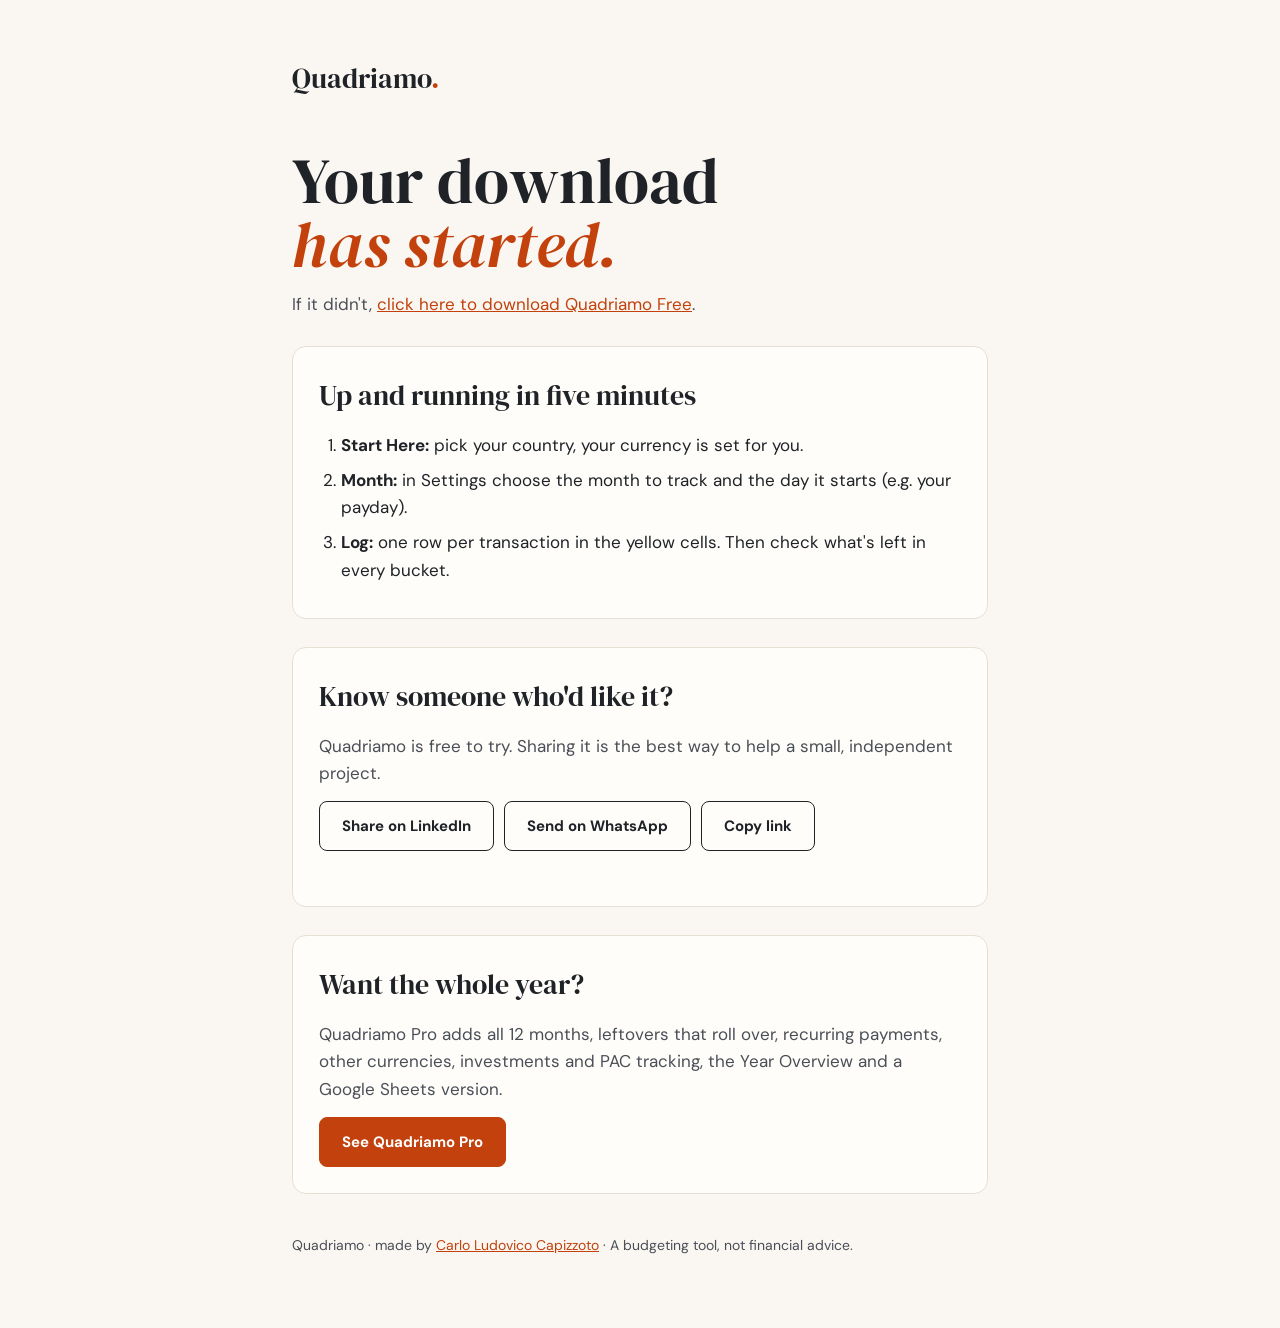
<file: quadro/download/index.html>
<!doctype html>
<html lang="en">
<head>
  <meta charset="utf-8">
  <meta name="viewport" content="width=device-width, initial-scale=1">
  <title>Quadro is now Quadriamo</title>
  <meta name="robots" content="noindex">
  <link rel="canonical" href="https://carloludovicocapizzoto.github.io/quadriamo/download/">
  <meta http-equiv="refresh" content="0; url=../../quadriamo/download/">
  <script>location.replace("../../quadriamo/download/" + location.search + location.hash);</script>
  <style>body{margin:0;background:#FAF7F2;color:#1F2328;font:17px/1.6 system-ui,sans-serif}@media (prefers-color-scheme:dark){body{background:#14171B;color:#F1ECE4}}p{max-width:640px;margin:64px auto;padding:0 16px}a{color:#C2410C}</style>
</head>
<body>
  <p>Quadro is now <b>Quadriamo</b>. <a href="../../quadriamo/download/">Continue to the new page →</a></p>
</body>
</html>
</file>
<file: styles.css>
/* ---------- Tokens ---------- */
:root {
  --bg: #f6f3ec;
  --surface: #fffdf8;
  --text: #0f1b2d;
  --muted: #5b6474;
  --faint: #9a9fa8;
  --line: #e3dccd;
  --accent: #8a6a33;
  --accent-soft: #efe5d2;
  --on-accent: #fffdf8;
  --ok: #3f7d4e;

  --serif: "Instrument Serif", Georgia, "Times New Roman", serif;
  --sans: "Manrope", system-ui, -apple-system, "Segoe UI", Roboto, sans-serif;
  --mono: "DM Mono", ui-monospace, "SFMono-Regular", Menlo, monospace;

  --maxw: 1080px;
  --gutter: clamp(16px, 5vw, 40px);
  --radius: 14px;
  color-scheme: light;
}

@media (prefers-color-scheme: dark) {
  :root:not([data-theme="light"]) {
    --bg: #0b1320;
    --surface: #111b2c;
    --text: #ece6da;
    --muted: #9ba3b1;
    --faint: #626c7d;
    --line: #1f2b40;
    --accent: #d4b47a;
    --accent-soft: #2a2416;
    --on-accent: #0b1320;
    --ok: #7fbf8c;
    color-scheme: dark;
  }
}
:root[data-theme="dark"] {
  --bg: #0b1320;
  --surface: #111b2c;
  --text: #ece6da;
  --muted: #9ba3b1;
  --faint: #626c7d;
  --line: #1f2b40;
  --accent: #d4b47a;
  --accent-soft: #2a2416;
  --on-accent: #0b1320;
  --ok: #7fbf8c;
  color-scheme: dark;
}

/* ---------- Base ---------- */
*, *::before, *::after { box-sizing: border-box; }
html { scroll-behavior: smooth; -webkit-text-size-adjust: 100%; }
body {
  margin: 0;
  background: var(--bg);
  color: var(--text);
  font-family: var(--sans);
  font-size: 17px;
  line-height: 1.65;
  -webkit-font-smoothing: antialiased;
  transition: background-color .25s ease, color .25s ease;
}
img { max-width: 100%; display: block; }
a { color: inherit; text-decoration-color: var(--accent); text-underline-offset: 3px; }
a:hover { color: var(--accent); }
:focus-visible { outline: 2px solid var(--accent); outline-offset: 3px; border-radius: 4px; }
strong { font-weight: 600; }

.container { width: 100%; max-width: var(--maxw); margin-inline: auto; padding-inline: var(--gutter); }

.skip-link {
  position: absolute; left: 16px; top: -60px; z-index: 100;
  background: var(--text); color: var(--bg); padding: 10px 16px; border-radius: 8px;
}
.skip-link:focus { top: 12px; }

/* ---------- Header ---------- */
.site-header {
  position: sticky; top: 0; z-index: 50;
  background: color-mix(in srgb, var(--bg) 85%, transparent);
  backdrop-filter: saturate(140%) blur(10px);
  -webkit-backdrop-filter: saturate(140%) blur(10px);
  border-bottom: 1px solid transparent;
  transition: border-color .2s ease;
}
.site-header.scrolled { border-bottom-color: var(--line); }
.nav { display: flex; align-items: center; justify-content: space-between; gap: 16px; height: 64px; }
.nav-logo { font-family: var(--serif); font-size: 22px; font-weight: 600; text-decoration: none; letter-spacing: -.01em; }
.nav-logo .dot { color: var(--accent); }
.nav-links { display: flex; gap: 28px; list-style: none; margin: 0; padding: 0; }
.nav-links a { text-decoration: none; font-size: 14px; color: var(--muted); font-weight: 500; }
.nav-links a:hover { color: var(--text); }
.nav-actions { display: flex; gap: 6px; }
.icon-btn {
  display: inline-flex; align-items: center; justify-content: center; gap: 2px;
  min-width: 40px; height: 40px; padding: 0 10px;
  background: transparent; color: var(--text);
  border: 1px solid var(--line); border-radius: 999px;
  font: 600 12px/1 var(--sans); letter-spacing: .04em; cursor: pointer;
  transition: border-color .2s, background-color .2s;
}
.icon-btn:hover { border-color: var(--text); }
.lang-opt { color: var(--faint); }
.lang-opt.active { color: var(--text); }
.lang-sep { color: var(--faint); margin: 0 2px; }
.icon-moon { display: none; }
:root[data-theme="dark"] .icon-sun { display: none; }
:root[data-theme="dark"] .icon-moon { display: block; }
@media (prefers-color-scheme: dark) {
  :root:not([data-theme="light"]) .icon-sun { display: none; }
  :root:not([data-theme="light"]) .icon-moon { display: block; }
}

/* ---------- Hero ---------- */
.hero { padding-top: clamp(56px, 12vh, 120px); padding-bottom: clamp(48px, 8vh, 88px); }
.availability {
  display: inline-flex; align-items: center; gap: 10px;
  margin: 0 0 28px; padding: 6px 14px 6px 12px;
  border: 1px solid var(--line); border-radius: 999px;
  font-size: 13px; font-weight: 500; color: var(--muted);
}
.pulse { width: 8px; height: 8px; border-radius: 50%; background: var(--ok); position: relative; flex: none; }
.pulse::after {
  content: ""; position: absolute; inset: 0; border-radius: 50%; background: var(--ok);
  animation: pulse 2s ease-out infinite;
}
@keyframes pulse { from { transform: scale(1); opacity: .6; } to { transform: scale(2.8); opacity: 0; } }

.hero-title {
  font-family: var(--serif); font-weight: 400;
  font-size: clamp(44px, 8.4vw, 96px); line-height: 1.02; letter-spacing: -.025em;
  margin: 0;
}
.hero-hi, .hero-name { display: block; }
.hero-name em { color: var(--accent); font-style: italic; }
.hero-sub {
  font-family: var(--serif); font-weight: 400;
  font-size: clamp(22px, 3.2vw, 36px); line-height: 1.25; letter-spacing: -.01em;
  color: var(--muted); max-width: 22em; margin: 22px 0 0;
}
.hero-sub strong { color: var(--text); font-weight: 500; }
.hero-sub em { color: var(--text); }

.hero-cta { display: flex; flex-wrap: wrap; gap: 12px; margin-top: 40px; }
.btn {
  display: inline-flex; align-items: center; gap: 10px;
  height: 50px; padding: 0 24px; border-radius: 999px;
  font: 600 15px/1 var(--sans); text-decoration: none;
  transition: transform .15s ease, background-color .2s, color .2s, border-color .2s;
}
.btn:hover { transform: translateY(-1px); }
.btn-primary { background: var(--text); color: var(--bg); }
.btn-primary:hover { background: var(--accent); color: var(--on-accent); }
.btn-ghost { border: 1px solid var(--line); color: var(--text); }
.btn-ghost:hover { border-color: var(--text); color: var(--text); }

.hero-stats {
  display: grid; grid-template-columns: repeat(4, 1fr);
  margin: clamp(56px, 9vh, 96px) 0 0; padding-top: 32px;
  border-top: 1px solid var(--line);
}
.stat { display: flex; flex-direction: column-reverse; justify-content: flex-end; padding-right: 16px; }
.stat + .stat { padding-left: 24px; border-left: 1px solid var(--line); }
.stat dd {
  margin: 0; font-family: var(--serif); font-weight: 500;
  font-size: clamp(34px, 4.6vw, 54px); line-height: 1; letter-spacing: -.02em;
  font-variant-numeric: tabular-nums;
}
.stat dt { margin-top: 10px; font-size: 13.5px; color: var(--muted); line-height: 1.4; }

/* ---------- Sections ---------- */
.section { padding-block: clamp(64px, 11vh, 120px); border-top: 1px solid var(--line); }
.section-head { display: flex; align-items: baseline; gap: 18px; margin-bottom: clamp(32px, 5vh, 56px); }
.eyebrow { margin: 0; font: 600 13px/1 var(--sans); color: var(--accent); letter-spacing: .08em; }
.section-head h2 {
  margin: 0; font-family: var(--serif); font-weight: 400;
  font-size: clamp(34px, 5vw, 56px); line-height: 1.05; letter-spacing: -.02em;
}

/* About */
.about-grid { display: grid; grid-template-columns: 1.5fr 1fr; gap: clamp(32px, 6vw, 80px); align-items: start; }
.about-text p { margin: 0 0 1.1em; max-width: 36em; color: var(--muted); }
.about-text p strong { color: var(--text); }
.about-text .lead {
  font-family: var(--serif); font-size: clamp(22px, 2.6vw, 28px); line-height: 1.35;
  color: var(--text); letter-spacing: -.01em; margin-bottom: 1em;
}
.about-photo { margin: 0; }
.about-photo img {
  width: 100%; height: auto; aspect-ratio: 4 / 5; object-fit: cover;
  border-radius: var(--radius); background: var(--surface); border: 1px solid var(--line);
}

/* Timeline */
.timeline-group + .timeline-group { margin-top: 56px; }
.timeline-label {
  margin: 0 0 8px; font: 600 12px/1 var(--sans);
  text-transform: uppercase; letter-spacing: .12em; color: var(--faint);
}
.timeline { list-style: none; margin: 0; padding: 0; }
.tl-item {
  display: grid; grid-template-columns: 200px 1fr; gap: 32px;
  padding: 28px 0; border-bottom: 1px solid var(--line);
}
.tl-meta { display: flex; flex-direction: column; gap: 2px; font-size: 14px; }
.tl-date { font-weight: 600; text-transform: uppercase; letter-spacing: .06em; font-size: 12.5px; }
.tl-place { color: var(--muted); }
.tl-body h4 { margin: 0 0 6px; font-family: var(--serif); font-weight: 500; font-size: 24px; line-height: 1.25; letter-spacing: -.01em; }
.tl-body h4 .at { color: var(--muted); font-weight: 400; }
.tl-body p { margin: 0; color: var(--muted); max-width: 40em; }

.chips { display: flex; flex-wrap: wrap; gap: 8px; list-style: none; padding: 0; margin: 16px 0 0; }
.chips li {
  padding: 5px 12px; border-radius: 999px;
  background: var(--accent-soft); color: var(--accent);
  font-size: 13px; font-weight: 600;
}
.chips-plain li { background: transparent; color: var(--muted); border: 1px solid var(--line); font-weight: 500; }

/* Projects */
.card {
  background: var(--surface); border: 1px solid var(--line); border-radius: var(--radius);
  padding: clamp(24px, 3vw, 32px);
  transition: transform .2s ease, border-color .2s ease;
}
.card:hover { transform: translateY(-2px); border-color: var(--faint); }
.card h3 { margin: 6px 0 10px; font-family: var(--serif); font-weight: 500; font-size: 24px; line-height: 1.2; letter-spacing: -.01em; }
.card p { margin: 0; color: var(--muted); font-size: 16px; }
.card-tag { font: 600 12px/1.4 var(--sans) !important; text-transform: uppercase; letter-spacing: .1em; color: var(--accent) !important; }
.card-top { display: flex; justify-content: space-between; align-items: baseline; gap: 12px; }
.card-link { font-size: 14px; font-weight: 600; text-decoration: none; color: var(--muted); }
.card-link:hover { color: var(--accent); }

.card-feature { padding: clamp(28px, 4vw, 48px); }
.card-feature h3 { font-size: clamp(28px, 3.4vw, 38px); }
.card-feature > p { max-width: 40em; font-size: 17px; }
.metrics {
  display: grid; grid-template-columns: repeat(3, 1fr);
  gap: 1px; margin: 32px 0 0;
  background: var(--line); border: 1px solid var(--line); border-radius: 12px; overflow: hidden;
}
.metric { background: var(--surface); padding: 22px 20px; display: flex; flex-direction: column-reverse; justify-content: flex-end; }
.metric dd {
  margin: 0; font-family: var(--serif); font-weight: 500;
  font-size: clamp(32px, 4vw, 46px); line-height: 1; letter-spacing: -.02em; color: var(--accent);
  font-variant-numeric: tabular-nums;
}
.metric dt { margin-top: 8px; font-size: 13.5px; color: var(--muted); line-height: 1.4; }

.cards { display: grid; grid-template-columns: repeat(2, 1fr); gap: 20px; margin-top: 20px; }
.big-number { margin-top: 18px !important; font-family: var(--serif); font-size: 34px !important; color: var(--accent) !important; letter-spacing: -.02em; line-height: 1.1; }
.big-number span { font-family: var(--sans); font-size: 14px; color: var(--muted); letter-spacing: 0; }

/* Skills */
.skills-grid { display: grid; grid-template-columns: repeat(4, 1fr); gap: 32px; }
.skill-col h3 { margin: 0 0 14px; font-family: var(--serif); font-weight: 500; font-size: 21px; letter-spacing: -.01em; }
.skill-col ul { list-style: none; margin: 0; padding: 0; }
.skill-col li { padding: 9px 0; border-top: 1px solid var(--line); color: var(--muted); font-size: 15.5px; }

/* Contact */
.contact-lead {
  font-family: var(--serif); font-size: clamp(30px, 4.6vw, 52px); line-height: 1.12; letter-spacing: -.02em;
  margin: 0 0 40px; max-width: 16em;
}
.contact-lead em { color: var(--accent); }
.contact-list { list-style: none; margin: 0; padding: 0; }
.contact-list li {
  display: grid; grid-template-columns: 140px 1fr; gap: 16px; align-items: baseline;
  padding: 18px 0; border-top: 1px solid var(--line);
}
.contact-list li:last-child { border-bottom: 1px solid var(--line); }
.contact-label { font: 600 12px/1 var(--sans); text-transform: uppercase; letter-spacing: .12em; color: var(--faint); }
.contact-list a { font-size: clamp(17px, 2vw, 21px); font-weight: 500; text-decoration: none; overflow-wrap: anywhere; }

/* Footer */
.site-footer {
  display: flex; justify-content: space-between; gap: 16px;
  padding-block: 32px 48px; font-size: 13px; color: var(--faint);
  text-transform: uppercase; letter-spacing: .08em;
}
.site-footer p { margin: 0; }
.site-footer a { text-decoration: none; }

/* Reveal on scroll (attivato solo se JS è presente) */
.js .reveal { opacity: 0; transform: translateY(16px); transition: opacity .5s ease, transform .5s ease; }
.js .reveal.in { opacity: 1; transform: none; }

/* ---------- Responsive ---------- */
@media (max-width: 900px) {
  .nav-links { display: none; }
  .hero-stats { grid-template-columns: repeat(2, 1fr); row-gap: 28px; }
  .stat:nth-child(3) { padding-left: 0; border-left: 0; }
  .skills-grid { grid-template-columns: repeat(2, 1fr); }
  .metrics { grid-template-columns: repeat(2, 1fr); }
}
@media (max-width: 680px) {
  body { font-size: 16px; }
  .about-grid { grid-template-columns: 1fr; }
  .about-photo { max-width: 320px; order: -1; }
  .tl-item { grid-template-columns: 1fr; gap: 8px; }
  .cards { grid-template-columns: 1fr; }
  .contact-list li { grid-template-columns: 1fr; gap: 6px; }
  .site-footer { flex-direction: column; }
}
@media (max-width: 420px) {
  .skills-grid { grid-template-columns: 1fr; }
  .metrics { grid-template-columns: 1fr 1fr; }
  .metric { padding: 18px 14px; }
  .stat + .stat { padding-left: 16px; }
  .stat:nth-child(3) { padding-left: 0; }
  .btn { width: 100%; justify-content: center; }
}

@media (prefers-reduced-motion: reduce) {
  html { scroll-behavior: auto; }
  *, *::before, *::after { animation: none !important; transition: none !important; }
  .js .reveal { opacity: 1; transform: none; }
}

@media print {
  .site-header, .hero-cta, .skip-link { display: none; }
  .section { border: 0; padding-block: 24px; }
}

/* ---------- Aggiunte: altre esperienze, skill, interessi ---------- */
.mini-list { list-style: none; margin: 0; padding: 0; }
.mini-list li {
  display: flex; justify-content: space-between; gap: 16px; flex-wrap: wrap;
  padding: 16px 0; border-bottom: 1px solid var(--line); font-size: 15.5px;
}
.mini-role { color: var(--text); }
.mini-date { color: var(--muted); font-size: 14px; }
.skills-grid { grid-template-columns: repeat(3, 1fr); row-gap: 48px; }
.skill-highlight strong { font-family: var(--serif); font-size: 22px; color: var(--accent); font-weight: 500; }
.muted-date { color: var(--faint); }

.interests { display: grid; grid-template-columns: repeat(4, 1fr); gap: 40px 28px; }
.interest { border-top: 2px solid var(--text); padding-top: 18px; }
.interest-num { margin: 0; font-family: var(--serif); font-size: 30px; line-height: 1.1; color: var(--accent); letter-spacing: -.02em; }
.interest-num span { font-size: 18px; }
.interest h3 { margin: 10px 0 6px; font-family: var(--serif); font-weight: 500; font-size: 21px; }
.interest p:last-child { margin: 0; color: var(--muted); font-size: 15.5px; }

@media (max-width: 900px) {
  .interests { grid-template-columns: repeat(2, 1fr); row-gap: 32px; }
  .skills-grid { grid-template-columns: repeat(2, 1fr); }
}
@media (max-width: 420px) {
  .interests, .skills-grid { grid-template-columns: 1fr; }
}
.thesis { margin-top: 8px !important; font-size: 15px; }
.card-feature-2 { margin-top: 20px; }
.card-feature-2 .metrics { grid-template-columns: repeat(3, 1fr); }
.card-sponsors { margin: 0; font-size: 13px; font-weight: 600; color: var(--muted) !important; letter-spacing: .04em; }
@media (max-width: 420px) { .card-feature-2 .metrics { grid-template-columns: 1fr 1fr; } }

/* Libri, musica, YouTube & podcast */
.shelf { margin-top: 64px; }
.shelf .timeline-label { margin-bottom: 20px; }
.shelf-grid { display: grid; grid-template-columns: repeat(3, 1fr); gap: 32px; }
.shelf-col { background: var(--surface); border: 1px solid var(--line); border-radius: var(--radius); padding: 24px; }
.shelf-col h4 { margin: 0 0 14px; font-family: var(--serif); font-weight: 500; font-size: 22px; letter-spacing: -.01em; }
.shelf-lead { margin: 0 0 14px; color: var(--muted); font-size: 15px; }
.books { list-style: none; counter-reset: b; margin: 0; padding: 0; }
.books li { counter-increment: b; display: grid; grid-template-columns: 28px 1fr; padding: 10px 0; border-top: 1px solid var(--line); }
.books li::before { content: counter(b, decimal-leading-zero); grid-row: span 2; font: 600 12px/1.9 var(--sans); color: var(--accent); }
.books cite { font-family: var(--serif); font-style: italic; font-size: 17px; line-height: 1.3; }
.books span { font-size: 13.5px; color: var(--muted); }
.music-list { list-style: none; margin: 0; padding: 0; }
.music-list li { display: flex; justify-content: space-between; align-items: baseline; gap: 12px; padding: 10px 0; border-top: 1px solid var(--line); }
.music-list strong { font-family: var(--serif); font-weight: 500; font-size: 19px; white-space: nowrap; }
.music-list span { white-space: nowrap; }
.music-list span { font-size: 13px; color: var(--muted); text-transform: uppercase; letter-spacing: .08em; }
.shelf-col .chips { margin-top: 0; }
@media (max-width: 900px) { .shelf-grid { grid-template-columns: 1fr; gap: 16px; } }

/* Esclusività */
.interest-feature {
  margin-bottom: 40px; padding: clamp(28px, 4vw, 44px);
  border-radius: var(--radius); background: var(--accent-soft);
  display: grid; grid-template-columns: minmax(0, 1fr) minmax(0, 1.6fr); gap: 8px 48px; align-items: end;
}
.interest-feature .eyebrow { grid-column: 1 / -1; margin-bottom: 4px; }
.interest-feature h3 {
  margin: 0; font-family: var(--serif); font-weight: 400;
  font-size: clamp(40px, 6vw, 68px); line-height: 1; letter-spacing: -.03em; color: var(--accent);
}
.interest-feature p:last-child { margin: 0; font-size: 17px; color: var(--text); max-width: 34em; }
@media (max-width: 680px) { .interest-feature { grid-template-columns: 1fr; gap: 12px; } }

/* ---------- Anteprima Excel ---------- */
.card-excel { margin-top: 20px; }
.card-excel > p { max-width: 44em; }
.xl {
  margin: 28px 0 0; border: 1px solid var(--line); border-radius: 12px; overflow: hidden;
  background: var(--bg); font-size: 13.5px;
}
.xl-bar { display: flex; align-items: center; gap: 6px; padding: 10px 14px; border-bottom: 1px solid var(--line); background: var(--surface); }
.xl-dot { width: 10px; height: 10px; border-radius: 50%; background: var(--line); }
.xl-file { margin-left: 8px; font-weight: 600; color: var(--muted); font-size: 12.5px; }
.xl-sample { margin-left: auto; font-size: 11px; font-weight: 600; text-transform: uppercase; letter-spacing: .08em; color: var(--accent); background: var(--accent-soft); padding: 3px 9px; border-radius: 999px; }
.xl-body { display: grid; grid-template-columns: 1.45fr 1fr; }
.xl-pane { padding: 18px; min-width: 0; }
.xl-pane + .xl-pane { border-left: 1px solid var(--line); }
.xl .xl-pane-title { margin: 0 0 10px; font: 600 11.5px/1 var(--sans); text-transform: uppercase; letter-spacing: .1em; color: var(--faint); }
.xl .xl-mt { margin-top: 24px; }
.xl-log { overflow-x: auto; }
.xl table { width: 100%; border-collapse: collapse; font-variant-numeric: tabular-nums; }
.xl th { text-align: left; font-weight: 600; color: var(--muted); font-size: 12px; padding: 6px 8px; border-bottom: 1px solid var(--line); background: var(--surface); }
.xl td { padding: 7px 8px; border-bottom: 1px solid var(--line); white-space: nowrap; }
.xl .num { text-align: right; }
.xl-tag { display: inline-block; padding: 2px 8px; border-radius: 6px; font-size: 12px; font-weight: 600; }
.t-groc { background: color-mix(in srgb, #16a34a 16%, transparent); color: #15803d; }
.t-trans { background: color-mix(in srgb, #2563eb 14%, transparent); color: #1d4ed8; }
.t-fixed { background: color-mix(in srgb, #9333ea 14%, transparent); color: #7e22ce; }
.t-disc { background: var(--accent-soft); color: var(--accent); }
.t-inv { background: color-mix(in srgb, #0891b2 15%, transparent); color: #0e7490; }
:root[data-theme="dark"] .t-groc { color: #4ade80; } :root[data-theme="dark"] .t-trans { color: #93b4ff; }
:root[data-theme="dark"] .t-fixed { color: #d8b4fe; } :root[data-theme="dark"] .t-inv { color: #67e8f9; }
@media (prefers-color-scheme: dark) {
  :root:not([data-theme="light"]) .t-groc { color: #4ade80; } :root:not([data-theme="light"]) .t-trans { color: #93b4ff; }
  :root:not([data-theme="light"]) .t-fixed { color: #d8b4fe; } :root:not([data-theme="light"]) .t-inv { color: #67e8f9; }
}
.xl-note { margin: 10px 0 0 !important; font-size: 12.5px !important; color: var(--muted); }
.xl-stack { display: flex; height: 14px; border-radius: 7px; overflow: hidden; gap: 2px; }
.s1 { background: var(--accent); }
.s2 { background: color-mix(in srgb, var(--accent) 65%, var(--bg)); }
.s3 { background: color-mix(in srgb, var(--accent) 40%, var(--bg)); }
.s4 { background: color-mix(in srgb, var(--text) 55%, var(--bg)); }
.xl-legend { list-style: none; margin: 12px 0 0; padding: 0; display: grid; gap: 6px; }
.xl-legend li { display: flex; align-items: center; gap: 8px; color: var(--muted); }
.xl-legend i { width: 10px; height: 10px; border-radius: 3px; flex: none; }
.xl-legend b { margin-left: auto; color: var(--text); font-weight: 600; }
.xl-bars { display: flex; align-items: flex-end; gap: 10px; height: 110px; padding-bottom: 18px; border-bottom: 1px solid var(--line); }
.xl-bars div { position: relative; flex: 1; height: var(--h); background: color-mix(in srgb, var(--text) 18%, var(--bg)); border-radius: 4px 4px 0 0; }
.xl-bars div.cur { background: var(--accent); }
.xl-bars span { position: absolute; bottom: -18px; left: 0; right: 0; text-align: center; font-size: 11px; color: var(--faint); }
.xl-tabs { display: flex; gap: 2px; padding: 0 10px; border-top: 1px solid var(--line); background: var(--surface); overflow-x: auto; }
.xl-tabs span { padding: 7px 12px; font-size: 12px; color: var(--muted); white-space: nowrap; }
.xl-tabs span.on { color: var(--text); font-weight: 600; box-shadow: inset 0 2px 0 var(--accent); background: var(--bg); }
@media (max-width: 760px) {
  .xl-body { grid-template-columns: 1fr; }
  .xl-pane + .xl-pane { border-left: 0; border-top: 1px solid var(--line); }
}
@media (max-width: 520px) {
  .xl th:first-child, .xl td:first-child { display: none; }
  .xl th, .xl td { padding: 6px 5px; }
  .xl-pane { padding: 14px; }
  .xl-file { white-space: nowrap; overflow: hidden; text-overflow: ellipsis; min-width: 0; }
  .xl-sample { white-space: nowrap; }
}
@media (max-width: 520px) {
  .xl { font-size: 12.5px; }
  .xl td:nth-child(2) { white-space: normal; }
  .xl-tag { font-size: 11px; padding: 2px 6px; }
  .card-excel { padding: 20px; }
}


/* ---------- Stile personale: blu notte + ottone, Instrument Serif / Manrope / DM Mono ---------- */
/* Instrument Serif ha un solo peso: niente grassetti finti sui titoli */
.hero-title, .hero-sub, .section-head h2, .about-text .lead, .tl-body h4, .card h3, .skill-col h3,
.contact-lead, .stat dd, .metric dd, .big-number, .interest-num, .interest h3, .shelf-col h4,
.books cite, .music-list strong, .interest-feature h3, .nav-logo, .skill-highlight strong { font-weight: 400; }
.hero-title { font-size: clamp(48px, 9vw, 104px); letter-spacing: -.02em; }
.hero-sub { font-size: clamp(24px, 3.4vw, 38px); }
.section-head h2 { font-size: clamp(40px, 5.6vw, 64px); letter-spacing: -.015em; }
.tl-body h4, .card h3 { font-size: 27px; letter-spacing: 0; }
.card-feature h3 { font-size: clamp(32px, 3.8vw, 42px); }
.skill-col h3, .interest h3, .shelf-col h4 { font-size: 24px; }
.stat dd, .metric dd { letter-spacing: -.01em; }
.nav-logo { font-size: 26px; }
.hero-sub strong { font-weight: 400; font-style: italic; }

/* Etichette in stile "macchina da scrivere" */
.eyebrow, .timeline-label, .card-tag, .contact-label, .tl-date, .availability, .site-footer,
.xl .xl-pane-title, .xl-sample, .chips li, .lang-btn, .music-list span, .books li::before {
  font-family: var(--mono) !important; font-weight: 400 !important;
}
.eyebrow { font-size: 12px; letter-spacing: .14em; }
.eyebrow::before { content: "— "; }
.section-head { gap: 22px; }
.chips li { font-size: 12px; letter-spacing: .02em; }
.tl-date { font-size: 12px; letter-spacing: .08em; }
.card-tag { letter-spacing: .12em !important; font-size: 11.5px !important; }
.availability { font-size: 12px; letter-spacing: .04em; }

/* Linee sottili e sezioni più editoriali */
.section { border-top-color: var(--line); }
.hero-stats { border-top: 1px solid var(--text); }
.interest { border-top-width: 1px; }
.card { border-radius: 10px; }
.btn { border-radius: 6px; letter-spacing: .01em; }
.btn-primary:hover { background: var(--accent); color: var(--on-accent); }
.hero-name em { color: var(--accent); }

/* Foto più piccola */
.about-grid { grid-template-columns: 1fr 230px; align-items: start; }
.about-photo { max-width: 230px; justify-self: end; }
.about-photo img { border-radius: 8px; aspect-ratio: 4 / 5; filter: saturate(.9); }
@media (max-width: 680px) {
  .about-grid { grid-template-columns: 1fr; }
  .about-photo { max-width: 160px; justify-self: start; }
}
.about-text .lead { font-size: clamp(26px, 3vw, 34px); line-height: 1.25; }
.contact-lead { font-size: clamp(34px, 5.2vw, 60px); }
.interest-num { font-size: 34px; }

/* Levia: card a tutta larghezza con la lista dei prototipi */
.card-levia { grid-column: 1 / -1; }
.card-levia > p { max-width: 46em; }
.levia-links { list-style: none; margin: 22px 0 0; padding: 0; display: grid; grid-template-columns: 1fr 1fr; gap: 0 32px; }
.levia-links li { border-top: 1px solid var(--line); }
.levia-links a { display: grid; grid-template-columns: 1fr auto; column-gap: 12px; padding: 14px 0; text-decoration: none; }
.levia-links .lv-name { font-weight: 600; color: var(--text); }
.levia-links .lv-desc { grid-column: 1; font-size: 14.5px; color: var(--muted); line-height: 1.45; }
.levia-links .lv-arrow { grid-column: 2; grid-row: 1 / span 2; align-self: center; color: var(--accent); font-size: 18px; }
.levia-links a:hover .lv-name { color: var(--accent); }
@media (max-width: 680px) { .levia-links { grid-template-columns: 1fr; } }

/* Titoli dei gruppi (Experience / Extracurricular / Education) più visibili */
.timeline-label {
  color: var(--accent) !important;
  font-size: 16px !important;
  font-weight: 500 !important;
  letter-spacing: .14em;
  padding-bottom: 12px;
  border-bottom: 1px solid var(--accent);
  margin-bottom: 4px !important;
}

/* Fascia "Studied & worked with" */
.worked-with { margin-top: clamp(48px, 8vh, 80px); padding-top: 28px; border-top: 1px solid var(--line); }
.worked-label { margin: 0 0 16px; font-family: var(--mono); font-size: 12px; letter-spacing: .14em; text-transform: uppercase; color: var(--muted); }
.worked-list { list-style: none; margin: 0; padding: 0; display: flex; flex-wrap: wrap; gap: 14px 40px; align-items: baseline; }
.worked-list li { font-family: var(--serif); font-size: clamp(20px, 2.2vw, 26px); color: var(--muted); letter-spacing: -.005em; }

/* Invito al contatto in fondo alle sezioni */
.section-cta { display: flex; align-items: center; justify-content: space-between; gap: 16px 24px; flex-wrap: wrap;
  margin-top: 48px; padding: 20px 24px; border: 1px solid var(--line); border-radius: 10px; background: var(--surface); }
.section-cta p { margin: 0; font-family: var(--serif); font-size: 22px; color: var(--text); }
.section-cta-actions { display: flex; gap: 10px; flex-wrap: wrap; }
.btn-sm { height: 42px; padding: 0 18px; font-size: 14px; }
@media (max-width: 520px) { .section-cta-actions, .section-cta-actions .btn { width: 100%; } }

/* Loghi accanto ai nomi della fascia "Studied & worked with" */
.worked-list li { display: inline-flex; align-items: center; gap: 12px; }
.ww-logo { width: 40px; height: 40px; flex: none; display: inline-flex; align-items: center; justify-content: center;
  background: #ffffff; border-radius: 9px; overflow: hidden; box-shadow: 0 0 0 1px var(--line); }
.ww-logo img { width: 100%; height: 100%; object-fit: contain; display: block; }
.ww-mono { font-family: var(--mono); font-size: 14px; font-weight: 500; color: #0f1b2d; letter-spacing: .04em; }
</file>
